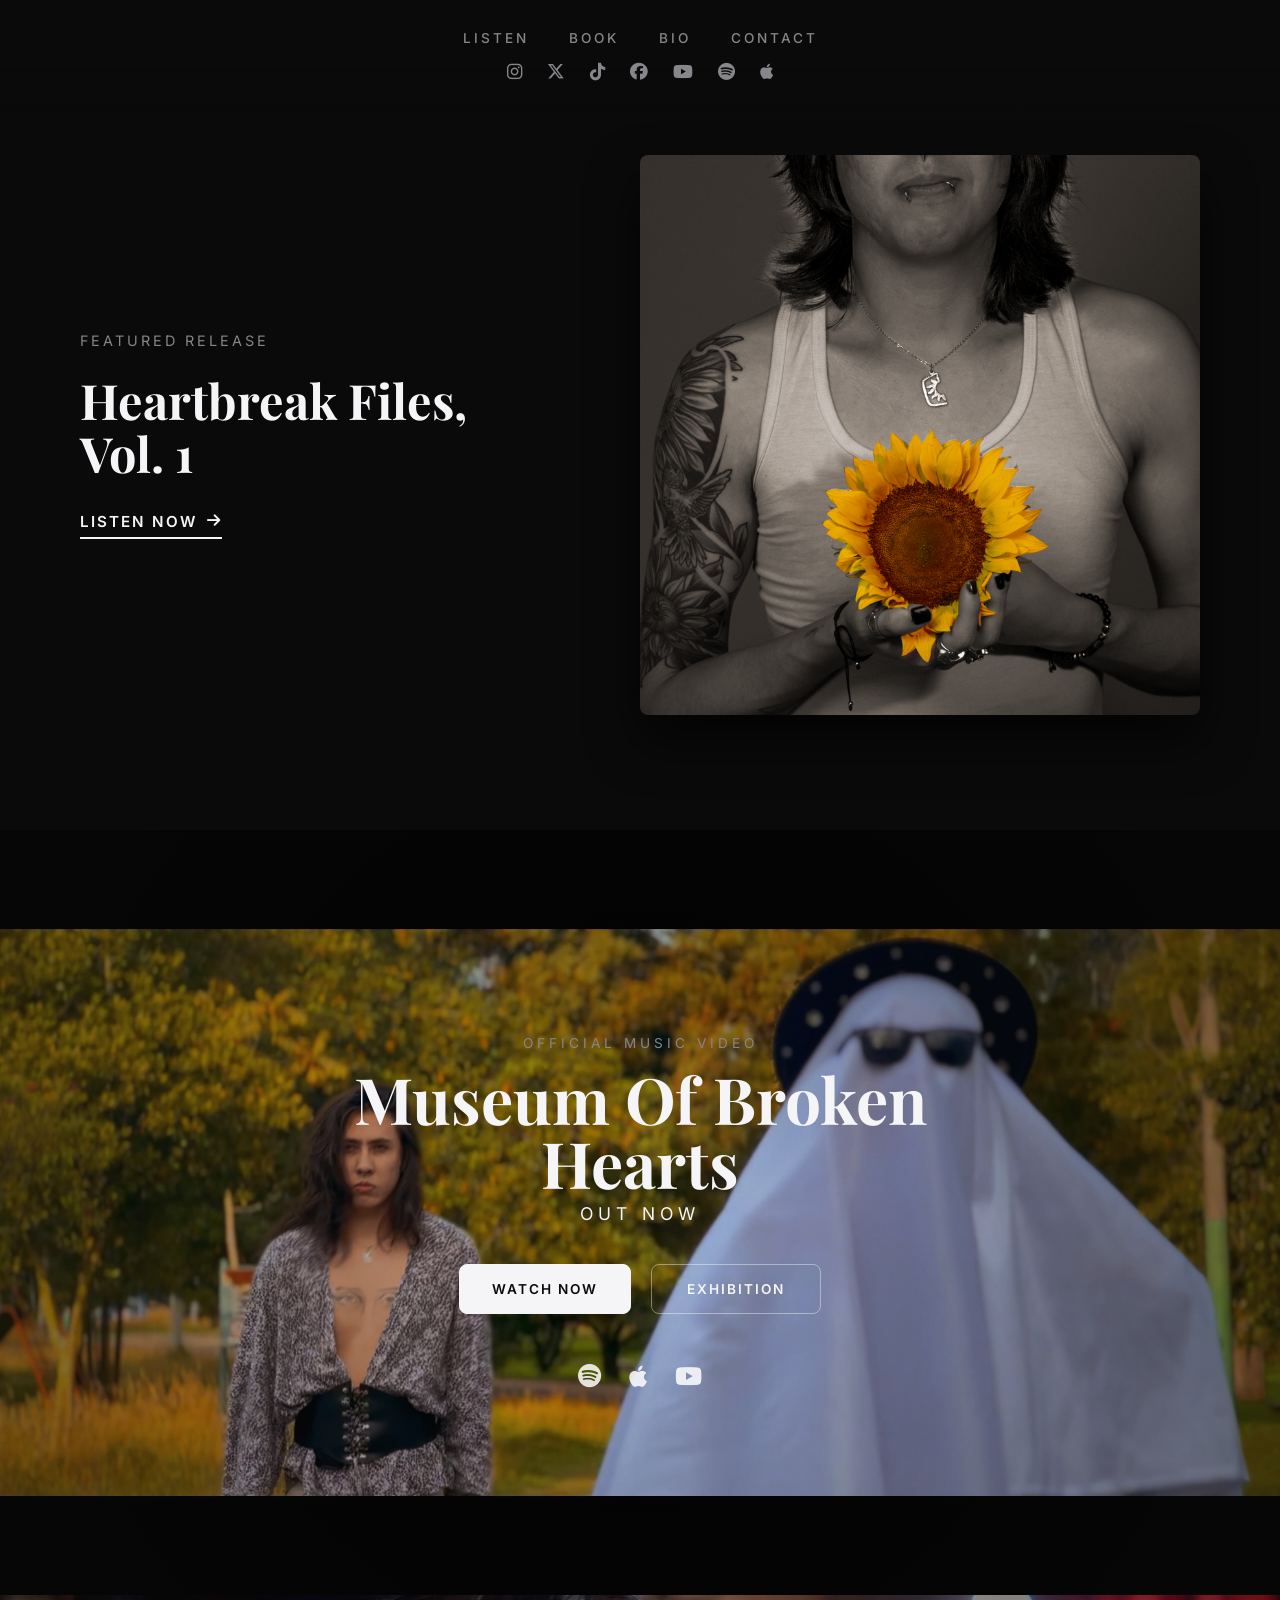
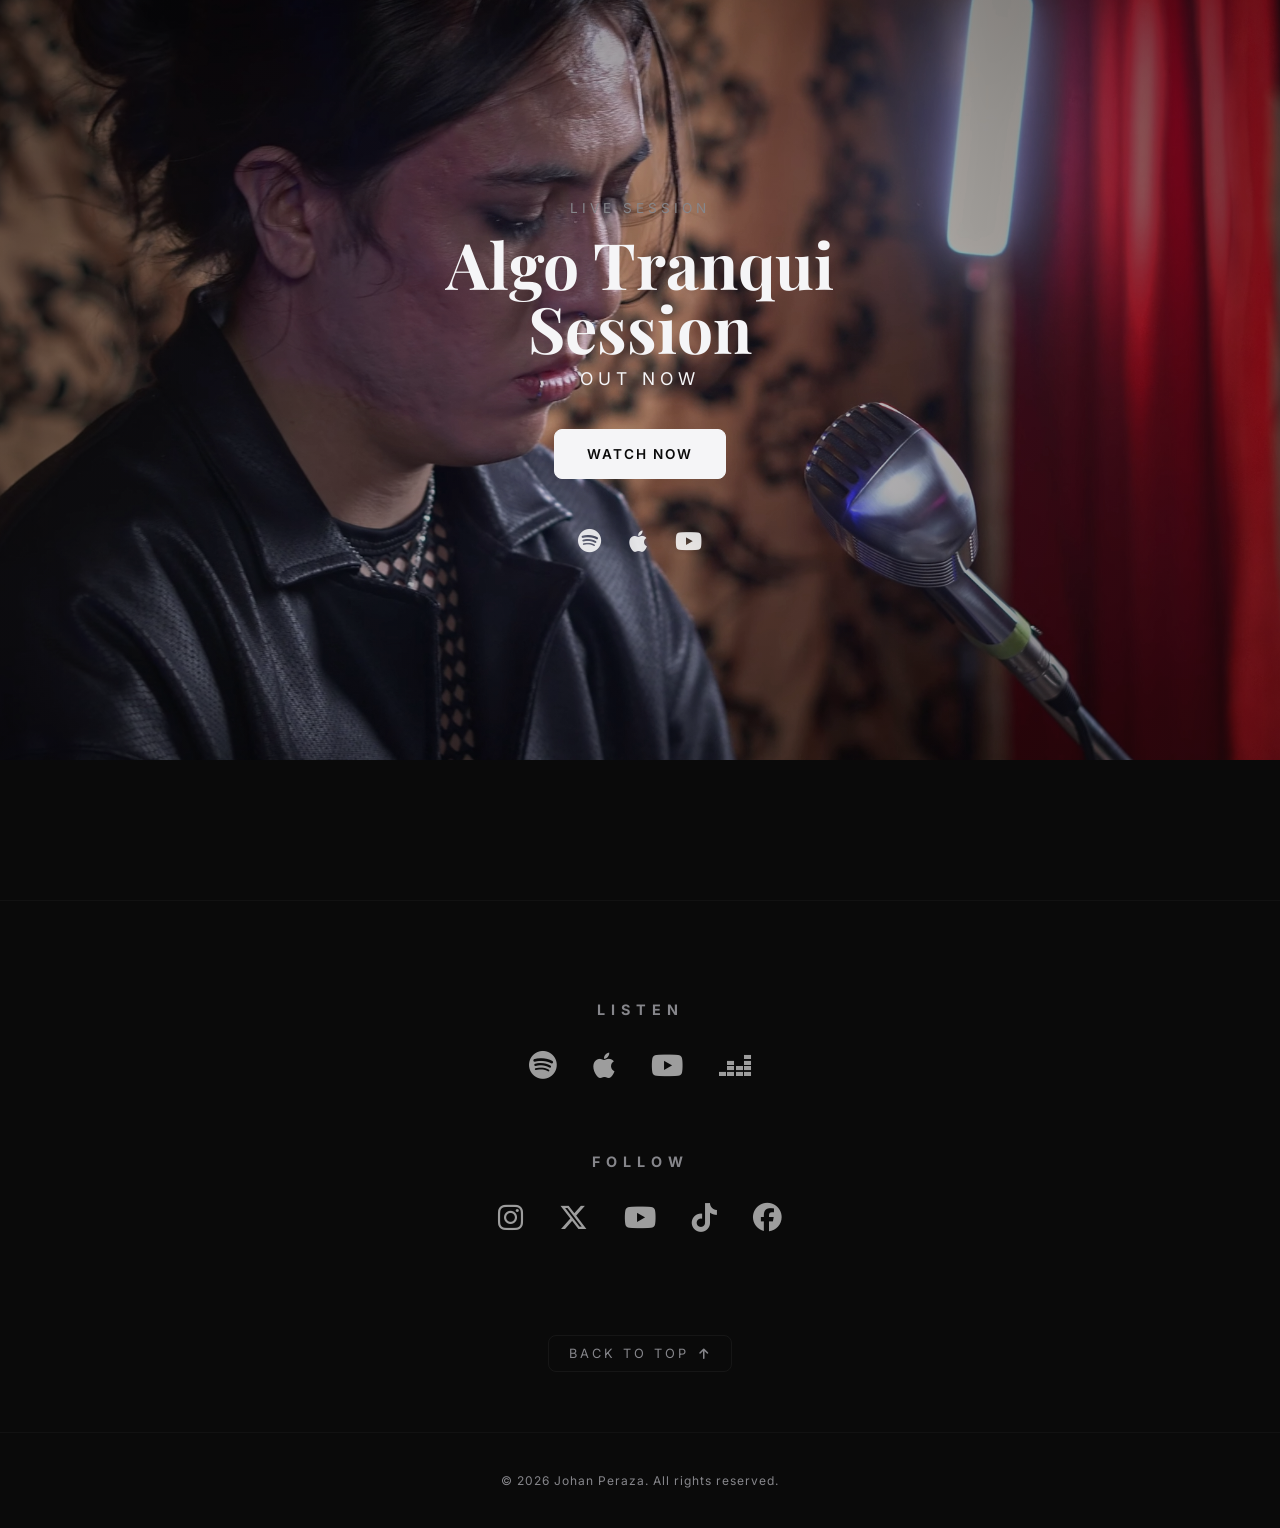
<file: index.html>
<!DOCTYPE html>
<html lang="en-GB">

<head>
    <meta charset="UTF-8">
    <meta name="viewport" content="width=device-width, initial-scale=1.0">
    <title>Johan Peraza | Official Platform</title>

    <meta name="description"
        content="Official website of music artist Johan Peraza. Exploration of alternative pop and rock sonic landscapes.">
    <meta name="author" content="Johan Peraza">

    <!-- Canonical URL -->
    <link rel="canonical" href="https://johanperaza.com/">

    <!-- Style Sheets -->
    <link rel="stylesheet" href="https://cdnjs.cloudflare.com/ajax/libs/font-awesome/6.5.1/css/all.min.css">
    <link rel="stylesheet" href="variables.css">
    <link rel="stylesheet" href="master-style.css">

    <!-- Favicon -->
    <link rel="icon" type="image/x-icon" href="assets/sunflower.png">

    <!-- Structured Data (JSON-LD) -->
    <script type="application/ld+json">
    {
        "@context": "https://schema.org",
        "@type": "MusicGroup",
        "name": "Johan Peraza",
        "genre": ["Alternative Pop", "Alternative Rock"],
        "description": "Music artist and singer-songwriter based in Bogotá, Colombia. Writing and producing independent alternative pop and rock music.",
        "url": "https://johanperaza.com",
        "sameAs": [
        "https://www.instagram.com/johanperazaofficial/",
        "https://www.youtube.com/@johanperazaofficial",
        "https://www.tiktok.com/@johanperazaofficial",
        "https://www.facebook.com/johanperazaofficial",
        "https://open.spotify.com/artist/5I8siYDyOpzkma70r566GP",
        "https://music.apple.com/co/artist/johan-peraza/1617756824",
        "https://x.com/JohanPeraza07"
    ],
        "track": [
        {
        "@type": "MusicRecording",
        "name": "Heartbreak Files, Vol. 1",
        "url": "https://johanperaza.com/ep/index.html",
        "inAlbum": {
            "@type": "MusicAlbum",
            "name": "Heartbreak Files, Vol. 1"
        }
        }
    ],
    "subjectOf": [
        {
        "@type": "VideoObject",
        "name": "Johan Peraza - Museum Of Broken Hearts (Official Music Video)",
        "description": "Official Music Video of Museum Of Broken Hearts by Johan Peraza.",
        "thumbnailUrl": "https://johanperaza.com/assets/images/frame_museum.jpg",
        "uploadDate": "2025-08-07",
        "embedUrl": "https://www.youtube.com/embed/zFwGD-oG84o"
        }
    ]
    }
    </script>

    <!-- Open Graph Metadata -->
    <meta property="og:title" content="Johan Peraza | Official Website">
    <meta property="og:description"
        content="Official platform of alternative pop/rock songwriter and producer Johan Peraza. Stream 'Heartbreak Files, Vol. 1' now.">
    <meta property="og:image"
        content="https://johanperaza.com/assets/images/photos/johan-peraza-photoshoot-music-artist-singer-01.jpg">
    <meta property="og:image:alt" content="Johan Peraza Official Platform Cover">
    <meta property="og:url" content="https://johanperaza.com">
    <meta property="og:type" content="website">

    <!-- Twitter Card Metadata -->
    <meta name="twitter:card" content="summary_large_image">
    <meta name="twitter:title" content="Johan Peraza | Official Website">
    <meta name="twitter:description"
        content="Official platform of alternative pop/rock songwriter Johan Peraza. Stream 'Heartbreak Files, Vol. 1' now.">
    <meta name="twitter:image"
        content="https://johanperaza.com/assets/images/photos/johan-peraza-photoshoot-music-artist-singer-26.jpg">
</head>

<body>

    <!-- Primary Navigation -->
    <nav class="site-navigation" aria-label="Main Navigation">
        <div class="nav-desktop-container">
            <div class="nav-row-sections">
                <a href="listen/" target="_blank" class="nav-link">Listen</a>
                <a href="book/" class="nav-link">Book</a>
                <a href="bio/" class="nav-link">Bio</a>
                <a href="contact/" class="nav-link">Contact</a>
            </div>

            <div class="nav-row-socials">
                <a href="https://www.instagram.com/johanperazaofficial/" target="_blank" rel="noopener"
                    class="social-link" aria-label="Instagram">
                    <i class="fa-brands fa-instagram"></i>
                </a>

                <a href="https://x.com/JohanPeraza07" target="_blank" rel="noopener" class="social-link" aria-label="X">
                    <i class="fa-brands fa-x-twitter"></i>
                </a>
                <a href="https://www.tiktok.com/@johanperazaofficial" target="_blank" rel="noopener" class="social-link"
                    aria-label="TikTok">
                    <i class="fa-brands fa-tiktok"></i>
                </a>
                <a href="https://www.facebook.com/johanperazaofficial" target="_blank" rel="noopener"
                    class="social-link" aria-label="Facebook">
                    <i class="fa-brands fa-facebook"></i>
                </a>
                <a href="https://www.youtube.com/@johanperazaofficial" target="_blank" rel="noopener"
                    class="social-link" aria-label="YouTube">
                    <i class="fa-brands fa-youtube"></i>
                </a>
                <a href="https://open.spotify.com/artist/5I8siYDyOpzkma70r566GP" target="_blank" rel="noopener"
                    class="social-link" aria-label="Spotify">
                    <i class="fa-brands fa-spotify"></i>
                </a>
                <a href="https://music.apple.com/co/artist/johan-peraza/1617756824" target="_blank" rel="noopener"
                    class="social-link" aria-label="Apple Music">
                    <i class="fa-brands fa-apple"></i>
                </a>
            </div>
        </div>
    </nav>

    <!-- Mobile Navigation Trigger -->
    <div class="nav-trigger-container">
        <button class="menu-toggle-btn" aria-expanded="false" aria-label="Toggle Menu" id="menu-button">
            <span class="hamburger-bar"></span>
            <span class="hamburger-bar"></span>
            <span class="hamburger-bar"></span>
        </button>
    </div>

    <!-- Mobile Navigation Panel -->
    <div class="nav-sidebar-panel" id="fullscreen-menu" aria-hidden="true">
        <div class="sidebar-content-wrapper">

            <ul class="sidebar-menu-links">
                <li><a href="listen/" target="_blank" class="sidebar-link">Listen</a></li>
                <li><a href="book/" class="sidebar-link">Book</a></li>
                <li><a href="bio/" class="sidebar-link">Bio</a></li>
                <li><a href="contact/" class="sidebar-link">Contact</a></li>
            </ul>

            <div class="sidebar-socials-row">
                <a href="https://www.instagram.com/johanperazaofficial/" target="_blank" rel="noopener"
                    class="sidebar-social-icon" aria-label="Instagram">
                    <i class="fa-brands fa-instagram"></i>
                </a>

                <a href="https://x.com/JohanPeraza07" target="_blank" rel="noopener" class="sidebar-social-icon"
                    aria-label="X">
                    <i class="fa-brands fa-x-twitter"></i>
                </a>
                <a href="https://www.tiktok.com/@johanperazaofficial" target="_blank" rel="noopener"
                    class="sidebar-social-icon" aria-label="TikTok">
                    <i class="fa-brands fa-tiktok"></i>
                </a>
                <a href="https://www.facebook.com/johanperazaofficial" target="_blank" rel="noopener"
                    class="sidebar-social-icon" aria-label="Facebook">
                    <i class="fa-brands fa-facebook"></i>
                </a>
                <a href="https://www.youtube.com/@johanperazaofficial" target="_blank" rel="noopener"
                    class="sidebar-social-icon" aria-label="YouTube">
                    <i class="fa-brands fa-youtube"></i>
                </a>
                <a href="https://open.spotify.com/artist/5I8siYDyOpzkma70r566GP" target="_blank" rel="noopener"
                    class="sidebar-social-icon" aria-label="Spotify">
                    <i class="fa-brands fa-spotify"></i>
                </a>
                <a href="https://music.apple.com/co/artist/johan-peraza/1617756824" target="_blank" rel="noopener"
                    class="sidebar-social-icon" aria-label="Apple Music">
                    <i class="fa-brands fa-apple"></i>
                </a>
            </div>

        </div>
    </div>

    <!-- Main Portal Content -->
    <main class="main-portal">

        <!-- Featured Release Hero Section -->
        <section class="hero-split">

            <div class="hero-split__left">
                <div class="hero-split__content">
                    <span class="hero-split__subtitle">Featured Release</span>
                    <a href="ep/index.html" class="hero-split__link-title">Heartbreak Files, Vol. 1</a>
                    <a href="ep/index.html" class="hero-split__link-action">Listen Now <i
                            class="fa-solid fa-arrow-right"></i></a>
                </div>
            </div>

            <div class="hero-split__right">
                <a href="ep/index.html" class="hero-split__cover-wrapper"
                    style="display: block; text-decoration: none;">
                    <img class="hero-split__cover-img" src="assets/images/cover_art_heartbreak_files.png"
                        alt="Featured Release Cover Heartbreak Files: Vol. 1">
                </a>
            </div>

        </section>

        <!-- Video Promo 01: Museum Of Broken Hearts -->
        <section class="video-promo">

            <a href="https://youtu.be/zFwGD-oG84o" target="_blank" rel="noopener" class="video-promo__bg-link"
                aria-label="Watch Museum Of Broken Hearts music video on YouTube">
                <div class="video-promo__bg-wrapper">
                    <img class="video-promo__bg-img" src="assets/images/frame_museum.jpg"
                        alt="Museum Of Broken Hearts Video Scene">
                    <div class="video-promo__overlay"></div>
                </div>
            </a>

            <div class="video-promo__content">
                <span class="video-promo__tag">Official Music Video</span>
                <h2 class="video-promo__title">Museum Of Broken Hearts</h2>
                <p class="video-promo__subtitle">Out Now</p>

                <div class="video-promo__actions">
                    <a href="https://youtu.be/zFwGD-oG84o" target="_blank" rel="noopener"
                        class="promo-btn promo-btn--primary">
                        <span>Watch Now</span>
                    </a>
                    <a href="listen/museum-of-broken-hearts.html" class="promo-btn promo-btn--secondary">
                        <span>Exhibition</span>
                    </a>
                </div>

                <div class="video-promo__platforms">
                    <a href="https://open.spotify.com/artist/5I8siYDyOpzkma70r566GP" target="_blank" rel="noopener"
                        class="platform-icon-link" aria-label="Spotify">
                        <i class="fa-brands fa-spotify"></i>
                    </a>
                    <a href="https://music.apple.com/co/artist/johan-peraza/1617756824" target="_blank" rel="noopener"
                        class="platform-icon-link" aria-label="Apple Music">
                        <i class="fa-brands fa-apple"></i>
                    </a>
                    <a href="https://www.youtube.com/@johanperazaofficial" target="_blank" rel="noopener"
                        class="platform-icon-link" aria-label="YouTube Music">
                        <i class="fa-brands fa-youtube"></i>
                    </a>

                </div>
            </div>

        </section>

        <!-- Video Promo 02: Algo Tranqui Session -->
        <section class="video-promo">

            <a href="https://youtu.be/XussOoOZJQY" target="_blank" rel="noopener" class="video-promo__bg-link"
                aria-label="Watch Algo Tranqui Session on YouTube">
                <div class="video-promo__bg-wrapper">
                    <img class="video-promo__bg-img" src="assets/images/frame_algotranqui.jpg"
                        alt="Algo Tranqui Session Video Scene">
                    <div class="video-promo__overlay"></div>
                </div>
            </a>

            <div class="video-promo__content">
                <span class="video-promo__tag">Live Session</span>
                <h2 class="video-promo__title">Algo Tranqui Session</h2>
                <p class="video-promo__subtitle">Out Now</p>

                <div class="video-promo__actions">
                    <a href="https://youtu.be/XussOoOZJQY" target="_blank" rel="noopener"
                        class="promo-btn promo-btn--primary">
                        <span>Watch Now</span>
                    </a>
                </div>

                <div class="video-promo__platforms">
                    <a href="https://open.spotify.com/artist/5I8siYDyOpzkma70r566GP" target="_blank" rel="noopener"
                        class="platform-icon-link" aria-label="Spotify">
                        <i class="fa-brands fa-spotify"></i>
                    </a>
                    <a href="https://music.apple.com/co/artist/johan-peraza/1617756824" target="_blank" rel="noopener"
                        class="platform-icon-link" aria-label="Apple Music">
                        <i class="fa-brands fa-apple"></i>
                    </a>
                    <a href="https://www.youtube.com/@johanperazaofficial" target="_blank" rel="noopener"
                        class="platform-icon-link" aria-label="YouTube Music">
                        <i class="fa-brands fa-youtube"></i>
                    </a>
                </div>
            </div>

        </section>

    </main>

    <!-- Closing Portal Section -->
    <section class="closing-portal">
        <div class="closing-container">

            <div class="closing-block">
                <h3 class="closing-title">Listen</h3>
                <div class="closing-icons-grid">
                    <a href="https://open.spotify.com/artist/5I8siYDyOpzkma70r566GP" target="_blank" rel="noopener"
                        class="closing-icon-link" aria-label="Spotify">
                        <i class="fa-brands fa-spotify"></i>
                    </a>
                    <a href="https://music.apple.com/co/artist/johan-peraza/1617756824" target="_blank" rel="noopener"
                        class="closing-icon-link" aria-label="Apple Music">
                        <i class="fa-brands fa-apple"></i>
                    </a>
                    <a href="https://www.youtube.com/@johanperazaofficial" target="_blank" rel="noopener"
                        class="closing-icon-link" aria-label="YouTube Music">
                        <i class="fa-brands fa-youtube"></i>
                    </a>

                    <a href="https://www.deezer.com/en/artist/165800547" target="_blank" rel="noopener"
                        class="closing-icon-link" aria-label="deezer">
                        <i class="fa-brands fa-deezer"></i>
                    </a>
                </div>
            </div>

            <div class="closing-block">
                <h3 class="closing-title">Follow</h3>
                <div class="closing-icons-grid">
                    <a href="https://www.instagram.com/johanperazaofficial/" target="_blank" rel="noopener"
                        class="closing-icon-link" aria-label="Instagram">
                        <i class="fa-brands fa-instagram"></i>
                    </a>

                    <a href="https://x.com/JohanPeraza07" target="_blank" rel="noopener" class="closing-icon-link"
                        aria-label="X">
                        <i class="fa-brands fa-x-twitter"></i>
                    </a>
                    <a href="https://www.youtube.com/@johanperazaofficial" target="_blank" rel="noopener"
                        class="closing-icon-link" aria-label="YouTube">
                        <i class="fa-brands fa-youtube"></i>
                    </a>
                    <a href="https://www.tiktok.com/@johanperazaofficial" target="_blank" rel="noopener"
                        class="closing-icon-link" aria-label="TikTok">
                        <i class="fa-brands fa-tiktok"></i>
                    </a>
                    <a href="https://www.facebook.com/johanperazaofficial" target="_blank" rel="noopener"
                        class="closing-icon-link" aria-label="Facebook">
                        <i class="fa-brands fa-facebook"></i>
                    </a>
                </div>
            </div>

            <div class="back-to-top-container">
                <button class="back-to-top-btn" id="backToTopBtn" aria-label="Scroll back to top">
                    Back to Top <i class="fa-solid fa-arrow-up"></i>
                </button>
            </div>

        </div>
    </section>

    <!-- Site Footer -->
    <footer class="site-footer">
        <p class="copyright-notice">© 2026 Johan Peraza. All rights reserved.</p>
    </footer>

    <!-- Global Navigation Script -->
    <script src="navigation.js"></script>

</body>

</html>
</file>
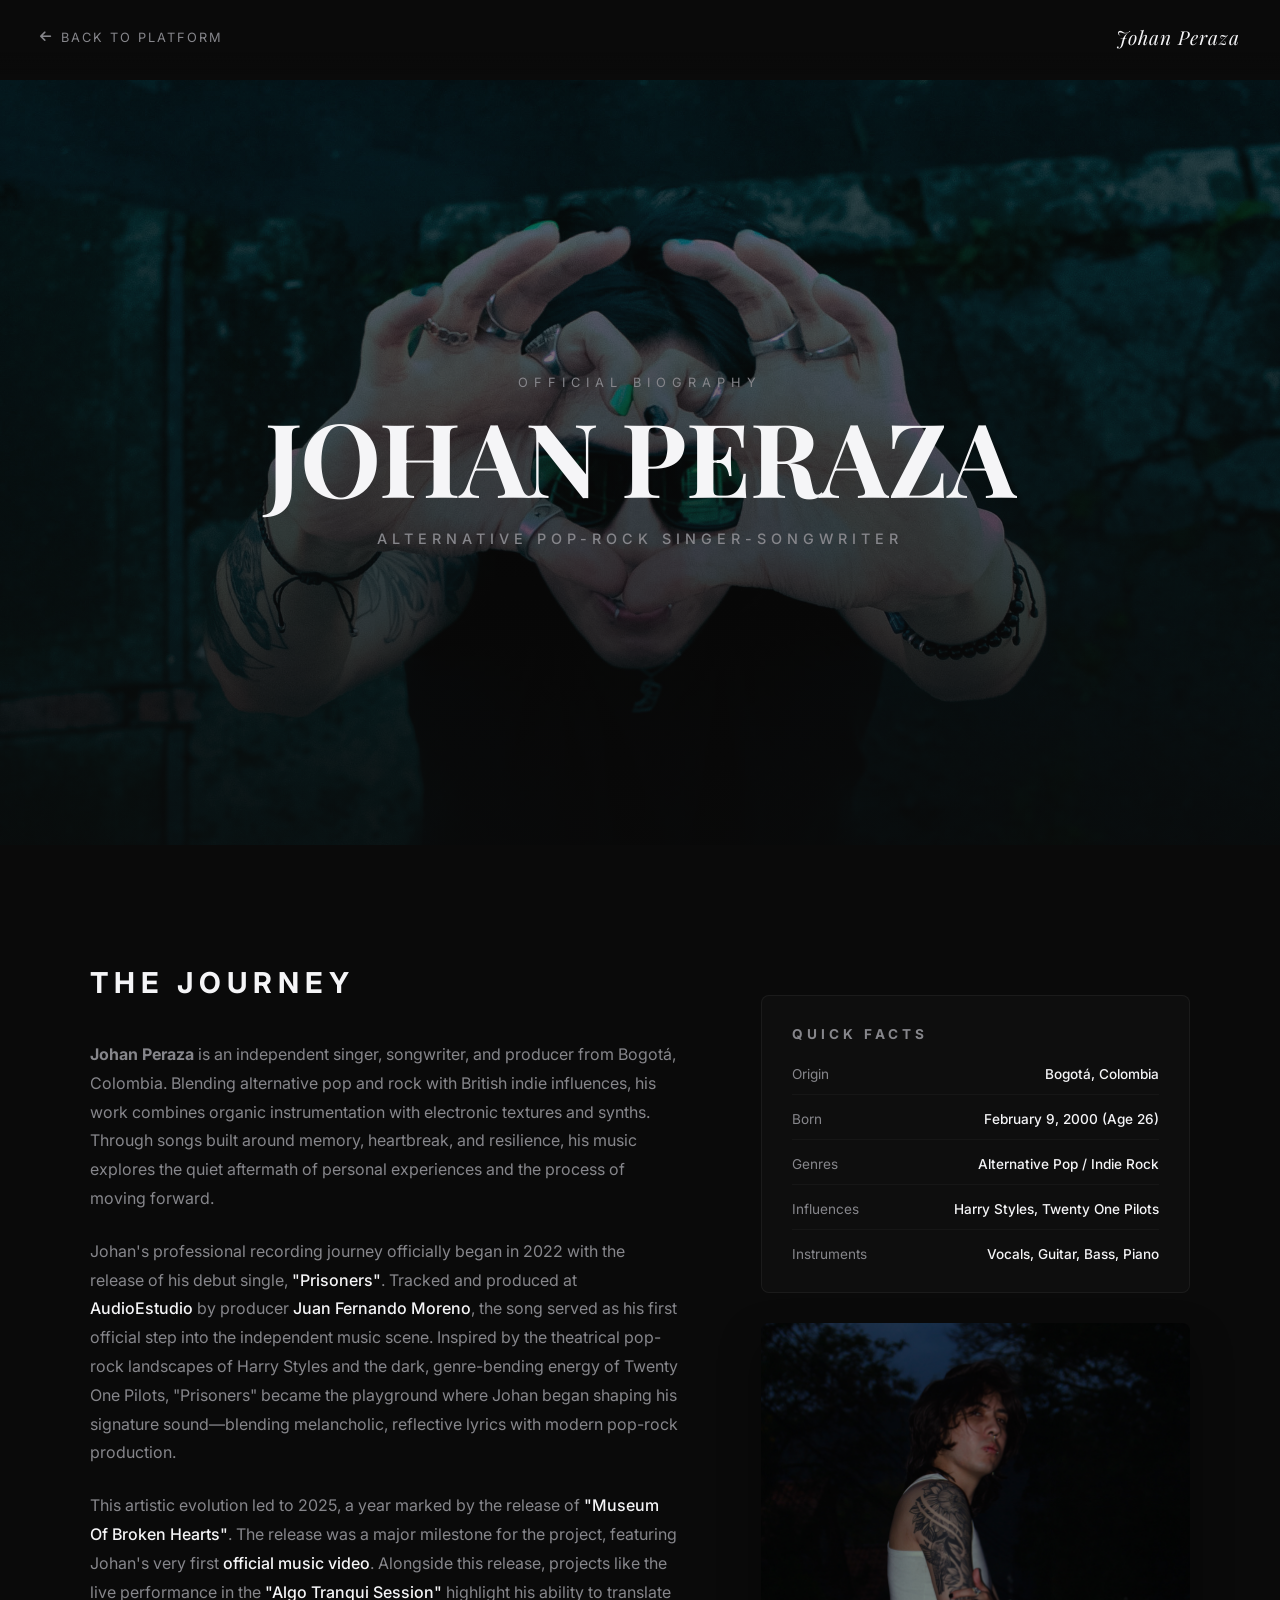
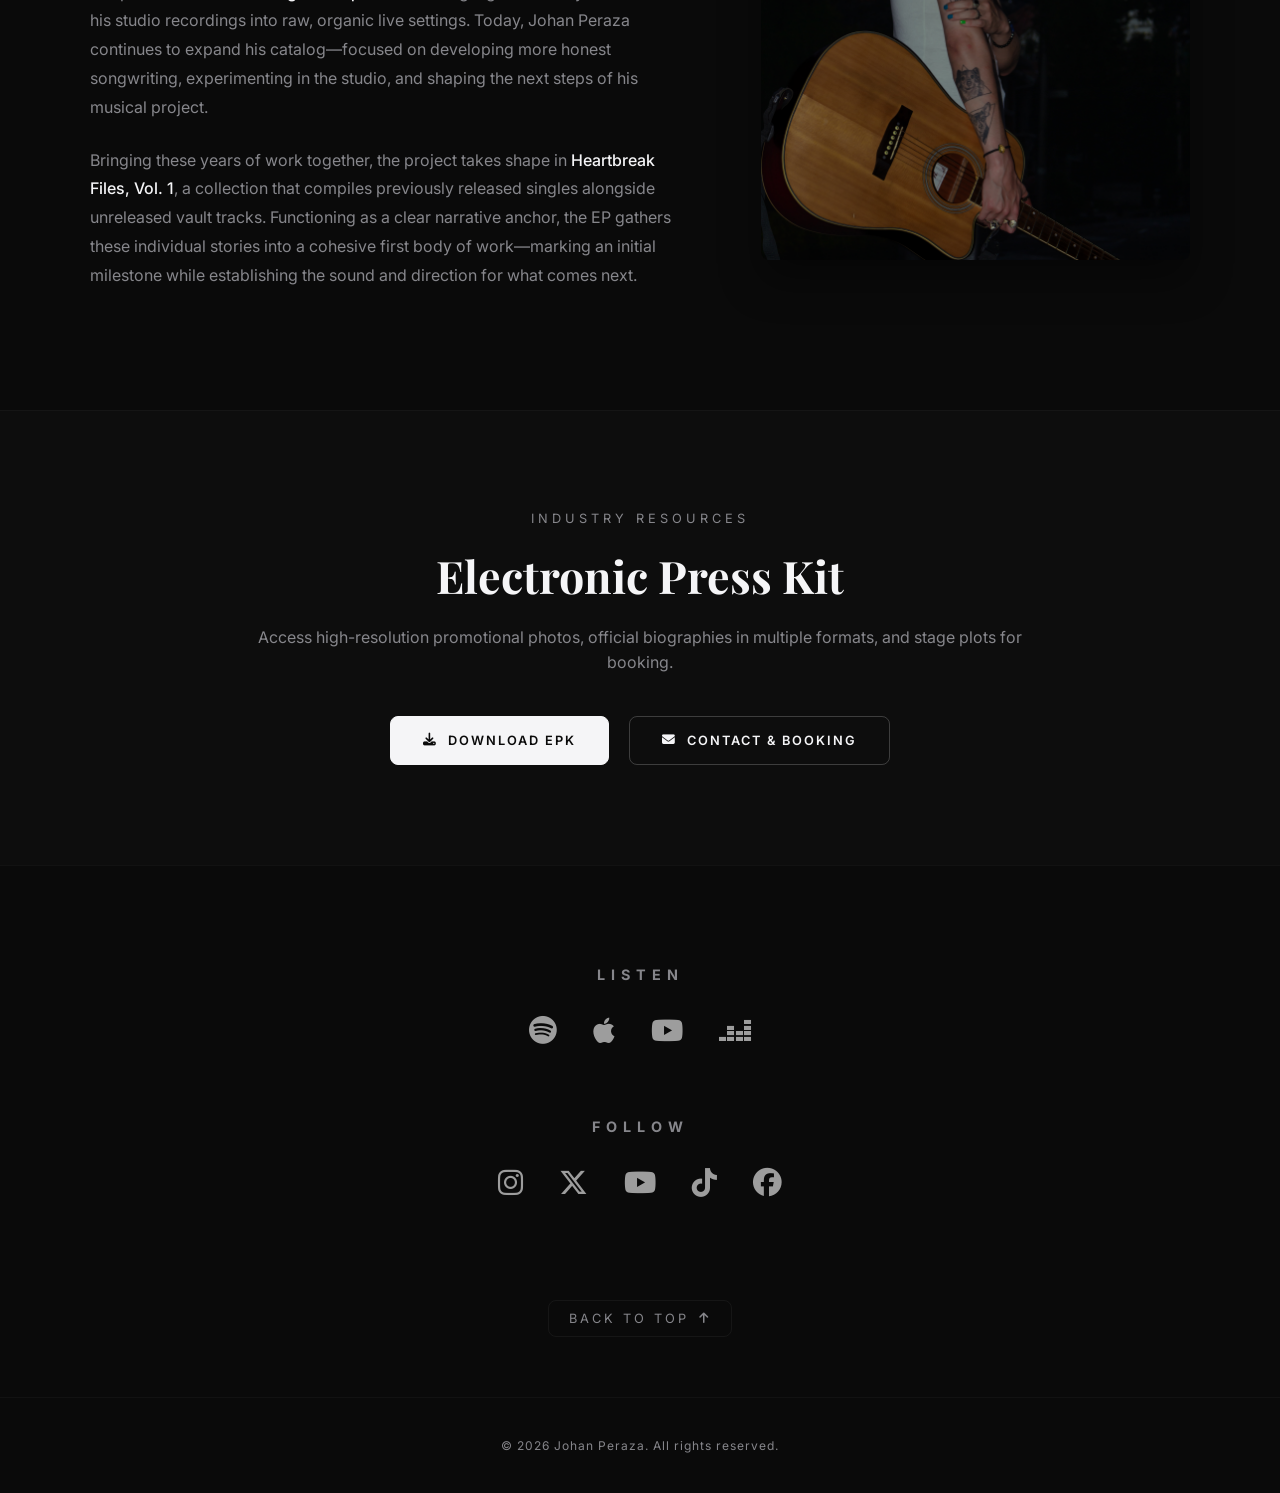
<file: bio/index.html>
<!DOCTYPE html>
<html lang="en-GB">

<head>
    <meta charset="UTF-8">
    <meta name="viewport" content="width=device-width, initial-scale=1.0">
    <title>Bio | Johan Peraza Official</title>

    <meta name="description"
        content="The official journey, artistic identity, and electronic press kit of alternative pop/rock artist Johan Peraza.">
    <meta name="author" content="Johan Peraza">

    <!-- Canonical URL -->
    <link rel="canonical" href="https://johanperaza.com/bio/">

    <!-- Stylesheets & Fonts -->
    <link rel="stylesheet" href="https://cdnjs.cloudflare.com/ajax/libs/font-awesome/6.5.1/css/all.min.css">
    <link rel="stylesheet" href="../variables.css">
    <link rel="stylesheet" href="../master-style.css">

    <!-- Favicon -->
    <link rel="icon" type="image/x-icon" href="../assets/sunflower.png">

    <!-- Structured Data (JSON-LD) -->
    <script type="application/ld+json">
    {
    "@context": "https://schema.org",
    "@type": "MusicGroup",
    "name": "Johan Peraza",
    "genre": ["Alternative Pop", "Alternative Rock"],
    "description": "Music artist and singer-songwriter based in Bogotá, Colombia. Writing and producing independent alternative pop and rock music.",
    "url": "https://johanperaza.com",
    "sameAs": [
        "https://www.instagram.com/johanperazaofficial/",
        "https://www.youtube.com/@johanperazaofficial",
        "https://www.tiktok.com/@johanperazaofficial",
        "https://www.facebook.com/johanperazaofficial",
        "https://open.spotify.com/artist/5I8siYDyOpzkma70r566GP",
        "https://music.apple.com/co/artist/johan-peraza/1617756824",
        "https://x.com/JohanPeraza07"
    ],
    "track": [
        {
        "@type": "MusicRecording",
        "name": "Heartbreak Files, Vol. 1",
        "url": "https://johanperaza.com/ep/index.html",
        "inAlbum": {
            "@type": "MusicAlbum",
            "name": "Heartbreak Files, Vol. 1"
        }
        }
    ],
    "subjectOf": [
        {
        "@type": "VideoObject",
        "name": "Johan Peraza - Museum Of Broken Hearts (Official Music Video)",
        "description": "Official Music Video of Museum Of Broken Hearts by Johan Peraza.",
        "thumbnailUrl": "https://johanperaza.com/assets/images/frame_museum.jpg",
        "uploadDate": "2025-08-07", 
        "embedUrl": "https://www.youtube.com/embed/zFwGD-oG84o"
        }
    ]
    }
    </script>

    <!-- Open Graph Metadata -->
    <meta property="og:title" content="Johan Peraza | Biography & Press Kit">
    <meta property="og:description"
        content="The official creative journey, music history, and electronic press kit of alternative pop/rock artist Johan Peraza.">
    <meta property="og:image"
        content="https://johanperaza.com/assets/images/photos/johan-peraza-photoshoot-music-artist-singer-26.jpg">
    <meta property="og:image:alt" content="Johan Peraza Official Portrait">
    <meta property="og:url" content="https://johanperaza.com/bio/">
    <meta property="og:type" content="profile">
    <meta property="og:profile:first_name" content="Johan">
    <meta property="og:profile:last_name" content="Peraza">
    <meta property="og:profile:username" content="johanperazaofficial">

    <!-- Twitter Card Metadata -->
    <meta name="twitter:card" content="summary_large_image">
    <meta name="twitter:title" content="Johan Peraza | Biography & Press Kit">
    <meta name="twitter:description"
        content="Explore the official history, music releases, and electronic press kit of Johan Peraza.">
    <meta name="twitter:image"
        content="https://johanperaza.com/assets/images/photos/johan-peraza-photoshoot-music-artist-singer-26.jpg">
</head>

<body class="bio-page-render">

    <!-- Subpage Navigation Bar -->
    <nav class="bio-nav" aria-label="Biography Navigation">
        <div class="bio-nav-container">
            <a href="#" class="bio-nav-back" id="bioBackBtn">
                <i class="fa-solid fa-arrow-left"></i> Back to Platform
            </a>
            <a href="../index.html" class="bio-nav-brand" style="text-decoration: none;">Johan Peraza</a>
        </div>
    </nav>

    <main class="bio-main-wrapper">

        <!-- Act 1: Hero Visual & Pitch -->
        <section class="bio-hero">
            <div class="bio-hero__bg">
                <img src="../assets/images/photos/johan-peraza-photoshoot-music-artist-singer-26.jpg"
                    alt="Johan Peraza Portrait">
                <div class="bio-hero__overlay"></div>
            </div>
            <div class="bio-hero__content" style="max-width: 900px;">
                <span class="bio-hero__tag" style="letter-spacing: 6px; margin-bottom: 15px;">Official Biography</span>

                <h1
                    style="font-family: var(--font-display); font-size: clamp(3.5rem, 8vw, 6.5rem); font-weight: 700; line-height: 1; text-transform: uppercase; letter-spacing: -1px; margin: 0; color: var(--text-primary);">
                    Johan Peraza
                </h1>

                <p
                    style="font-family: var(--font-body); font-size: clamp(0.75rem, 1.5vw, 0.9rem); color: var(--text-muted); letter-spacing: 5px; text-transform: uppercase; margin-top: 20px; font-weight: 500; line-height: 1.6;">
                    Alternative Pop-Rock Singer-Songwriter
                </p>
            </div>
        </section>

        <!-- Act 2: Storytelling & Technical Facts -->
        <section class="bio-journey">
            <div class="bio-journey__container">

                <!-- Left Column: Storytelling -->
                <div class="bio-journey__text-col">
                    <h2 class="bio-journey__title">The Journey</h2>

                    <p class="bio-journey__paragraph">
                        <strong>Johan Peraza</strong> is an independent singer, songwriter, and producer from Bogotá,
                        Colombia. Blending alternative pop and rock with British indie influences, his work combines
                        organic instrumentation with electronic textures and synths. Through songs built around memory,
                        heartbreak, and resilience, his music explores the quiet aftermath of personal experiences and
                        the process of moving forward.
                    </p>

                    <p class="bio-journey__paragraph">
                        Johan's professional recording journey officially began in 2022 with the release of his debut
                        single,
                        <a href="https://open.spotify.com/track/39tRkH5F4JIjM9RWSZOS8r?si=4a74144e008848ee"
                            target="_blank" rel="noopener"
                            style="color: var(--text-primary); font-weight: 500; text-decoration: none; border-bottom: 1px solid transparent; transition: var(--transition-clean);"
                            onmouseover="this.style.borderColor='var(--text-primary)'"
                            onmouseout="this.style.borderColor='transparent'">"Prisoners"</a>.
                        Tracked and produced at
                        <a href="https://www.instagram.com/audioestudiocol/" target="_blank" rel="noopener"
                            style="color: var(--text-primary); font-weight: 500; text-decoration: none; border-bottom: 1px solid transparent; transition: var(--transition-clean);"
                            onmouseover="this.style.borderColor='var(--text-primary)'"
                            onmouseout="this.style.borderColor='transparent'">AudioEstudio</a>
                        by producer
                        <a href="https://www.instagram.com/juanmoreno.productor" target="_blank" rel="noopener"
                            style="color: var(--text-primary); font-weight: 500; text-decoration: none; border-bottom: 1px solid transparent; transition: var(--transition-clean);"
                            onmouseover="this.style.borderColor='var(--text-primary)'"
                            onmouseout="this.style.borderColor='transparent'">Juan Fernando Moreno</a>,
                        the song served as his first official step into the independent music scene. Inspired by the
                        theatrical pop-rock landscapes of Harry Styles and the dark, genre-bending energy of Twenty One
                        Pilots, "Prisoners" became the playground where Johan began shaping his signature sound—blending
                        melancholic, reflective lyrics with modern pop-rock production.
                    </p>

                    <p class="bio-journey__paragraph">
                        This artistic evolution led to 2025, a year marked by the release of
                        <a href="https://youtu.be/zFwGD-oG84o" target="_blank" rel="noopener"
                            style="color: var(--text-primary); font-weight: 500; text-decoration: none; border-bottom: 1px solid transparent; transition: var(--transition-clean);"
                            onmouseover="this.style.borderColor='var(--text-primary)'"
                            onmouseout="this.style.borderColor='transparent'">"Museum Of Broken Hearts"</a>.
                        The release was a major milestone for the project, featuring Johan's very first
                        <a href="https://youtu.be/zFwGD-oG84o" target="_blank" rel="noopener"
                            style="color: var(--text-primary); font-weight: 500; text-decoration: none; border-bottom: 1px solid transparent; transition: var(--transition-clean);"
                            onmouseover="this.style.borderColor='var(--text-primary)'"
                            onmouseout="this.style.borderColor='transparent'">official music video</a>.
                        Alongside this release, projects like the live performance in the
                        <a href="https://youtu.be/XussOoOZJQY" target="_blank" rel="noopener"
                            style="color: var(--text-primary); font-weight: 500; text-decoration: none; border-bottom: 1px solid transparent; transition: var(--transition-clean);"
                            onmouseover="this.style.borderColor='var(--text-primary)'"
                            onmouseout="this.style.borderColor='transparent'">"Algo Tranqui Session"</a>
                        highlight his ability to translate his studio recordings into raw, organic live settings. Today,
                        Johan Peraza continues to expand his catalog—focused on developing more honest songwriting,
                        experimenting in the studio, and shaping the next steps of his musical project.
                    </p>

                    <p class="bio-journey__paragraph">

                        Bringing these years of work together, the project takes shape in
                        <a href="https://open.spotify.com/album/5uu2sRT1FI6rHsexuimDdQ?si=lG8AUQzmSxGCmHmbhLZMyg"
                            target="_blank" rel="noopener"
                            style="color: var(--text-primary); font-weight: 500; text-decoration: none; border-bottom: 1px solid transparent; transition: var(--transition-clean);"
                            onmouseover="this.style.borderColor='var(--text-primary)'"
                            onmouseout="this.style.borderColor='transparent'">Heartbreak Files, Vol. 1</a>,
                        a collection that compiles previously released singles alongside unreleased vault tracks.
                        Functioning as a clear narrative anchor, the EP gathers these individual stories into a
                        cohesive first body of work—marking an initial milestone while establishing the sound and
                        direction for what comes next.
                    </p>


                </div>

                <!-- Right Column: Quick Facts & Portrait -->
                <div class="bio-journey__fact-col">
                    <div class="bio-fact-card">
                        <h3 class="bio-fact-card__title">Quick Facts</h3>
                        <ul class="bio-fact-card__list">
                            <li>
                                <span class="fact-label">Origin</span>
                                <span class="fact-value">Bogotá, Colombia</span>
                            </li>
                            <li>
                                <span class="fact-label">Born</span>
                                <span class="fact-value" id="calculated-age" data-birth="2000-02-09">26 years old</span>
                            </li>
                            <li>
                                <span class="fact-label">Genres</span>
                                <span class="fact-value">Alternative Pop / Indie Rock</span>
                            </li>
                            <li>
                                <span class="fact-label">Influences</span>
                                <span class="fact-value">Harry Styles, Twenty One Pilots</span>
                            </li>
                            <li>
                                <span class="fact-label">Instruments</span>
                                <span class="fact-value">Vocals, Guitar, Bass, Piano</span>
                            </li>
                        </ul>
                    </div>

                    <div class="bio-journey__img-wrapper" style="position: relative; overflow: hidden;">
                        <a href="https://www.instagram.com/johanperazaofficial/" target="_blank" rel="noopener"
                            aria-label="Follow Johan Peraza on Instagram"
                            style="display: block; width: 100%; height: 100%;">
                            <img src="../assets/images/photos/johan-peraza-photoshoot-music-artist-singer-01.jpg"
                                alt="Johan Peraza Studio Session">

                            <div class="img-instagram-overlay">
                                <i class="fa-brands fa-instagram"></i>
                                <span>Follow on Instagram</span>
                            </div>
                        </a>
                    </div>
                </div>

            </div>
        </section>

        <!-- Act 3: Press Kit Resources -->
        <section class="bio-epk">
            <div class="bio-epk__container">
                <div class="bio-epk__content">
                    <span class="bio-epk__tag">Industry Resources</span>
                    <h2 class="bio-epk__title">Electronic Press Kit</h2>
                    <p class="bio-epk__subtitle">
                        Access high-resolution promotional photos, official biographies in multiple formats, and stage
                        plots for booking.
                    </p>

                    <div class="bio-epk__actions">
                        <a href="../assets/epk-johan-peraza.zip" download class="epk-btn epk-btn--primary">
                            <i class="fa-solid fa-download"></i> Download EPK
                        </a>
                        <a href="../contact/index.html" class="epk-btn epk-btn--secondary">
                            <i class="fa-solid fa-envelope"></i> Contact & Booking
                        </a>
                    </div>
                </div>
            </div>
        </section>

    </main>

    <!-- Closing Portal Section -->
    <section class="closing-portal">
        <div class="closing-container">

            <div class="closing-block">
                <h3 class="closing-title">Listen</h3>
                <div class="closing-icons-grid">
                    <a href="https://open.spotify.com/artist/5I8siYDyOpzkma70r566GP" target="_blank" rel="noopener"
                        class="closing-icon-link" aria-label="Spotify">
                        <i class="fa-brands fa-spotify"></i>
                    </a>
                    <a href="https://music.apple.com/co/artist/johan-peraza/1617756824" target="_blank" rel="noopener"
                        class="closing-icon-link" aria-label="Apple Music">
                        <i class="fa-brands fa-apple"></i>
                    </a>
                    <a href="https://www.youtube.com/@johanperazaofficial" target="_blank" rel="noopener"
                        class="closing-icon-link" aria-label="YouTube Music">
                        <i class="fa-brands fa-youtube"></i>
                    </a>
                    <a href="https://www.deezer.com/en/artist/165800547" target="_blank" rel="noopener"
                        class="closing-icon-link" aria-label="Deezer">
                        <i class="fa-brands fa-deezer"></i>
                    </a>
                </div>
            </div>

            <div class="closing-block">
                <h3 class="closing-title">Follow</h3>
                <div class="closing-icons-grid">
                    <a href="https://www.instagram.com/johanperazaofficial/" target="_blank" rel="noopener"
                        class="closing-icon-link" aria-label="Instagram">
                        <i class="fa-brands fa-instagram"></i>
                    </a>
                    <a href="https://x.com/JohanPeraza07" target="_blank" rel="noopener" class="closing-icon-link"
                        aria-label="X">
                        <i class="fa-brands fa-x-twitter"></i>
                    </a>
                    <a href="https://www.youtube.com/@johanperazaofficial" target="_blank" rel="noopener"
                        class="closing-icon-link" aria-label="YouTube">
                        <i class="fa-brands fa-youtube"></i>
                    </a>
                    <a href="https://www.tiktok.com/@johanperazaofficial" target="_blank" rel="noopener"
                        class="closing-icon-link" aria-label="TikTok">
                        <i class="fa-brands fa-tiktok"></i>
                    </a>
                    <a href="https://www.facebook.com/johanperazaofficial" target="_blank" rel="noopener"
                        class="closing-icon-link" aria-label="Facebook">
                        <i class="fa-brands fa-facebook"></i>
                    </a>
                </div>
            </div>

            <div class="back-to-top-container">
                <button class="back-to-top-btn" id="backToTopBtn" aria-label="Scroll back to top">
                    Back to Top <i class="fa-solid fa-arrow-up"></i>
                </button>
            </div>

        </div>
    </section>

    <!-- Site Footer -->
    <footer class="site-footer">
        <p class="copyright-notice">© 2026 Johan Peraza. All rights reserved.</p>
    </footer>

    <!-- Global Logic Script -->
    <script src="../navigation.js"></script>

    <!-- Contextual Back Button Handler -->
    <script>
        document.getElementById('bioBackBtn').addEventListener('click', (e) => {
            e.preventDefault();
            if (document.referrer && document.referrer.includes(window.location.hostname)) {
                window.history.back();
            } else {
                window.location.href = "../index.html";
            }
        });
    </script>
</body>

</html>
</file>
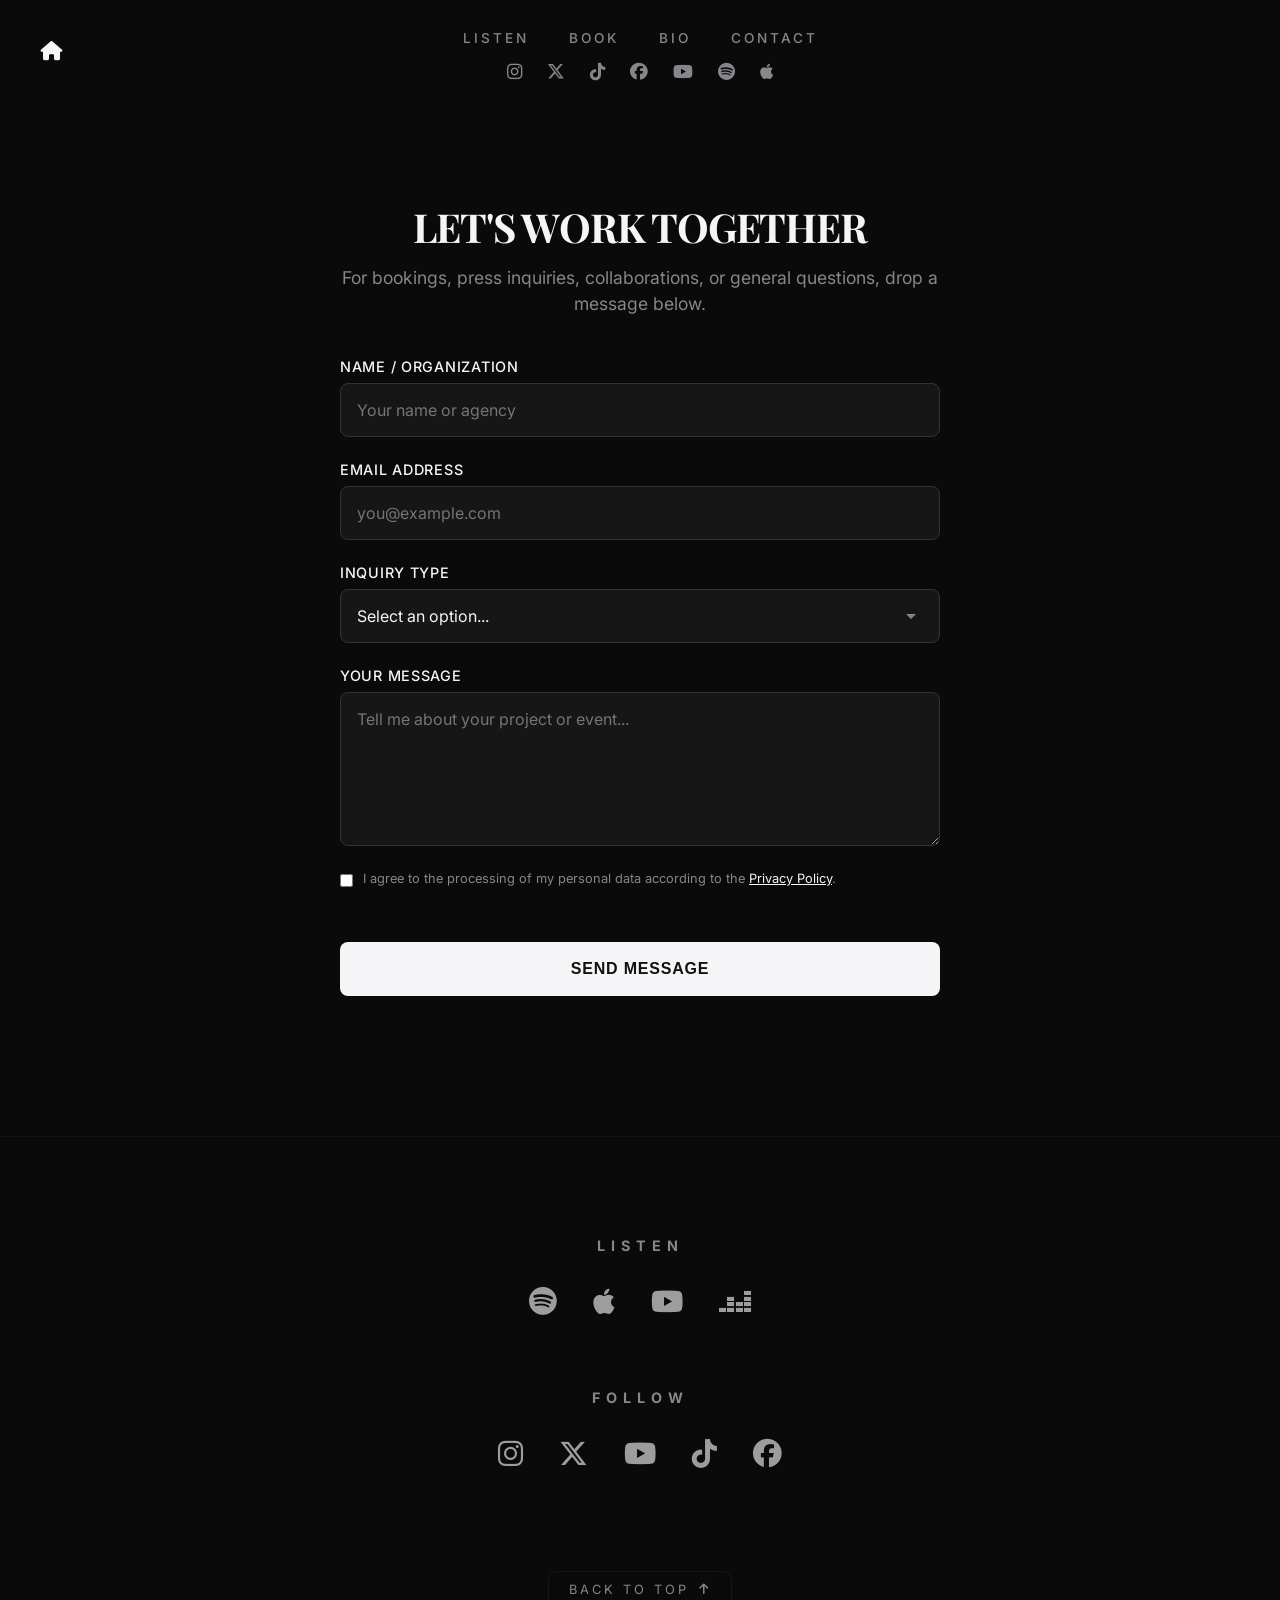
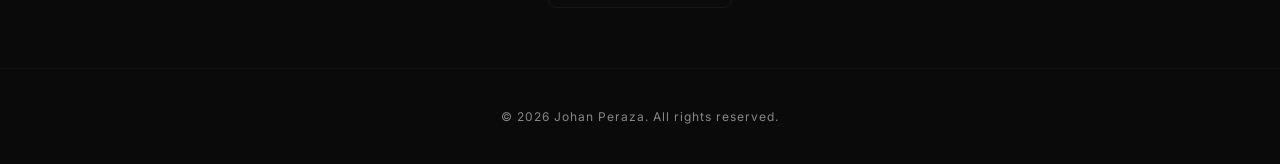
<file: contact/index.html>
<!DOCTYPE html>
<html lang="en-GB">

<head>
    <meta charset="UTF-8">
    <meta name="viewport" content="width=device-width, initial-scale=1.0">
    <title>Contact | Johan Peraza</title>

    <meta name="description"
        content="Get in touch with alternative pop-rock artist Johan Peraza for bookings, press, or collaborations.">
    <meta name="author" content="Johan Peraza">

    <!-- Canonical URL -->
    <link rel="canonical" href="https://johanperaza.com/contact/">

    <!-- Stylesheets & Fonts -->
    <link rel="stylesheet" href="https://cdnjs.cloudflare.com/ajax/libs/font-awesome/6.5.1/css/all.min.css">
    <link rel="stylesheet" href="../variables.css">
    <link rel="stylesheet" href="../master-style.css">

    <!-- Favicon -->
    <link rel="icon" type="image/x-icon" href="../assets/sunflower.png">

    <!-- Structured Data (JSON-LD) -->
    <script type="application/ld+json">
    {
    "@context": "https://schema.org",
    "@type": "ContactPage",
    "name": "Johan Peraza Contact Page",
    "description": "Official contact and booking channel for alternative pop-rock artist Johan Peraza.",
    "url": "https://johanperaza.com/contact/",
    "mainEntity": {
        "@type": "MusicGroup",
        "name": "Johan Peraza",
        "url": "https://johanperaza.com",
        "sameAs": [
        "https://www.instagram.com/johanperazaofficial/",
        "https://www.youtube.com/@johanperazaofficial",
        "https://www.tiktok.com/@johanperazaofficial",
        "https://www.facebook.com/johanperazaofficial",
        "https://open.spotify.com/artist/5I8siYDyOpzkma70r566GP",
        "https://music.apple.com/co/artist/johan-peraza/1617756824",
        "https://x.com/JohanPeraza07"
        ]
    }
    }
    </script>

    <!-- Open Graph Metadata -->
    <meta property="og:title" content="Contact | Johan Peraza">
    <meta property="og:description"
        content="Get in touch for bookings, press, or collaborations with alternative pop-rock artist Johan Peraza.">
    <meta property="og:image"
        content="https://johanperaza.com/assets/images/photos/johan-peraza-photoshoot-music-artist-singer-26.jpg">
    <meta property="og:image:alt" content="Johan Peraza Portrait">
    <meta property="og:url" content="https://johanperaza.com/contact/">
    <meta property="og:type" content="website">

    <!-- Twitter Card Metadata -->
    <meta name="twitter:card" content="summary_large_image">
    <meta name="twitter:title" content="Contact | Johan Peraza">
    <meta name="twitter:description" content="Get in touch for bookings, press, or collaborations.">
    <meta name="twitter:image"
        content="https://johanperaza.com/assets/images/photos/johan-peraza-photoshoot-music-artist-singer-26.jpg">
</head>

<body>

    <!-- Primary Navigation -->
    <nav class="site-navigation" aria-label="Main Navigation">
        <div class="nav-desktop-container">
            <div class="nav-row-sections">
                <a href="../listen/" target="_blank" class="nav-link">Listen</a>
                <a href="../book/" class="nav-link">Book</a>
                <a href="../bio/" class="nav-link">Bio</a>
                <a href="../contact/" class="nav-link active">Contact</a>
            </div>

            <div class="nav-row-socials">
                <a href="https://www.instagram.com/johanperazaofficial/" target="_blank" rel="noopener"
                    class="social-link" aria-label="Instagram">
                    <i class="fa-brands fa-instagram"></i>
                </a>
                <a href="https://x.com/JohanPeraza07" target="_blank" rel="noopener" class="social-link" aria-label="X">
                    <i class="fa-brands fa-x-twitter"></i>
                </a>
                <a href="https://www.tiktok.com/@johanperazaofficial" target="_blank" rel="noopener" class="social-link"
                    aria-label="TikTok">
                    <i class="fa-brands fa-tiktok"></i>
                </a>
                <a href="https://www.facebook.com/johanperazaofficial" target="_blank" rel="noopener"
                    class="social-link" aria-label="Facebook">
                    <i class="fa-brands fa-facebook"></i>
                </a>
                <a href="https://www.youtube.com/@johanperazaofficial" target="_blank" rel="noopener"
                    class="social-link" aria-label="YouTube">
                    <i class="fa-brands fa-youtube"></i>
                </a>
                <a href="https://open.spotify.com/artist/5I8siYDyOpzkma70r566GP" target="_blank" rel="noopener"
                    class="social-link" aria-label="Spotify">
                    <i class="fa-brands fa-spotify"></i>
                </a>
                <a href="https://music.apple.com/co/artist/johan-peraza/1617756824" target="_blank" rel="noopener"
                    class="social-link" aria-label="Apple Music">
                    <i class="fa-brands fa-apple"></i>
                </a>
            </div>
        </div>
    </nav>

    <!-- Fixed Home Button -->
    <div class="nav-home-fixed">
        <a href="../index.html" class="home-btn" aria-label="Go to Home">
            <i class="fa-solid fa-house"></i>
        </a>
    </div>

    <!-- Mobile Navigation Trigger -->
    <div class="nav-trigger-container">
        <button class="menu-toggle-btn" aria-expanded="false" aria-label="Toggle Menu" id="menu-button">
            <span class="hamburger-bar"></span>
            <span class="hamburger-bar"></span>
            <span class="hamburger-bar"></span>
        </button>
    </div>

    <!-- Mobile Navigation Panel -->
    <div class="nav-sidebar-panel" id="fullscreen-menu" aria-hidden="true">
        <div class="sidebar-content-wrapper">

            <ul class="sidebar-menu-links">
                <li><a href="../listen/" target="_blank" class="sidebar-link">Listen</a></li>
                <li><a href="../book/" class="sidebar-link">Book</a></li>
                <li><a href="../bio/" class="sidebar-link">Bio</a></li>
                <li><a href="../contact/" class="sidebar-link">Contact</a></li>
            </ul>

            <div class="sidebar-socials-row">
                <a href="https://www.instagram.com/johanperazaofficial/" target="_blank" rel="noopener"
                    class="sidebar-social-icon" aria-label="Instagram">
                    <i class="fa-brands fa-instagram"></i>
                </a>
                <a href="https://x.com/JohanPeraza07" target="_blank" rel="noopener" class="sidebar-social-icon"
                    aria-label="X">
                    <i class="fa-brands fa-x-twitter"></i>
                </a>
                <a href="https://www.tiktok.com/@johanperazaofficial" target="_blank" rel="noopener"
                    class="sidebar-social-icon" aria-label="TikTok">
                    <i class="fa-brands fa-tiktok"></i>
                </a>
                <a href="https://www.facebook.com/johanperazaofficial" target="_blank" rel="noopener"
                    class="sidebar-social-icon" aria-label="Facebook">
                    <i class="fa-brands fa-facebook"></i>
                </a>
                <a href="https://www.youtube.com/@johanperazaofficial" target="_blank" rel="noopener"
                    class="sidebar-social-icon" aria-label="YouTube">
                    <i class="fa-brands fa-youtube"></i>
                </a>
                <a href="https://open.spotify.com/artist/5I8siYDyOpzkma70r566GP" target="_blank" rel="noopener"
                    class="sidebar-social-icon" aria-label="Spotify">
                    <i class="fa-brands fa-spotify"></i>
                </a>
                <a href="https://music.apple.com/co/artist/johan-peraza/1617756824" target="_blank" rel="noopener"
                    class="sidebar-social-icon" aria-label="Apple Music">
                    <i class="fa-brands fa-apple"></i>
                </a>
            </div>

        </div>
    </div>

    <!-- Main Section -->
    <main class="main-portal">
        <section class="contact-main">
            <div class="contact-container">

                <div class="contact-header">
                    <h1>Let's Work Together</h1>
                    <p>For bookings, press inquiries, collaborations, or general questions, drop a message below.</p>
                </div>

                <!-- Web3Forms Contact Form -->
                <form action="https://api.web3forms.com/submit" method="POST" class="contact-form" id="contactForm">
                    <input type="hidden" name="access_key" value="4cdc80f2-dea3-4ba1-80d9-a6f8db52df23">
                    <input type="hidden" name="redirect" value="https://johanperaza.com/contact/thanks.html" meta
                        name="robots" content="noindex, nofollow">
                    <input type="hidden" name="from_name" value="Johan Peraza Website Contact Form">
                    <input type="checkbox" name="botcheck" class="hidden" style="display: none;">

                    <div class="form-group">
                        <label for="name">Name / Organization</label>
                        <input type="text" id="name" name="name" placeholder="Your name or agency" required>
                    </div>

                    <div class="form-group">
                        <label for="email">Email Address</label>
                        <input type="email" id="email" name="email" placeholder="you@example.com" required>
                    </div>

                    <div class="form-group">
                        <label for="subject">Inquiry Type</label>
                        <div class="select-wrapper">
                            <select id="subject" name="subject" required>
                                <option value="" disabled selected>Select an option...</option>
                                <option value="Booking / Live Show">Booking / Live Shows</option>
                                <option value="Press / Media">Press & Media</option>
                                <option value="Collaboration">Musical Collaboration</option>
                                <option value="General Inquiry">Just Saying Hi!</option>
                            </select>
                        </div>
                    </div>

                    <div class="form-group">
                        <label for="message">Your Message</label>
                        <textarea id="message" name="message" rows="6"
                            placeholder="Tell me about your project or event..." required></textarea>
                    </div>

                    <div class="form-group-legal"
                        style="margin-bottom: 20px; display: flex; align-items: flex-start; gap: 10px; text-align: left;">
                        <input type="checkbox" id="privacy-policy" name="privacy-policy" required
                            style="margin-top: 4px; cursor: pointer;">
                        <label for="privacy-policy"
                            style="font-family: var(--font-body); font-size: 0.8rem; color: var(--text-muted); line-height: 1.4; cursor: pointer;">
                            I agree to the processing of my personal data according to the
                            <a href="#" id="open-privacy"
                                style="color: var(--text-primary); text-decoration: underline;">Privacy Policy</a>.
                        </label>
                    </div>

                    <button type="submit" class="btn-submit">Send Message</button>

                </form>
            </div>
        </section>
    </main>

    <!-- Privacy Policy Modal -->
    <div id="privacy-modal" class="privacy-modal"
        style="display: none; position: fixed; top: 0; left: 0; width: 100%; height: 100%; background: rgba(10, 10, 10, 0.9); z-index: 999999; justify-content: center; align-items: center; padding: 20px;">
        <div class="privacy-modal-content"
            style="background: #121212; border: 1px solid #222; padding: 30px; max-width: 500px; border-radius: 8px; position: relative; text-align: left;">
            <button id="close-privacy" aria-label="Close Privacy Policy"
                style="position: absolute; top: 15px; right: 15px; background: none; border: none; color: var(--text-primary); font-size: 1.5rem; cursor: pointer;">&times;</button>
            <h3
                style="font-family: var(--font-display); color: var(--text-primary); margin-bottom: 15px; font-size: 1.2rem; text-transform: uppercase; letter-spacing: 1px;">
                Privacy Policy</h3>
            <p
                style="font-family: var(--font-body); font-size: 0.85rem; color: var(--text-muted); line-height: 1.6; margin-bottom: 15px;">
                At <strong>johanperaza.com</strong>, your privacy is fully respected. Any personal information (such as
                name and email address) submitted through this contact form is collected solely to respond to your
                inquiries regarding booking, press, or general collaboration.
            </p>
            <p
                style="font-family: var(--font-body); font-size: 0.85rem; color: var(--text-muted); line-height: 1.6; margin-bottom: 15px;">
                Your data is handled securely and will never be shared, sold, or distributed to third parties. Under
                global data protection standards, you have the right to request the deletion of your information at any
                time.
            </p>
            <p style="font-family: var(--font-body); font-size: 0.8rem; color: var(--text-muted); font-style: italic;">
                Last updated: 2026.
            </p>
        </div>
    </div>

    <!-- Closing Portal Section -->
    <section class="closing-portal">
        <div class="closing-container">

            <div class="closing-block">
                <h3 class="closing-title">Listen</h3>
                <div class="closing-icons-grid">
                    <a href="https://open.spotify.com/artist/5I8siYDyOpzkma70r566GP" target="_blank" rel="noopener"
                        class="closing-icon-link" aria-label="Spotify">
                        <i class="fa-brands fa-spotify"></i>
                    </a>
                    <a href="https://music.apple.com/co/artist/johan-peraza/1617756824" target="_blank" rel="noopener"
                        class="closing-icon-link" aria-label="Apple Music">
                        <i class="fa-brands fa-apple"></i>
                    </a>
                    <a href="https://www.youtube.com/@johanperazaofficial" target="_blank" rel="noopener"
                        class="closing-icon-link" aria-label="YouTube Music">
                        <i class="fa-brands fa-youtube"></i>
                    </a>
                    <a href="https://www.deezer.com/en/artist/165800547" target="_blank" rel="noopener"
                        class="closing-icon-link" aria-label="Deezer">
                        <i class="fa-brands fa-deezer"></i>
                    </a>
                </div>
            </div>

            <div class="closing-block">
                <h3 class="closing-title">Follow</h3>
                <div class="closing-icons-grid">
                    <a href="https://www.instagram.com/johanperazaofficial/" target="_blank" rel="noopener"
                        class="closing-icon-link" aria-label="Instagram">
                        <i class="fa-brands fa-instagram"></i>
                    </a>
                    <a href="https://x.com/JohanPeraza07" target="_blank" rel="noopener" class="closing-icon-link"
                        aria-label="X">
                        <i class="fa-brands fa-x-twitter"></i>
                    </a>
                    <a href="https://www.youtube.com/@johanperazaofficial" target="_blank" rel="noopener"
                        class="closing-icon-link" aria-label="YouTube">
                        <i class="fa-brands fa-youtube"></i>
                    </a>
                    <a href="https://www.tiktok.com/@johanperazaofficial" target="_blank" rel="noopener"
                        class="closing-icon-link" aria-label="TikTok">
                        <i class="fa-brands fa-tiktok"></i>
                    </a>
                    <a href="https://www.facebook.com/johanperazaofficial" target="_blank" rel="noopener"
                        class="closing-icon-link" aria-label="Facebook">
                        <i class="fa-brands fa-facebook"></i>
                    </a>
                </div>
            </div>

            <div class="back-to-top-container">
                <button class="back-to-top-btn" id="backToTopBtn" aria-label="Scroll back to top">
                    Back to Top <i class="fa-solid fa-arrow-up"></i>
                </button>
            </div>

        </div>
    </section>

    <!-- Global Footer -->
    <footer class="site-footer">
        <p class="copyright-notice">© 2026 Johan Peraza. All rights reserved.</p>
    </footer>

    <!-- Global Navigation Script -->
    <script src="../navigation.js"></script>
    <script>
        // Modal Control
        const modal = document.getElementById('privacy-modal');
        const openBtn = document.getElementById('open-privacy');
        const closeBtn = document.getElementById('close-privacy');

        openBtn.addEventListener('click', (e) => {
            e.preventDefault();
            modal.style.display = 'flex';
        });

        closeBtn.addEventListener('click', () => {
            modal.style.display = 'none';
        });

        modal.addEventListener('click', (e) => {
            if (e.target === modal) {
                modal.style.display = 'none';
            }
        });

        // Form Asynchronous Submission
        const form = document.getElementById('contactForm');

        form.addEventListener('submit', function (e) {
            e.preventDefault();

            const formData = new FormData(form);
            const button = form.querySelector('.btn-submit');
            const originalText = button.textContent;

            button.textContent = 'Sending...';
            button.disabled = true;

            fetch('https://api.web3forms.com/submit', {
                method: 'POST',
                body: formData
            })
                .then(response => {
                    if (response.ok) {
                        form.reset();
                        window.location.href = './thanks.html';
                    } else {
                        alert('Something went wrong. Please try again.');
                        button.textContent = originalText;
                        button.disabled = false;
                    }
                })
                .catch(() => {
                    alert('Network error. Please check your connection.');
                    button.textContent = originalText;
                    button.disabled = false;
                });
        });
    </script>

</body>

</html>
</file>
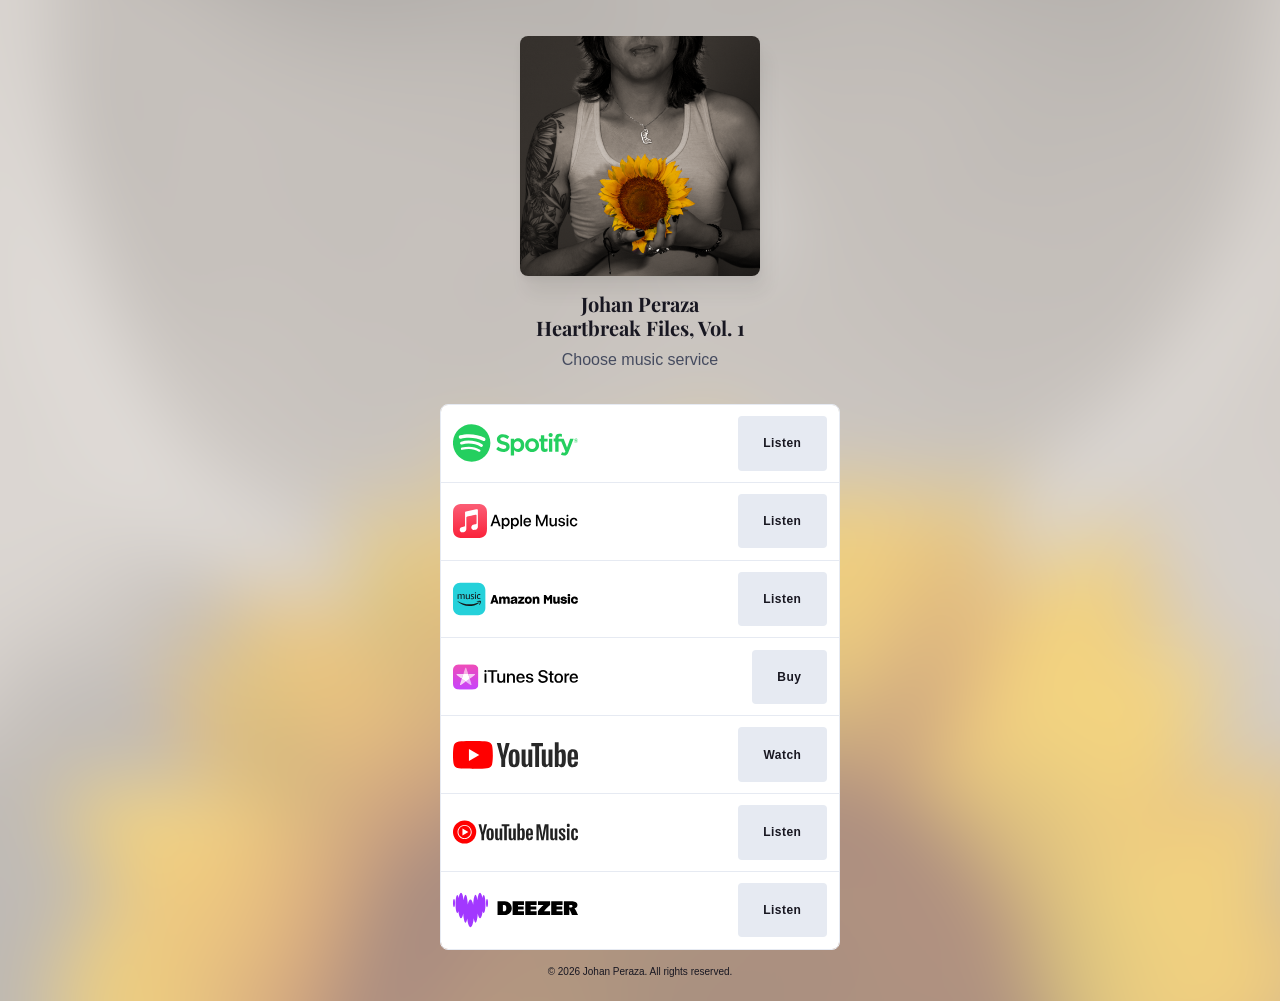
<file: listen/index.html>
<!DOCTYPE html>
<html lang="en-GB">

<head>
    <meta charset="UTF-8">
    <meta name="viewport" content="width=device-width, initial-scale=1.0">
    <title>Johan Peraza | Heartbreak Files, Vol. 1 (Smartlink)</title>

    <meta name="description"
        content="Choose your preferred streaming platform to listen to 'Heartbreak Files: Vol. 1' by Johan Peraza. Available on Spotify, Apple Music, YouTube, and more.">
    <meta name="author" content="Johan Peraza">

    <!-- Canonical URL -->
    <link rel="canonical" href="https://johanperaza.com/listen/">

    <!-- Style Sheets -->
    <link rel="stylesheet" href="https://cdnjs.cloudflare.com/ajax/libs/font-awesome/6.5.1/css/all.min.css">
    <link rel="preconnect" href="https://fonts.googleapis.com">
    <link rel="preconnect" href="https://fonts.gstatic.com" crossorigin>
    <link href="https://fonts.googleapis.com/css2?family=Inter:wght@400;500;700&display=swap" rel="stylesheet">

    <link rel="stylesheet" href="../variables.css">
    <link rel="stylesheet" href="../master-style.css">
    <link rel="icon" type="image/x-icon" href="../assets/wave-sound.png">

    <!-- Structured Data (JSON-LD) -->
    <script type="application/ld+json">
    {
    "@context": "https://schema.org",
    "@type": "MusicAlbum",
    "name": "Heartbreak Files, Vol. 1",
    "url": "https://johanperaza.com/listen/",
    "image": "https://johanperaza.com/assets/images/cover_art_heartbreak_files.png",
    "genre": ["Alternative Pop", "Alternative Rock"],
    "byArtist": {
        "@type": "MusicGroup",
        "name": "Johan Peraza",
        "url": "https://johanperaza.com"
    }
    }
    </script>

    <!-- Open Graph Metadata -->
    <meta property="og:title" content="Johan Peraza - Heartbreak Files, Vol. 1">
    <meta property="og:description"
        content="Stream 'Heartbreak Files, Vol. 1' on Spotify, Apple Music, YouTube, and all major streaming platforms.">
    <meta property="og:image" content="https://johanperaza.com/assets/images/cover_art_heartbreak_files.png">
    <meta property="og:image:alt" content="Heartbreak Files: Vol. 1 Artwork Cover">
    <meta property="og:url" content="https://johanperaza.com/listen/">
    <meta property="og:type" content="music.album">

    <!-- Twitter Card Metadata -->
    <meta name="twitter:card" content="summary_large_image">
    <meta name="twitter:title" content="Johan Peraza - Heartbreak Files, Vol. 1">
    <meta name="twitter:description"
        content="Stream the release 'Heartbreak Files, Vol. 1' now on your favorite platform.">
    <meta name="twitter:image" content="https://johanperaza.com/assets/images/cover_art_heartbreak_files.png">
</head>

<body class="smartlink-body-render">

    <div class="site-bg">
        <img src="../assets/images/cover_art_heartbreak_files.png" alt="Background Artwork" role="presentation">
    </div>

    <main class="layout">

        <div class="layout__cover">
            <div class="cover__artwork">
                <img src="../assets/images/cover_art_heartbreak_files.png" alt="Heartbreak Files, Vol. 1 Cover">
            </div>
        </div>

        <div class="layout__header">
            <header class="header">
                <div class="header__link">
                    <h1 class="header__title">Johan Peraza<br>Heartbreak Files, Vol. 1</h1>
                    <p class="header__description">Choose music service</p>
                </div>
            </header>
        </div>

        <div class="layout__content">
            <nav id="music-services" class="music-service-list" aria-label="Streaming Platform Options">

                <div class="music-service-list__item">
                    <div class="music-service-list__content">
                        <img class="music-service-list__img" height="40" src="../assets/images/logo_spotify_onlight.svg"
                            alt="Spotify Logo">
                        <a href="https://open.spotify.com/album/5uu2sRT1FI6rHsexuimDdQ?si=aVRWcdkuSHyDRyFzoXcdSQ"
                            target="_blank" rel="noopener" class="btn music-service-list__btn">
                            <span class="btn-label">Listen</span>
                        </a>
                    </div>
                </div>

                <div class="music-service-list__item">
                    <div class="music-service-list__content">
                        <img class="music-service-list__img" height="40"
                            src="../assets/images/logo_applemusic_onlight.svg" alt="Apple Music Logo">
                        <a href="https://music.apple.com/co/album/heartbreak-files-vol-1-ep/6805245233" target="_blank"
                            rel="noopener" class="btn music-service-list__btn">
                            <span class="btn-label">Listen</span>
                        </a>
                    </div>
                </div>

                <div class="music-service-list__item">
                    <div class="music-service-list__content">
                        <img class="music-service-list__img" height="40"
                            src="../assets/images/logo_amazonmusic_onlight.svg" alt="Amazon Music Logo">
                        <a href="https://music.amazon.com/albums/B0HGKB6QPF?marketplaceId=ATVPDKIKX0DER&musicTerritory=US&ref=dm_sh_HRaDeSmoup8OLChqSpO7cW3hs"
                            target="_blank" rel="noopener" class="btn music-service-list__btn">
                            <span class="btn-label">Listen</span>
                        </a>
                    </div>
                </div>

                <div class="music-service-list__item">
                    <div class="music-service-list__content">
                        <img class="music-service-list__img" height="40" src="../assets/images/logo_itunes_onlight.svg"
                            alt="iTunes Store Logo">
                        <a href="https://music.apple.com/co/album/heartbreak-files-vol-1-ep/6805245233" target="_blank"
                            rel="noopener" class="btn music-service-list__btn">
                            <span class="btn-label">Buy</span>
                        </a>
                    </div>
                </div>

                <div class="music-service-list__item">
                    <div class="music-service-list__content">
                        <img class="music-service-list__img" height="40" src="../assets/images/logo_youtube_onlight.svg"
                            alt="YouTube Logo">
                        <a href="https://youtube.com/playlist?list=PLFgCw08nDKfc&si=c8NGcd-Ww3UbyacV" target="_blank"
                            rel="noopener" class="btn music-service-list__btn">
                            <span class="btn-label">Watch</span>
                        </a>
                    </div>
                </div>

                <div class="music-service-list__item">
                    <div class="music-service-list__content">
                        <img class="music-service-list__img" height="40"
                            src="../assets/images/logo_youtubemusic_onlight.svg" alt="YouTube Music Logo">
                        <a href="https://music.youtube.com/playlist?list=OLAK5uy_l9gzrLeLThwWCDadZwVzRwUyxBtek4gmo&si=zgBNkQ5oAlT5peCI"
                            target="_blank" rel="noopener" class="btn music-service-list__btn">
                            <span class="btn-label">Listen</span>
                        </a>
                    </div>
                </div>

                <div class="music-service-list__item">
                    <div class="music-service-list__content">
                        <img class="music-service-list__img" height="40" src="../assets/images/logo_deezer_onlight.svg"
                            alt="Deezer Logo">
                        <a href="https://link.deezer.com/s/34kw6xv3ZNIe51qvk4ofl" target="_blank" rel="noopener"
                            class="btn music-service-list__btn">
                            <span class="btn-label">Listen</span>
                        </a>
                    </div>
                </div>

            </nav>
        </div>

        <footer>
            <div id="lnk-c-footer" class="is-ready">
                <div class="lnk-c-footnote is-active">
                    <p class="lnk-c-footnote__p">© 2026 Johan Peraza. All rights reserved.</p>
                </div>
            </div>
        </footer>

    </main>

</body>

</html>
</file>
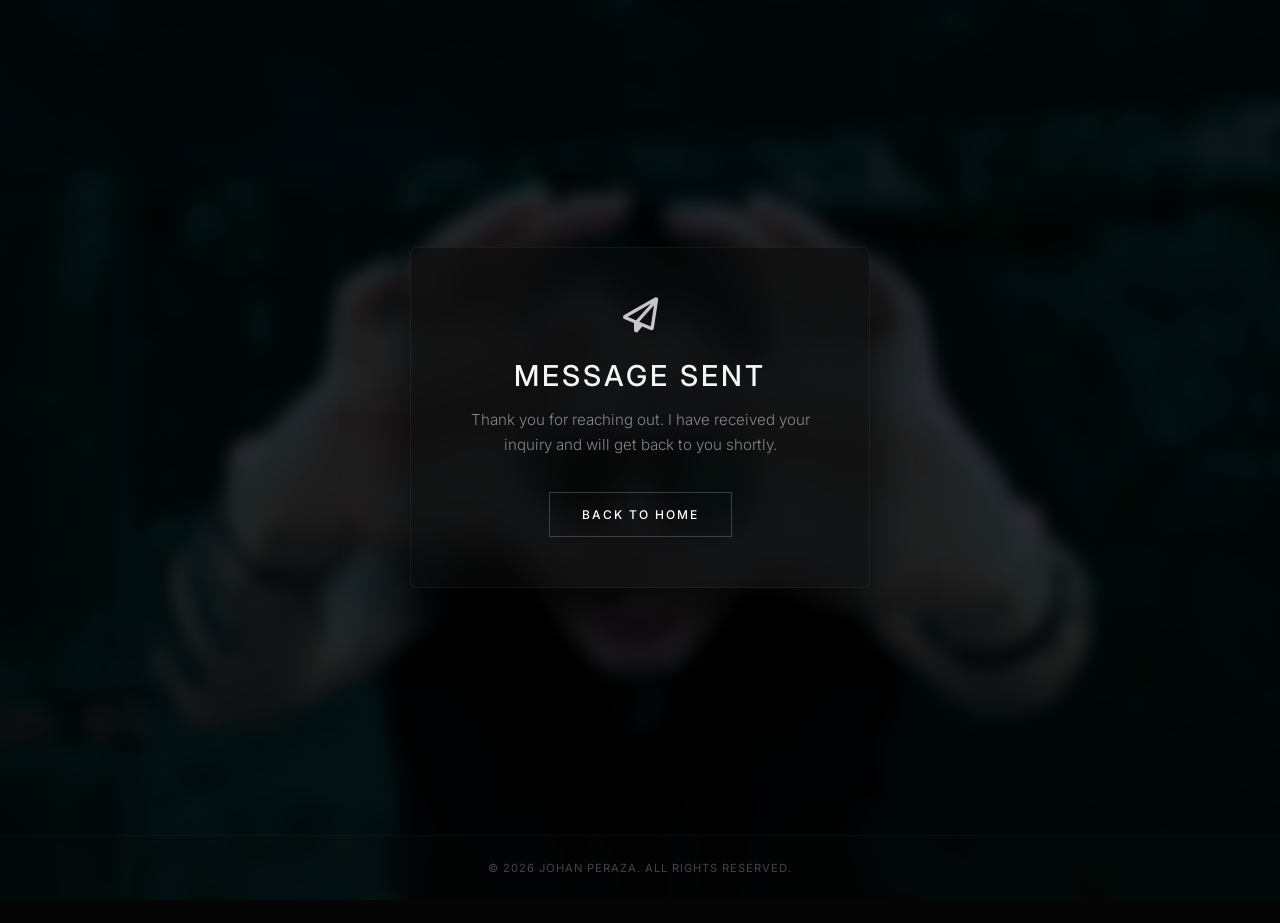
<file: contact/thanks.html>
<!DOCTYPE html>
<html lang="en-GB">

<head>
    <meta charset="UTF-8">
    <meta name="viewport" content="width=device-width, initial-scale=1.0">
    <title>Thank You | Johan Peraza Official</title>

    <!-- Noindex for confirmation pages -->
    <meta name="robots" content="noindex, nofollow">

    <!-- Stylesheets & Fonts -->
    <link rel="stylesheet" href="https://cdnjs.cloudflare.com/ajax/libs/font-awesome/6.5.1/css/all.min.css">
    <link rel="stylesheet" href="../variables.css">
    <link rel="stylesheet" href="../master-style.css">

    <!-- Favicon -->
    <link rel="icon" type="image/x-icon" href="../assets/sunflower.png">

    <style>
        .thanks-body {
            margin: 0;
            padding: 0;
            min-height: 100vh;
            display: flex;
            flex-direction: column;
            justify-content: space-between;
            position: relative;
            overflow: hidden;
            background-color: #050505;
            color: #ffffff !important;
            font-family: var(--font-body), 'Inter', sans-serif;
        }

        .thanks-bg-wrapper {
            position: absolute;
            top: 0;
            left: 0;
            width: 100%;
            height: 100%;
            z-index: 1;
            background-image: url('../assets/images/photos/johan-peraza-photoshoot-music-artist-singer-26.jpg');
            background-size: cover;
            background-position: center;
            background-repeat: no-repeat;
            background-attachment: fixed;
            filter: blur(8px) brightness(0.25);
            transform: scale(1.05);
        }

        .thanks-main-content {
            position: relative;
            z-index: 2;
            flex: 1;
            display: flex;
            align-items: center;
            justify-content: center;
            padding: 20px;
        }

        .thanks-card {
            max-width: 460px;
            padding: 50px 40px;
            border-radius: 6px;
            background: rgba(10, 10, 10, 0.6);
            border: 1px solid rgba(255, 255, 255, 0.05);
            backdrop-filter: blur(15px);
            -webkit-backdrop-filter: blur(15px);
            text-align: center;
            box-shadow: 0 30px 60px rgba(0, 0, 0, 0.8);
            animation: thanksFadeIn 1s cubic-bezier(0.16, 1, 0.3, 1) forwards;
        }

        @keyframes thanksFadeIn {
            from {
                opacity: 0;
                transform: translateY(15px);
            }

            to {
                opacity: 1;
                transform: translateY(0);
            }
        }

        .thanks-title {
            font-family: var(--font-body), sans-serif !important;
            font-weight: 500 !important;
            font-style: normal !important;
            font-size: 1.8rem;
            text-transform: uppercase;
            letter-spacing: 3px;
            margin-bottom: 15px;
            color: var(--text-primary);
        }

        .thanks-text {
            font-size: 0.95rem;
            color: var(--text-muted);
            line-height: 1.6;
            font-weight: 300;
            margin-bottom: 35px;
        }

        .thanks-btn {
            display: inline-block;
            background: transparent !important;
            color: #ffffff !important;
            border: 1px solid rgba(255, 255, 255, 0.2) !important;
            padding: 14px 32px !important;
            font-family: var(--font-body), sans-serif !important;
            font-size: 0.75rem !important;
            text-transform: uppercase !important;
            letter-spacing: 2px !important;
            font-weight: 500 !important;
            text-decoration: none !important;
            border-radius: 0px !important;
            transition: all 0.3s cubic-bezier(0.16, 1, 0.3, 1) !important;
            cursor: pointer;
        }

        .thanks-btn:hover {
            background: #ffffff !important;
            color: #0a0a0a !important;
            border-color: #ffffff !important;
            letter-spacing: 3px !important;
        }

        .thanks-footer {
            position: relative;
            z-index: 2;
            padding: 25px 0;
            text-align: center;
            border-top: 1px solid rgba(255, 255, 255, 0.03);
            background: rgba(10, 10, 10, 0.2);
        }
    </style>
</head>

<body class="thanks-body">

    <div class="thanks-bg-wrapper"></div>

    <main class="thanks-main-content">
        <div class="thanks-card">
            <div style="margin-bottom: 25px;">
                <i class="fa-regular fa-paper-plane"
                    style="font-size: 2.2rem; color: var(--text-primary); opacity: 0.8;"></i>
            </div>

            <h1 class="thanks-title">Message Sent</h1>

            <p class="thanks-text">
                Thank you for reaching out. I have received your inquiry and will get back to you shortly.
            </p>

            <a href="../index.html" class="thanks-btn">
                Back to Home
            </a>
        </div>
    </main>

    <footer class="thanks-footer">
        <p style="font-size: 0.7rem; color: var(--text-muted); opacity: 0.5; letter-spacing: 1px; margin: 0;">
            © 2026 JOHAN PERAZA. ALL RIGHTS RESERVED.
        </p>
    </footer>

</body>

</html>
</file>
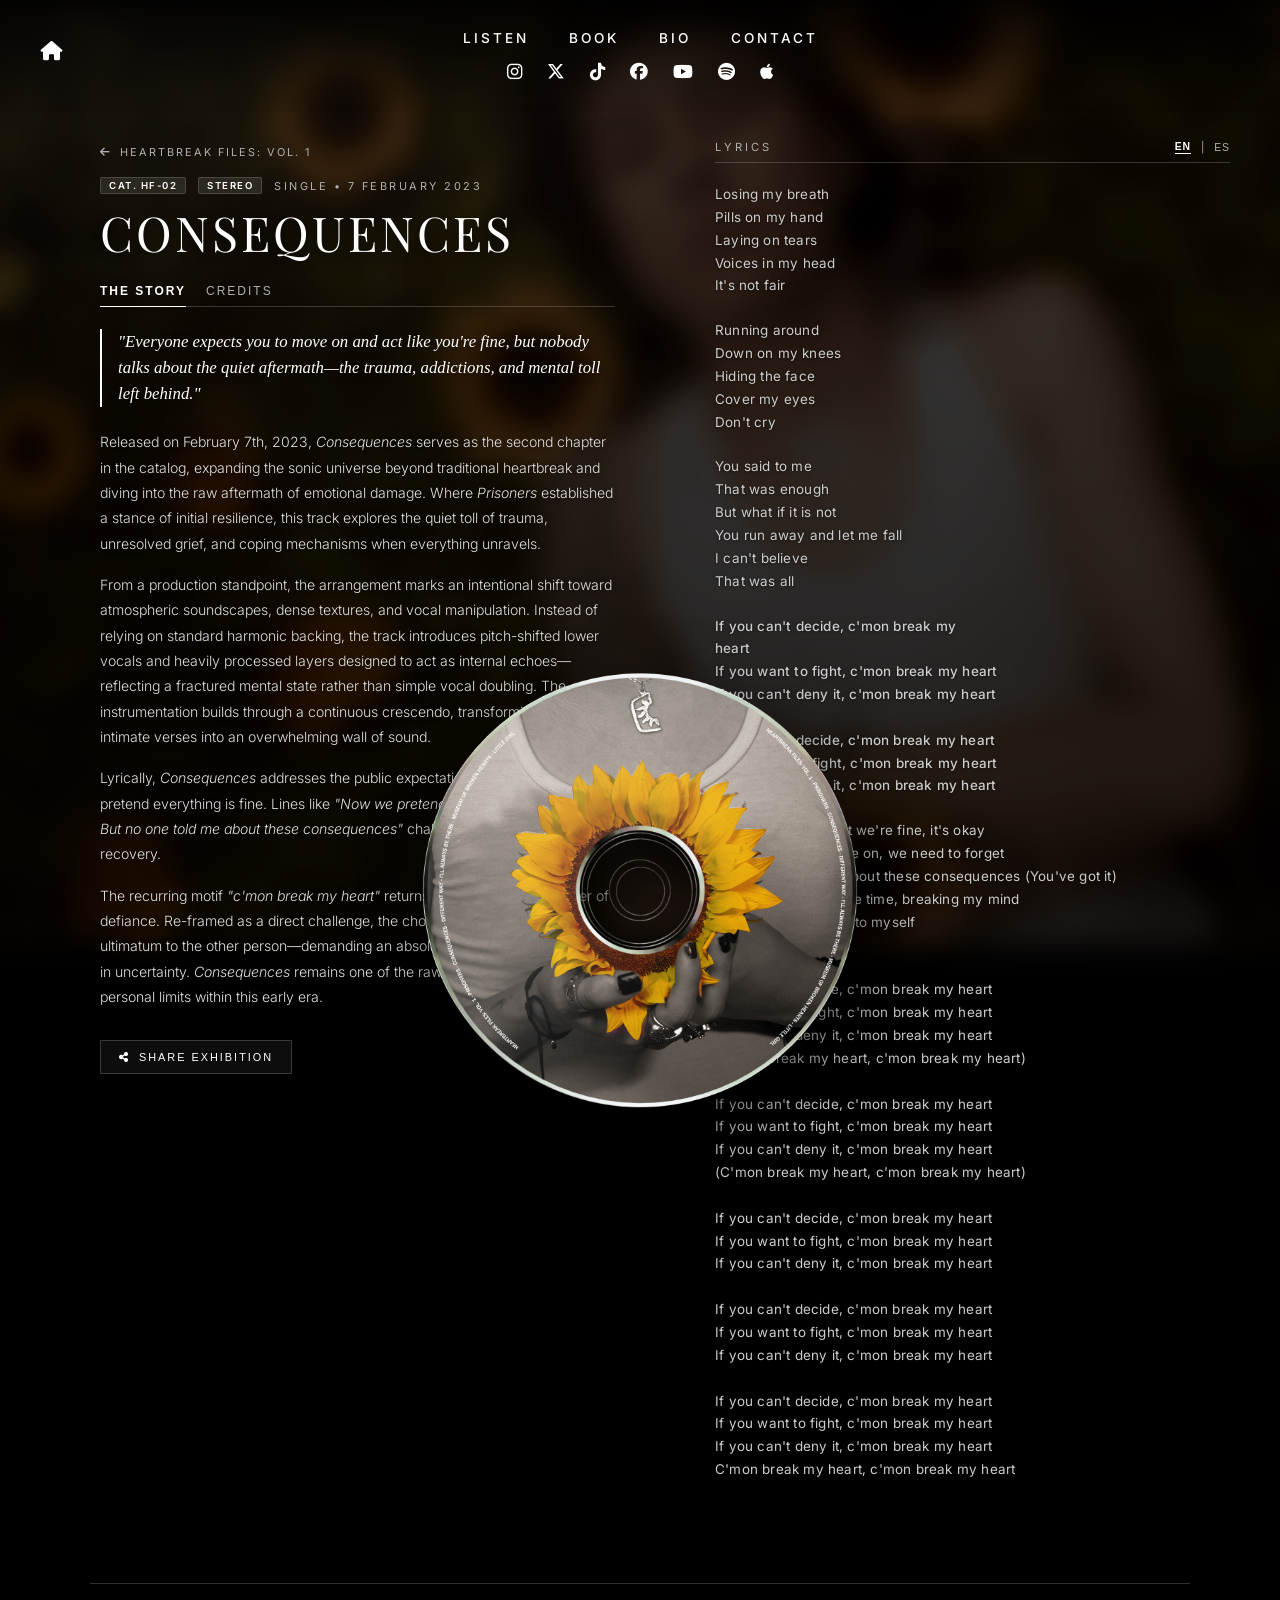
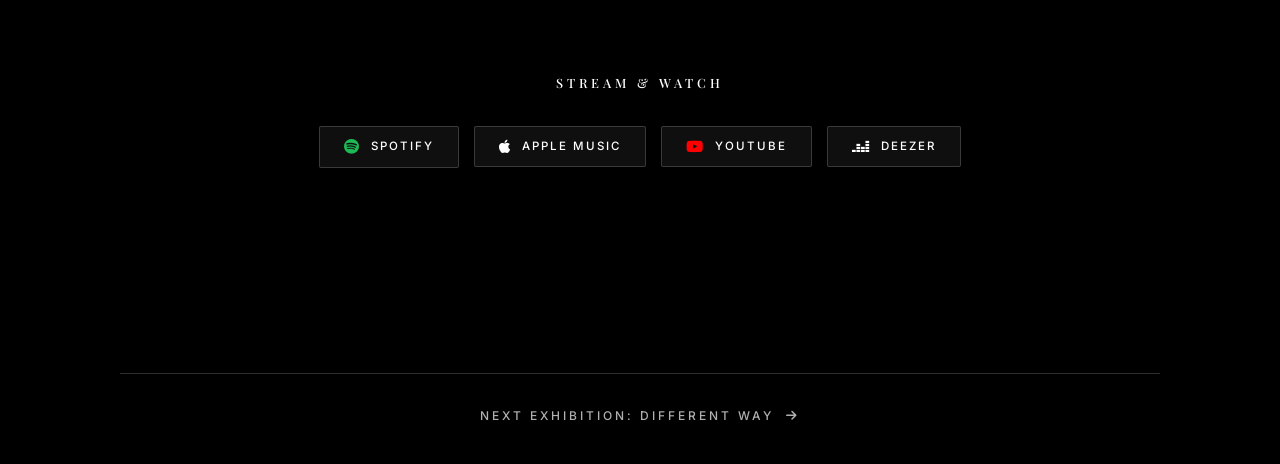
<file: ep/consequences.html>
<!DOCTYPE html>
<html lang="en-GB">

<head>
    <meta charset="UTF-8">
    <meta name="viewport" content="width=device-width, initial-scale=1.0">
    <title>Consequences | Exhibition | Johan Peraza</title>

    <meta name="description"
        content="Official exhibition page for 'Consequences' by Johan Peraza. Explore lyrics, production details, and audio streams.">
    <meta name="author" content="Johan Peraza">

    <!-- Canonical URL -->
    <link rel="canonical" href="https://johanperaza.com/ep/consequences.html">

    <!-- Stylesheets & Fonts -->
    <link rel="stylesheet" href="https://cdnjs.cloudflare.com/ajax/libs/font-awesome/6.5.1/css/all.min.css">
    <link rel="stylesheet" href="../variables.css">
    <link rel="stylesheet" href="../master-style.css">

    <!-- Favicon -->
    <link rel="icon" type="image/x-icon" href="../assets/sunflower.png">

    <!-- Schema.org Structured Data (JSON-LD) -->
    <script type="application/ld+json">
    {
      "@context": "https://schema.org",
      "@type": "MusicRecording",
      "name": "Consequences",
      "byArtist": {
        "@type": "MusicGroup",
        "name": "Johan Peraza",
        "url": "https://johanperaza.com"
      },
      "inAlbum": {
        "@type": "MusicAlbum",
        "name": "Heartbreak Files: Vol. 1",
        "url": "https://johanperaza.com/ep/"
      },
      "genre": "Alternative Pop/Rock",
      "datePublished": "2023-02-07",
      "duration": "PT3M25S",
      "recordingOf": {
        "@type": "MusicComposition",
        "name": "Consequences",
        "composer": {
          "@type": "Person",
          "name": "Johan Peraza"
        },
        "lyricist": {
          "@type": "Person",
          "name": "Johan Peraza"
        }
      },
      "url": "https://johanperaza.com/ep/consequences.html"
    }
    </script>

    <!-- Open Graph Metadata -->
    <meta property="og:type" content="music.song">
    <meta property="og:title" content="Consequences — Johan Peraza | Exhibition">
    <meta property="og:description"
        content="Explore the official exhibition, story, and lyrics for 'Consequences' by Johan Peraza.">
    <meta property="og:url" content="https://johanperaza.com/ep/consequences.html">
    <meta property="og:image" content="https://johanperaza.com/assets/images/cover_art_heartbreak_files.png">

    <!-- Twitter Card Metadata -->
    <meta name="twitter:card" content="summary_large_image">
    <meta name="twitter:title" content="Consequences — Johan Peraza | Exhibition">
    <meta name="twitter:description" content="Explore lyrics and story for 'Consequences' by Johan Peraza.">
    <meta name="twitter:image" content="https://johanperaza.com/assets/images/cover_art_heartbreak_files.png">

    <style>
        :root {
            --bg-editorial: #000000;
            --text-main: #FFFFFF;
            --text-muted: #B0B0B0;
            --border-subtle: rgba(255, 255, 255, 0.18);
        }

        body.track-exhibition-body {
            margin: 0;
            padding: 0;
            min-height: 100vh;
            background-color: var(--bg-editorial);
            color: var(--text-main);
            font-family: var(--font-body), 'Inter', sans-serif;
            overflow-x: hidden;
            position: relative;
        }

        body.track-exhibition-body::before {
            content: '';
            position: fixed;
            top: -5%;
            left: -5%;
            width: 110vw;
            height: 110vh;
            z-index: -1;
            background-image: linear-gradient(to bottom, rgba(0, 0, 0, 0.55), rgba(0, 0, 0, 0.75)), url('../ep/img/consequences.jpg');
            background-size: cover;
            background-position: center;
            background-repeat: no-repeat;
            opacity: 1;
            filter: blur(14px) brightness(0.6) contrast(1.05);
            pointer-events: none;
        }

        .floating-cassette-anchor {
            position: fixed;
            left: -220px;
            top: 50%;
            transform: translateY(-50%);
            z-index: 80;
            transition: all 0.5s cubic-bezier(0.165, 0.84, 0.44, 1);
        }

        .floating-cassette-anchor:hover {
            left: -80px;
        }

        .real-cassette-img {
            width: 520px;
            height: auto;
            display: block;
            filter: drop-shadow(15px 25px 35px rgba(0, 0, 0, 0.6));
            animation: cdRotate 14s linear infinite;
            transform-origin: center center;
        }

        .floating-cassette-anchor:hover .real-cassette-img {
            animation-play-state: paused;
        }

        @keyframes cdRotate {
            from {
                transform: rotate(0deg);
            }

            to {
                transform: rotate(360deg);
            }
        }

        nav.site-navigation {
            background: linear-gradient(to bottom, rgba(0, 0, 0, 0.85), rgba(0, 0, 0, 0)) !important;
            box-shadow: none !important;
            backdrop-filter: blur(4px);
        }

        nav.site-navigation .nav-link,
        nav.site-navigation .social-link {
            color: var(--text-main) !important;
        }

        nav.site-navigation .nav-link:hover,
        nav.site-navigation .social-link:hover {
            color: var(--text-muted) !important;
        }

        .nav-home-fixed .home-btn {
            color: var(--text-main) !important;
            background: transparent !important;
            border: none !important;
            box-shadow: none !important;
            padding: 0 !important;
        }

        .menu-toggle-btn .hamburger-bar {
            background-color: var(--text-main) !important;
        }

        .hero-view-wrapper {
            min-height: 100vh;
            display: flex;
            align-items: flex-start;
            justify-content: center;
            box-sizing: border-box;
            padding-top: 140px;
            padding-bottom: 80px;
        }

        .track-hero-grid {
            display: grid;
            grid-template-columns: 1fr 1fr;
            gap: 60px;
            max-width: 1300px;
            width: 100%;
            margin: 0 auto;
            padding: 0 50px 0 100px;
            position: relative;
            z-index: 2;
            align-items: start;
        }

        .left-editorial-col {
            padding-right: 20px;
        }

        .ep-breadcrumb-link {
            display: inline-flex;
            align-items: center;
            gap: 8px;
            font-size: 0.68rem;
            text-transform: uppercase;
            letter-spacing: 2px;
            color: var(--text-muted);
            text-decoration: none;
            margin-bottom: 18px;
            transition: color 0.3s ease, transform 0.3s ease;
        }

        .ep-breadcrumb-link:hover {
            color: var(--text-main);
            transform: translateX(-3px);
        }

        .catalog-meta-bar {
            display: flex;
            gap: 12px;
            align-items: center;
            flex-wrap: wrap;
            margin-bottom: 12px;
        }

        .release-date {
            font-size: 0.68rem;
            text-transform: uppercase;
            letter-spacing: 2.5px;
            color: var(--text-muted);
            display: inline-block;
        }

        .catalog-badge {
            font-size: 0.6rem;
            text-transform: uppercase;
            letter-spacing: 1.5px;
            color: var(--text-main);
            background: rgba(255, 255, 255, 0.1);
            border: 1px solid rgba(255, 255, 255, 0.15);
            padding: 2px 8px;
            border-radius: 2px;
            font-weight: 600;
        }

        .track-hero-title {
            font-size: 3rem;
            font-weight: 400;
            text-transform: uppercase;
            letter-spacing: 3px;
            line-height: 1.1;
            margin: 0 0 25px 0;
            color: var(--text-main);
            text-shadow: 0 2px 10px rgba(0, 0, 0, 0.4);
        }

        .story-credits-toggle {
            display: flex;
            gap: 20px;
            margin-bottom: 20px;
            border-bottom: 1px solid var(--border-subtle);
            padding-bottom: 8px;
        }

        .toggle-btn {
            background: none;
            border: none;
            color: var(--text-muted);
            font-size: 0.75rem;
            text-transform: uppercase;
            letter-spacing: 2px;
            padding: 0;
            transition: color 0.3s ease;
            position: relative;
            cursor: pointer;
        }

        .toggle-btn.active {
            color: var(--text-main);
            font-weight: 600;
        }

        .toggle-btn.active::after {
            content: '';
            position: absolute;
            bottom: -9px;
            left: 0;
            width: 100%;
            height: 1.5px;
            background: var(--text-main);
        }

        .tab-panel {
            display: none;
            animation: fadeIn 0.4s ease;
        }

        .tab-panel.active {
            display: block;
        }

        @keyframes fadeIn {
            from {
                opacity: 0;
                transform: translateY(3px);
            }

            to {
                opacity: 1;
                transform: translateY(0);
            }
        }

        .story-text {
            font-size: 0.88rem;
            line-height: 1.8;
            color: #E0E0E0;
            font-weight: 300;
            margin-bottom: 16px;
            text-shadow: 0 1px 4px rgba(0, 0, 0, 0.5);
        }

        .story-quote {
            font-family: Georgia, serif;
            font-style: italic;
            font-size: 1.05rem;
            line-height: 1.55;
            margin: 22px 0;
            color: #FFFFFF;
            border-left: 2px solid var(--text-main);
            padding-left: 16px;
            text-shadow: 0 2px 8px rgba(0, 0, 0, 0.6);
        }

        .credits-list p {
            font-size: 0.88rem;
            line-height: 1.75;
            color: #E0E0E0;
            margin-bottom: 12px;
        }

        .credits-list strong {
            color: #FFFFFF;
        }

        .share-exhibition-btn {
            display: inline-flex;
            align-items: center;
            gap: 8px;
            background: rgba(255, 255, 255, 0.05);
            border: 1px solid var(--border-subtle);
            color: var(--text-main);
            font-size: 0.68rem;
            text-transform: uppercase;
            letter-spacing: 2px;
            padding: 10px 18px;
            margin-top: 15px;
            cursor: pointer;
            transition: all 0.3s ease;
            backdrop-filter: blur(4px);
        }

        .share-exhibition-btn:hover {
            background: var(--text-main);
            color: #000000;
            border-color: var(--text-main);
        }

        .right-lyrics-col {
            padding-left: 20px;
        }

        .lyrics-top-bar {
            display: flex;
            justify-content: space-between;
            align-items: center;
            margin-bottom: 20px;
            border-bottom: 1px solid var(--border-subtle);
            padding-bottom: 8px;
        }

        .lyrics-title-clean {
            font-size: 0.7rem;
            text-transform: uppercase;
            letter-spacing: 3px;
            color: var(--text-muted);
            margin: 0;
        }

        .lang-switch-box {
            display: flex;
            gap: 10px;
        }

        .lang-btn {
            background: none;
            border: none;
            font-size: 0.65rem;
            text-transform: uppercase;
            letter-spacing: 1px;
            color: var(--text-muted);
            padding: 0;
            transition: color 0.3s ease;
            cursor: pointer;
        }

        .lang-btn.active {
            color: var(--text-main);
            font-weight: 700;
            border-bottom: 1px solid var(--text-main);
        }

        .clean-stanza {
            margin-bottom: 22px;
            position: relative;
        }

        .stanza-body {
            margin: 0;
            white-space: pre-line;
            font-size: 0.84rem;
            line-height: 1.7;
            color: #CCCCCC;
            font-weight: 400;
            letter-spacing: 0.2px;
            transition: color 0.3s ease;
            text-shadow: 0 1px 3px rgba(0, 0, 0, 0.5);
            overflow-wrap: break-word;
            word-wrap: break-word;
            word-break: break-word;
        }

        .clean-stanza:hover .stanza-body {
            color: #FFFFFF;
        }

        .copy-icon-trigger {
            position: absolute;
            top: 2px;
            right: 0;
            background: none;
            border: none;
            color: var(--text-muted);
            font-size: 0.65rem;
            opacity: 0;
            transition: opacity 0.3s ease, color 0.3s ease;
            cursor: pointer;
        }

        .clean-stanza:hover .copy-icon-trigger {
            opacity: 1;
        }

        .copy-icon-trigger:hover {
            color: var(--text-main);
        }

        .bottom-section {
            max-width: 1100px;
            margin: 0 auto;
            padding: 90px 30px 40px 30px;
            border-top: 1px solid var(--border-subtle);
        }

        .stream-title-clean {
            font-size: 0.8rem;
            text-transform: uppercase;
            letter-spacing: 4px;
            text-align: center;
            margin-bottom: 35px;
            color: var(--text-main);
            font-weight: 500;
        }

        .stream-buttons-container {
            display: flex;
            justify-content: center;
            align-items: center;
            gap: 15px;
            flex-wrap: wrap;
            margin-bottom: 50px;
        }

        .stream-platform-btn {
            display: inline-flex;
            align-items: center;
            gap: 10px;
            color: #FFFFFF;
            text-decoration: none;
            font-size: 0.72rem;
            text-transform: uppercase;
            letter-spacing: 2px;
            padding: 12px 24px;
            border: 1px solid rgba(255, 255, 255, 0.18);
            background: rgba(255, 255, 255, 0.06);
            backdrop-filter: blur(6px);
            border-radius: 2px;
            font-weight: 500;
            box-shadow: 0 4px 15px rgba(0, 0, 0, 0.2);
            transition: all 0.3s cubic-bezier(0.165, 0.84, 0.44, 1);
        }

        .stream-platform-btn i {
            font-size: 0.95rem;
        }

        .stream-platform-btn:hover {
            background: #FFFFFF;
            color: #000000;
            border-color: #FFFFFF;
            transform: translateY(-3px);
            box-shadow: 0 8px 25px rgba(255, 255, 255, 0.15);
        }

        .stream-platform-btn:hover i {
            color: #000000 !important;
        }

        .next-track-nav {
            text-align: center;
            padding-top: 30px;
            border-top: 1px solid var(--border-subtle);
        }

        .next-track-link {
            display: inline-flex;
            align-items: center;
            gap: 12px;
            color: var(--text-muted);
            text-decoration: none;
            font-size: 0.75rem;
            text-transform: uppercase;
            letter-spacing: 3px;
            transition: all 0.3s ease;
            font-weight: 500;
        }

        .next-track-link:hover {
            color: var(--text-main);
            transform: translateX(4px);
        }

        #toast-msg {
            visibility: hidden;
            min-width: 220px;
            background-color: #FFFFFF;
            color: #000000;
            font-weight: 600;
            text-align: center;
            padding: 10px 18px;
            position: fixed;
            z-index: 99999;
            left: 50%;
            bottom: 30px;
            transform: translateX(-50%);
            font-size: 0.7rem;
            text-transform: uppercase;
            letter-spacing: 2px;
            opacity: 0;
            transition: opacity 0.3s, bottom 0.3s;
            box-shadow: 0 10px 30px rgba(0, 0, 0, 0.5);
        }

        #toast-msg.show {
            visibility: visible;
            opacity: 1;
            bottom: 40px;
        }

        @media (max-width: 1400px) and (min-width: 769px) {
            .floating-cassette-anchor {
                top: auto;
                bottom: -220px;
                left: 50%;
                transform: translateX(-50%);
            }

            .floating-cassette-anchor:hover {
                left: 50%;
                bottom: -160px;
            }

            .real-cassette-img {
                width: 460px;
            }
        }

        @media (max-width: 950px) {
            .hero-view-wrapper {
                min-height: auto;
                padding-top: 110px;
                width: 100%;
                box-sizing: border-box;
                overflow-x: hidden;
            }

            .track-hero-grid {
                grid-template-columns: 1fr;
                padding: 10px 20px 40px 20px;
                gap: 40px;
                width: 100%;
                box-sizing: border-box;
            }

            .left-editorial-col,
            .right-lyrics-col {
                padding-left: 0;
                padding-right: 0;
                width: 100%;
                box-sizing: border-box;
            }

            .bottom-section {
                padding: 60px 20px 40px 20px;
                width: 100%;
                box-sizing: border-box;
                overflow: hidden;
            }
        }

        @media (max-width: 768px) {
            .floating-cassette-anchor {
                display: none;
            }

            .track-hero-title {
                font-size: 2.2rem;
            }
        }
    </style>
</head>

<body class="track-exhibition-body">

    <div class="floating-cassette-anchor">
        <a href="https://open.spotify.com/track/3wGJuG1pjFgfCELxanIfPJ?si=56bfa08fbd614eea" target="_blank"
            rel="noopener" title="Listen on Spotify">
            <img src="../assets/images/cd_loop.png" alt="Consequences Artwork" class="real-cassette-img">
        </a>
    </div>

    <!-- Main Navigation Bar -->
    <nav class="site-navigation" aria-label="Main Navigation">
        <div class="nav-desktop-container">
            <div class="nav-row-sections">
                <a href="../listen/index.html" target="_blank" class="nav-link active">Listen</a>
                <a href="../book/index.html" class="nav-link">Book</a>
                <a href="../bio/index.html" class="nav-link">Bio</a>
                <a href="../contact/index.html" class="nav-link">Contact</a>
            </div>

            <div class="nav-row-socials">
                <a href="https://www.instagram.com/johanperazaofficial/" target="_blank" rel="noopener"
                    class="social-link" aria-label="Instagram">
                    <i class="fa-brands fa-instagram"></i>
                </a>
                <a href="https://x.com/JohanPeraza07" target="_blank" rel="noopener" class="social-link" aria-label="X">
                    <i class="fa-brands fa-x-twitter"></i>
                </a>
                <a href="https://www.tiktok.com/@johanperazaofficial" target="_blank" rel="noopener" class="social-link"
                    aria-label="TikTok">
                    <i class="fa-brands fa-tiktok"></i>
                </a>
                <a href="https://www.facebook.com/johanperazaofficial" target="_blank" rel="noopener"
                    class="social-link" aria-label="Facebook">
                    <i class="fa-brands fa-facebook"></i>
                </a>
                <a href="https://www.youtube.com/@johanperazaofficial" target="_blank" rel="noopener"
                    class="social-link" aria-label="YouTube">
                    <i class="fa-brands fa-youtube"></i>
                </a>
                <a href="https://open.spotify.com/artist/5I8siYDyOpzkma70r566GP" target="_blank" rel="noopener"
                    class="social-link" aria-label="Spotify">
                    <i class="fa-brands fa-spotify"></i>
                </a>
                <a href="https://music.apple.com/co/artist/johan-peraza/1617756824" target="_blank" rel="noopener"
                    class="social-link" aria-label="Apple Music">
                    <i class="fa-brands fa-apple"></i>
                </a>
            </div>
        </div>
    </nav>

    <!-- Fixed Home Button -->
    <div class="nav-home-fixed">
        <a href="../index.html" class="home-btn" aria-label="Go to Home">
            <i class="fa-solid fa-house"></i>
        </a>
    </div>

    <!-- Mobile Navigation Controls -->
    <div class="nav-trigger-container">
        <button class="menu-toggle-btn" aria-expanded="false" aria-label="Toggle Menu" id="menu-button">
            <span class="hamburger-bar"></span>
            <span class="hamburger-bar"></span>
            <span class="hamburger-bar"></span>
        </button>
    </div>

    <div class="nav-sidebar-panel" id="fullscreen-menu" aria-hidden="true">
        <div class="sidebar-content-wrapper">
            <ul class="sidebar-menu-links">
                <li><a href="../listen/index.html" target="_blank" class="sidebar-link">Listen</a></li>
                <li><a href="../book/index.html" class="sidebar-link">Book</a></li>
                <li><a href="../bio/index.html" class="sidebar-link">Bio</a></li>
                <li><a href="../contact/index.html" class="sidebar-link">Contact</a></li>
            </ul>

            <div class="sidebar-socials-row">
                <a href="https://www.instagram.com/johanperazaofficial/" target="_blank" rel="noopener"
                    class="sidebar-social-icon" aria-label="Instagram">
                    <i class="fa-brands fa-instagram"></i>
                </a>
                <a href="https://x.com/JohanPeraza07" target="_blank" rel="noopener" class="sidebar-social-icon"
                    aria-label="X">
                    <i class="fa-brands fa-x-twitter"></i>
                </a>
                <a href="https://www.tiktok.com/@johanperazaofficial" target="_blank" rel="noopener"
                    class="sidebar-social-icon" aria-label="TikTok">
                    <i class="fa-brands fa-tiktok"></i>
                </a>
                <a href="https://www.facebook.com/johanperazaofficial" target="_blank" rel="noopener"
                    class="sidebar-social-icon" aria-label="Facebook">
                    <i class="fa-brands fa-facebook"></i>
                </a>
                <a href="https://www.youtube.com/@johanperazaofficial" target="_blank" rel="noopener"
                    class="sidebar-social-icon" aria-label="YouTube">
                    <i class="fa-brands fa-youtube"></i>
                </a>
                <a href="https://open.spotify.com/artist/5I8siYDyOpzkma70r566GP" target="_blank" rel="noopener"
                    class="sidebar-social-icon" aria-label="Spotify">
                    <i class="fa-brands fa-spotify"></i>
                </a>
                <a href="https://music.apple.com/co/artist/johan-peraza/1617756824" target="_blank" rel="noopener"
                    class="sidebar-social-icon" aria-label="Apple Music">
                    <i class="fa-brands fa-apple"></i>
                </a>
            </div>
        </div>
    </div>

    <!-- Main Content Grid -->
    <div class="hero-view-wrapper">
        <main class="track-hero-grid">

            <div class="left-editorial-col">
                <a href="../ep/index.html" class="ep-breadcrumb-link">
                    <i class="fa-solid fa-arrow-left"></i> Heartbreak Files: Vol. 1
                </a>

                <div class="catalog-meta-bar">
                    <span class="catalog-badge">CAT. HF-02</span>
                    <span class="catalog-badge">STEREO</span>
                    <span class="release-date">Single • 7 February 2023</span>
                </div>

                <h1 class="track-hero-title">Consequences</h1>

                <div class="story-credits-toggle">
                    <button class="toggle-btn active" onclick="switchEditorialTab('story')">The Story</button>
                    <button class="toggle-btn" onclick="switchEditorialTab('credits')">Credits</button>
                </div>

                <div id="panel-story" class="tab-panel active">
                    <div class="story-quote">
                        "Everyone expects you to move on and act like you're fine, but nobody talks about the quiet
                        aftermath—the trauma, addictions, and mental toll left behind."
                    </div>
                    <p class="story-text">
                        Released on February 7th, 2023, <em>Consequences</em> serves as the second chapter in the
                        catalog, expanding the sonic universe beyond traditional heartbreak and diving into the raw
                        aftermath of emotional damage. Where <em>Prisoners</em> established a stance of initial
                        resilience, this track explores the quiet toll of trauma, unresolved grief, and coping
                        mechanisms when everything unravels.
                    </p>
                    <p class="story-text">
                        From a production standpoint, the arrangement marks an intentional shift toward atmospheric
                        soundscapes, dense textures, and vocal manipulation. Instead of relying on standard harmonic
                        backing, the track introduces pitch-shifted lower vocals and heavily processed layers designed
                        to act as internal echoes—reflecting a fractured mental state rather than simple vocal doubling.
                        The instrumentation builds through a continuous crescendo, transforming tight, intimate verses
                        into an overwhelming wall of sound.
                    </p>
                    <p class="story-text">
                        Lyrically, <em>Consequences</em> addresses the public expectation to move on and pretend
                        everything is fine. Lines like <em>"Now we pretend that we're fine, it's okay... But no one told
                            me about these consequences"</em> challenge the facade of recovery.
                    </p>
                    <p class="story-text">
                        The recurring motif <em>"c'mon break my heart"</em> returns here with an added layer of
                        defiance. Re-framed as a direct challenge, the chorus functions as a final ultimatum to the
                        other person—demanding an absolute end rather than lingering in uncertainty.
                        <em>Consequences</em> remains one of the rawest explorations of personal limits within this
                        early era.
                    </p>
                </div>

                <div id="panel-credits" class="tab-panel">
                    <div class="credits-list">
                        <p><strong>Written & Composed by:</strong> Johan Peraza</p>
                        <p><strong>Lead & Backing Vocals:</strong> Johan Peraza</p>
                        <p><strong>Production & Sound Design:</strong> AudioEstudio / Johan Peraza</p>
                        <p><strong>Release Date:</strong> February 7, 2023</p>
                    </div>
                </div>

                <button class="share-exhibition-btn" onclick="shareCurrentExhibition()">
                    <i class="fa-solid fa-share-nodes"></i> Share Exhibition
                </button>
            </div>

            <div class="right-lyrics-col">
                <div class="lyrics-top-bar">
                    <span class="lyrics-title-clean">Lyrics</span>
                    <div class="lang-switch-box">
                        <button class="lang-btn active" id="btn-en" onclick="switchLyricsLang('en')">EN</button>
                        <span style="font-size: 0.65rem; color: var(--text-muted);">|</span>
                        <button class="lang-btn" id="btn-es" onclick="switchLyricsLang('es')">ES</button>
                    </div>
                </div>

                <div class="clean-stanza">
                    <p class="stanza-body" id="stanza-1">Losing my breath
                        Pills on my hand
                        Laying on tears
                        Voices in my head
                        It's not fair</p>
                    <button class="copy-icon-trigger" onclick="copyCleanQuote(this)" title="Copy Verse"><i
                            class="fa-regular fa-copy"></i></button>
                </div>

                <div class="clean-stanza">
                    <p class="stanza-body" id="stanza-2">Running around
                        Down on my knees
                        Hiding the face
                        Cover my eyes
                        Don't cry</p>
                    <button class="copy-icon-trigger" onclick="copyCleanQuote(this)" title="Copy Verse"><i
                            class="fa-regular fa-copy"></i></button>
                </div>

                <div class="clean-stanza">
                    <p class="stanza-body" id="stanza-3">You said to me
                        That was enough
                        But what if it is not
                        You run away and let me fall
                        I can't believe
                        That was all</p>
                    <button class="copy-icon-trigger" onclick="copyCleanQuote(this)" title="Copy Pre-Chorus"><i
                            class="fa-regular fa-copy"></i></button>
                </div>

                <div class="clean-stanza">
                    <p class="stanza-body" id="stanza-4" style="font-weight: 500;">If you can't decide, c'mon break my
                        heart
                        If you want to fight, c'mon break my heart
                        If you can't deny it, c'mon break my heart

                        If you can't decide, c'mon break my heart
                        If you want to fight, c'mon break my heart
                        If you can't deny it, c'mon break my heart</p>
                    <button class="copy-icon-trigger" onclick="copyCleanQuote(this)" title="Copy Chorus"><i
                            class="fa-regular fa-copy"></i></button>
                </div>

                <div class="clean-stanza">
                    <p class="stanza-body" id="stanza-5">Now we pretend that we're fine, it's okay
                        And we need to move on, we need to forget
                        But no one told me about these consequences (You've got it)
                        Now I'm just killing the time, breaking my mind
                        Finding a place to lie to myself
                        It is time, It is time</p>
                    <button class="copy-icon-trigger" onclick="copyCleanQuote(this)" title="Copy Bridge"><i
                            class="fa-regular fa-copy"></i></button>
                </div>

                <div class="clean-stanza">
                    <p class="stanza-body" id="stanza-6">If you can't decide, c'mon break my heart
                        If you want to fight, c'mon break my heart
                        If you can't deny it, c'mon break my heart
                        (C'mon break my heart, c'mon break my heart)

                        If you can't decide, c'mon break my heart
                        If you want to fight, c'mon break my heart
                        If you can't deny it, c'mon break my heart
                        (C'mon break my heart, c'mon break my heart)

                        If you can't decide, c'mon break my heart
                        If you want to fight, c'mon break my heart
                        If you can't deny it, c'mon break my heart

                        If you can't decide, c'mon break my heart
                        If you want to fight, c'mon break my heart
                        If you can't deny it, c'mon break my heart

                        If you can't decide, c'mon break my heart
                        If you want to fight, c'mon break my heart
                        If you can't deny it, c'mon break my heart
                        C'mon break my heart, c'mon break my heart</p>
                    <button class="copy-icon-trigger" onclick="copyCleanQuote(this)" title="Copy Outro Chorus"><i
                            class="fa-regular fa-copy"></i></button>
                </div>
            </div>

        </main>
    </div>

    <!-- Media Distribution Section -->
    <section class="bottom-section">
        <h2 class="stream-title-clean">Stream & Watch</h2>

        <div class="stream-buttons-container">
            <a href="https://open.spotify.com/track/3wGJuG1pjFgfCELxanIfPJ?si=a1e38a85c3d74669" target="_blank"
                rel="noopener" class="stream-platform-btn">
                <i class="fa-brands fa-spotify" style="color: #1DB954;"></i> Spotify
            </a>
            <a href="https://music.apple.com/co/song/consequences/6805245235" target="_blank" rel="noopener"
                class="stream-platform-btn">
                <i class="fa-brands fa-apple"></i> Apple Music
            </a>
            <a href="https://youtu.be/IZ5n8mDJpnY?si=ziCd75kZ5hvK7jEn" target="_blank" rel="noopener"
                class="stream-platform-btn">
                <i class="fa-brands fa-youtube" style="color: #FF0000;"></i> YouTube
            </a>
            <a href="https://link.deezer.com/s/34kw6xv3ZNIe51qvk4ofl" target="_blank" rel="noopener"
                class="stream-platform-btn">
                <i class="fa-brands fa-deezer"></i> Deezer
            </a>
        </div>

        <iframe data-testid="embed-iframe" style="border-radius:12px"
            src="https://open.spotify.com/embed/track/3wGJuG1pjFgfCELxanIfPJ?utm_source=generator&theme=0&si=b211b806d84c4298"
            width="100%" height="152" frameBorder="0" allowfullscreen=""
            allow="autoplay; clipboard-write; encrypted-media; fullscreen; picture-in-picture" loading="lazy"></iframe>

        <div class="next-track-nav">
            <a href="different-way.html" class="next-track-link">
                Next Exhibition: Different Way <i class="fa-solid fa-arrow-right"></i>
            </a>
        </div>
    </section>

    <!-- UI Feedback Toast -->
    <div id="toast-msg">Link Copied!</div>

    <script src="../navigation.js"></script>
    <script>
        const lyricsData = {
            en: {
                s1: `Losing my breath\nPills on my hand\nLaying on tears\nVoices in my head\nIt's not fair`,
                s2: `Running around\nDown on my knees\nHiding the face\nCover my eyes\nDon't cry`,
                s3: `You said to me\nThat was enough\nBut what if it is not\nYou run away and let me fall\nI can't believe\nThat was all`,
                s4: `If you can't decide, c'mon break my heart\nIf you want to fight, c'mon break my heart\nIf you can't deny it, c'mon break my heart\n\nIf you can't decide, c'mon break my heart\nIf you want to fight, c'mon break my heart\nIf you can't deny it, c'mon break my heart`,
                s5: `Now we pretend that we're fine, it's okay\nAnd we need to move on, we need to forget\nBut no one told me about these consequences (You've got it)\nNow I'm just killing the time, breaking my mind\nFinding a place to lie to myself\nIt is time, It is time`,
                s6: `If you can't decide, c'mon break my heart\nIf you want to fight, c'mon break my heart\nIf you can't deny it, c'mon break my heart\n(C'mon break my heart, c'mon break my heart)\n\nIf you can't decide, c'mon break my heart\nIf you want to fight, c'mon break my heart\nIf you can't deny it, c'mon break my heart\n(C'mon break my heart, c'mon break my heart)\n\nIf you can't decide, c'mon break my heart\nIf you want to fight, c'mon break my heart\nIf you can't deny it, c'mon break my heart\n\nIf you can't decide, c'mon break my heart\nIf you want to fight, c'mon break my heart\nIf you can't deny it, c'mon break my heart\n\nIf you can't decide, c'mon break my heart\nIf you want to fight, c'mon break my heart\nIf you can't deny it, c'mon break my heart\nC'mon break my heart, c'mon break my heart`
            },
            es: {
                s1: `Perdiendo el aliento\nPastillas en mi mano\nTumbado sobre lágrimas\nVoces en mi cabeza\nNo es justo`,
                s2: `Dando vueltas sin rumbo\nDe rodillas\nEscondiendo el rostro\nCubriéndome los ojos\nNo llores`,
                s3: `Me dijiste\nQue ya era suficiente\nPero ¿y si no lo es?\nHuiste y me dejaste caer\nNo puedo creer\nQue eso fuera todo`,
                s4: `Si no puedes decidirte, vamos, rómpeme el corazón\nSi quieres pelear, vamos, rómpeme el corazón\nSi no puedes negarlo, vamos, rómpeme el corazón\n\nSi no puedes decidirte, vamos, rómpeme el corazón\nSi quieres pelear, vamos, rómpeme el corazón\nSi no puedes negarlo, vamos, rómpeme el corazón`,
                s5: `Ahora pretendemos que estamos bien, que todo está bien\nY que tenemos que seguir adelante, que tenemos que olvidar\nPero nadie me habló de estas consecuencias\nAhora solo mato el tiempo, destrozándome la mente\nBuscando un lugar para mentirme a mí mismo\nEs el momento, es el momento`,
                s6: `Si no puedes decidirte, vamos, rómpeme el corazón\nSi quieres pelear, vamos, rómpeme el corazón\nSi no puedes negarlo, vamos, rómpeme el corazón\n(Vamos, rómpeme el corazón, vamos, rómpeme el corazón)\n\nSi no puedes decidirte, vamos, rómpeme el corazón\nSi quieres pelear, vamos, rómpeme el corazón\nSi no puedes negarlo, vamos, rómpeme el corazón\n(Vamos, rómpeme el corazón, vamos, rómpeme el corazón)\n\nSi no puedes decidirte, vamos, rómpeme el corazón\nSi quieres pelear, vamos, rómpeme el corazón\nSi no puedes negarlo, vamos, rómpeme el corazón\n\nSi no puedes decidirte, vamos, rómpeme el corazón\nSi quieres pelear, vamos, rómpeme el corazón\nSi no puedes negarlo, vamos, rómpeme el corazón\n\nSi no puedes decidirte, vamos, rómpeme el corazón\nSi quieres pelear, vamos, rómpeme el corazón\nSi no puedes negarlo, vamos, rómpeme el corazón\nVamos, rómpeme el corazón, vamos, rómpeme el corazón`
            }
        };

        function switchLyricsLang(lang) {
            document.getElementById('btn-en').classList.remove('active');
            document.getElementById('btn-es').classList.remove('active');

            document.getElementById('btn-' + lang).classList.add('active');

            document.getElementById('stanza-1').innerText = lyricsData[lang].s1;
            document.getElementById('stanza-2').innerText = lyricsData[lang].s2;
            document.getElementById('stanza-3').innerText = lyricsData[lang].s3;
            document.getElementById('stanza-4').innerText = lyricsData[lang].s4;
            document.getElementById('stanza-5').innerText = lyricsData[lang].s5;
            document.getElementById('stanza-6').innerText = lyricsData[lang].s6;
        }

        function switchEditorialTab(tabName) {
            const panels = document.querySelectorAll('.tab-panel');
            const btns = document.querySelectorAll('.toggle-btn');

            panels.forEach(p => p.classList.remove('active'));
            btns.forEach(b => b.classList.remove('active'));

            document.getElementById('panel-' + tabName).classList.add('active');
            event.currentTarget.classList.add('active');
        }

        function copyCleanQuote(btn) {
            const stanza = btn.parentElement;
            const text = stanza.querySelector('.stanza-body').innerText;
            const formatted = `"${text.trim()}"\n\n— Johan Peraza (Consequences)\nhttps://johanperaza.com/ep/consequences.html`;

            navigator.clipboard.writeText(formatted).then(() => {
                showToast("Quote Copied!");
            });
        }

        function shareCurrentExhibition() {
            if (navigator.share) {
                navigator.share({
                    title: 'Consequences - Johan Peraza',
                    text: 'Explore the official exhibition for Consequences by Johan Peraza.',
                    url: window.location.href,
                }).catch(() => { });
            } else {
                navigator.clipboard.writeText(window.location.href).then(() => {
                    showToast("Exhibition Link Copied!");
                });
            }
        }

        function showToast(msg) {
            const toast = document.getElementById("toast-msg");
            toast.innerText = msg || "Copied!";
            toast.className = "show";
            setTimeout(() => { toast.className = toast.className.replace("show", ""); }, 3000);
        }
    </script>

</body>

</html>
</file>
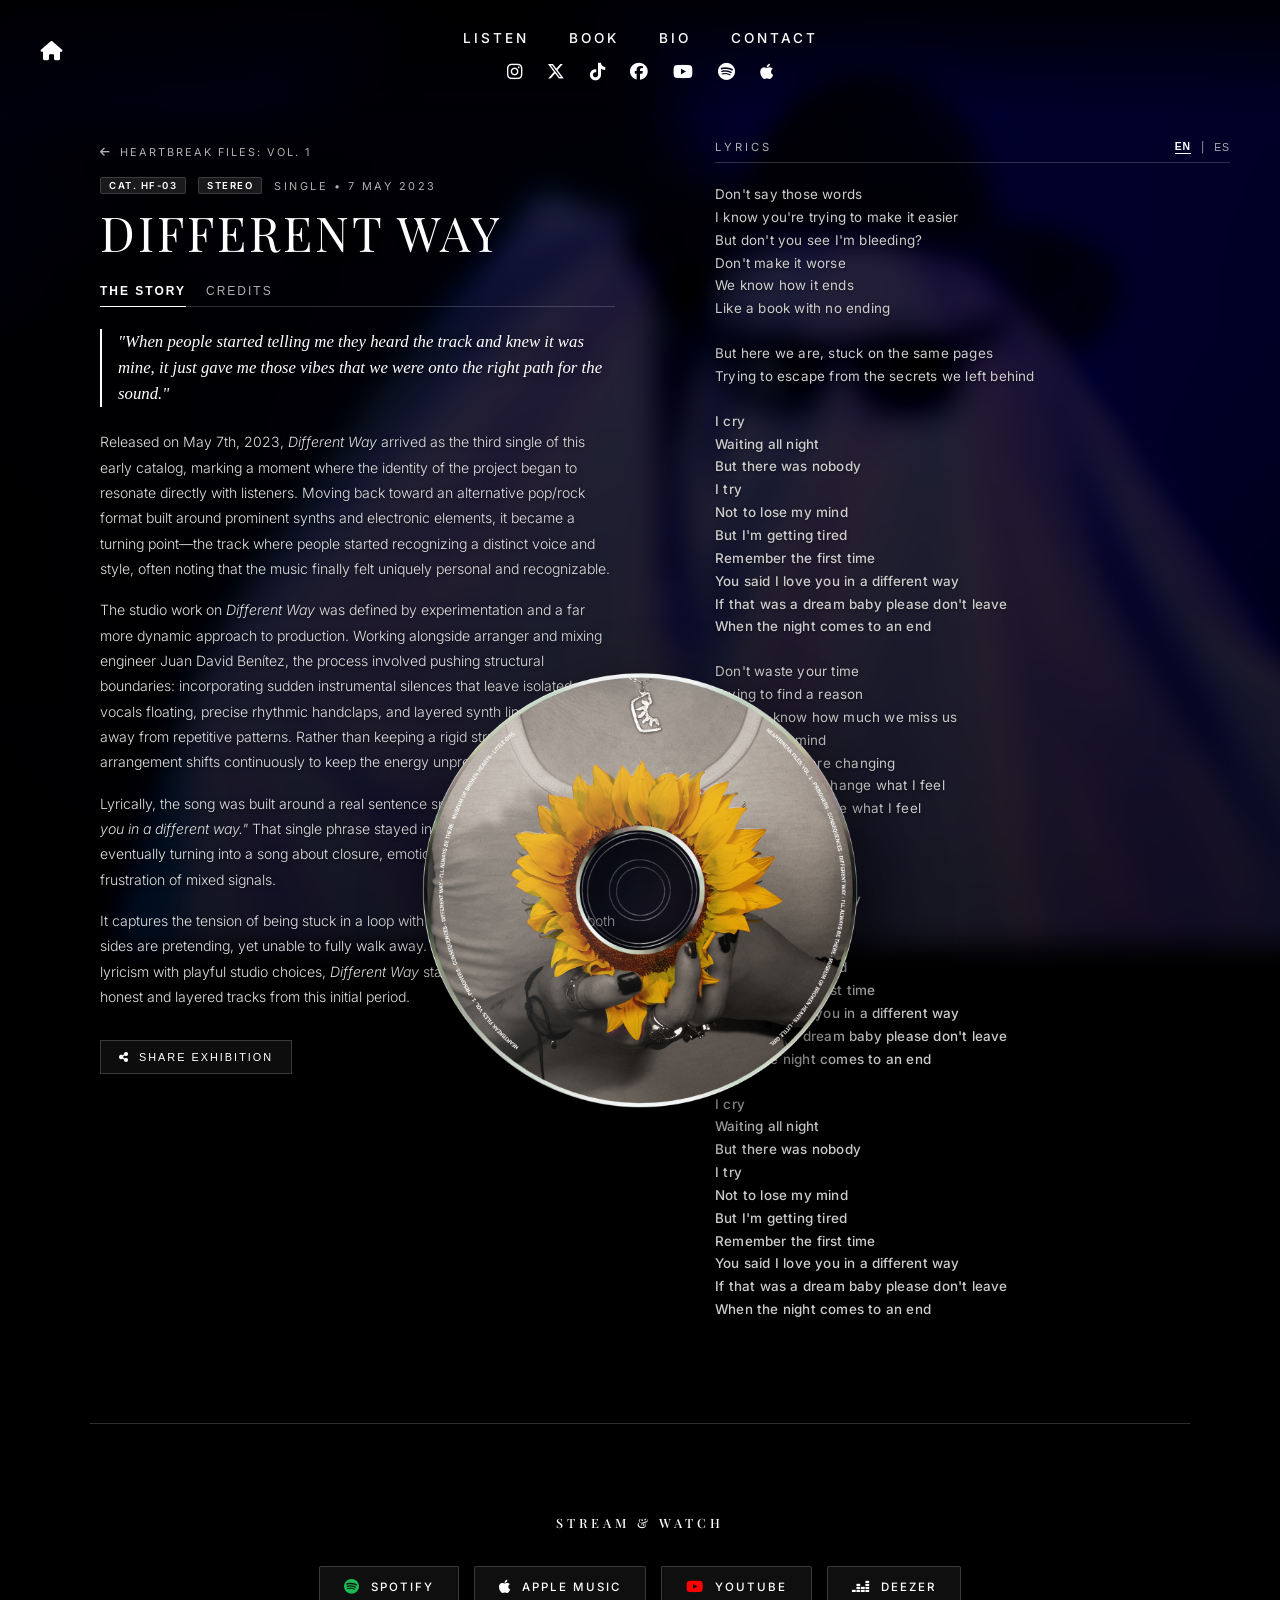
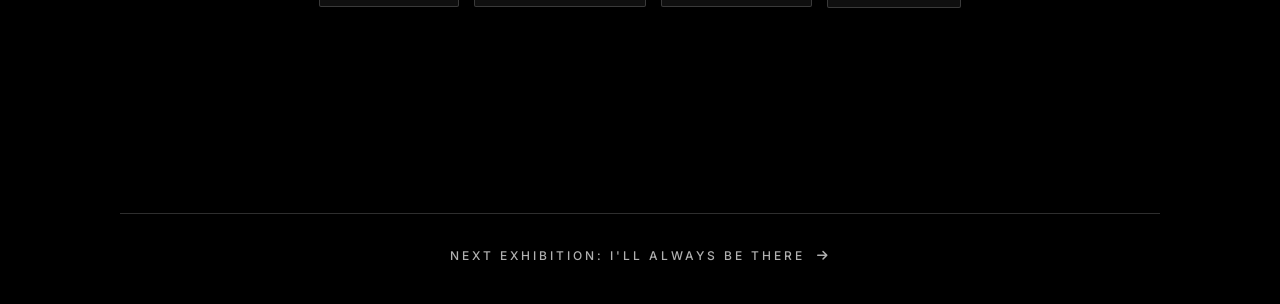
<file: ep/different-way.html>
<!DOCTYPE html>
<html lang="en-GB">

<head>
    <meta charset="UTF-8">
    <meta name="viewport" content="width=device-width, initial-scale=1.0">
    <title>Different Way | Exhibition | Johan Peraza</title>

    <meta name="description"
        content="Official exhibition page for 'Different Way' by Johan Peraza. Explore lyrics, studio production history, and official media.">
    <meta name="author" content="Johan Peraza">

    <!-- Canonical URL -->
    <link rel="canonical" href="https://johanperaza.com/ep/different-way.html">

    <!-- Stylesheets & Fonts -->
    <link rel="stylesheet" href="https://cdnjs.cloudflare.com/ajax/libs/font-awesome/6.5.1/css/all.min.css">
    <link rel="stylesheet" href="../variables.css">
    <link rel="stylesheet" href="../master-style.css">

    <!-- Favicon -->
    <link rel="icon" type="image/x-icon" href="../assets/sunflower.png">

    <!-- Schema.org Structured Data (JSON-LD) -->
    <script type="application/ld+json">
    {
      "@context": "https://schema.org",
      "@type": "MusicRecording",
      "name": "Different Way",
      "byArtist": {
        "@type": "MusicGroup",
        "name": "Johan Peraza",
        "url": "https://johanperaza.com"
      },
      "inAlbum": {
        "@type": "MusicAlbum",
        "name": "Heartbreak Files: Vol. 1",
        "url": "https://johanperaza.com/ep/"
      },
      "genre": "Alternative Pop/Rock",
      "datePublished": "2023-05-07",
      "duration": "PT3M20S",
      "recordingOf": {
        "@type": "MusicComposition",
        "name": "Different Way",
        "composer": {
          "@type": "Person",
          "name": "Johan Peraza"
        },
        "lyricist": {
          "@type": "Person",
          "name": "Johan Peraza"
        }
      },
      "url": "https://johanperaza.com/ep/different-way.html"
    }
    </script>

    <!-- Open Graph Metadata -->
    <meta property="og:type" content="music.song">
    <meta property="og:title" content="Different Way — Johan Peraza | Exhibition">
    <meta property="og:description"
        content="Explore the official exhibition, story, and lyrics for 'Different Way' by Johan Peraza.">
    <meta property="og:url" content="https://johanperaza.com/ep/different-way.html">
    <meta property="og:image" content="https://johanperaza.com/assets/images/cover_art_heartbreak_files.png">

    <!-- Twitter Card Metadata -->
    <meta name="twitter:card" content="summary_large_image">
    <meta name="twitter:title" content="Different Way — Johan Peraza | Exhibition">
    <meta name="twitter:description" content="Explore lyrics and story for 'Different Way' by Johan Peraza.">
    <meta name="twitter:image" content="https://johanperaza.com/assets/images/cover_art_heartbreak_files.png">

    <style>
        :root {
            --bg-editorial: #000000;
            --text-main: #FFFFFF;
            --text-muted: #B0B0B0;
            --border-subtle: rgba(255, 255, 255, 0.18);
        }

        body.track-exhibition-body {
            margin: 0;
            padding: 0;
            min-height: 100vh;
            background-color: var(--bg-editorial);
            color: var(--text-main);
            font-family: var(--font-body), 'Inter', sans-serif;
            overflow-x: hidden;
            position: relative;
        }

        body.track-exhibition-body::before {
            content: '';
            position: fixed;
            top: -5%;
            left: -5%;
            width: 110vw;
            height: 110vh;
            z-index: -1;
            background-image: linear-gradient(to bottom, rgba(0, 0, 0, 0.55), rgba(0, 0, 0, 0.75)), url('../ep/img/different.jpg');
            background-size: cover;
            background-position: center;
            background-repeat: no-repeat;
            opacity: 1;
            filter: blur(14px) brightness(0.6) contrast(1.05);
            pointer-events: none;
        }

        .floating-cassette-anchor {
            position: fixed;
            left: -220px;
            top: 50%;
            transform: translateY(-50%);
            z-index: 80;
            transition: all 0.5s cubic-bezier(0.165, 0.84, 0.44, 1);
        }

        .floating-cassette-anchor:hover {
            left: -80px;
        }

        .real-cassette-img {
            width: 520px;
            height: auto;
            display: block;
            filter: drop-shadow(15px 25px 35px rgba(0, 0, 0, 0.6));
            animation: cdRotate 14s linear infinite;
            transform-origin: center center;
        }

        .floating-cassette-anchor:hover .real-cassette-img {
            animation-play-state: paused;
        }

        @keyframes cdRotate {
            from {
                transform: rotate(0deg);
            }

            to {
                transform: rotate(360deg);
            }
        }

        nav.site-navigation {
            background: linear-gradient(to bottom, rgba(0, 0, 0, 0.85), rgba(0, 0, 0, 0)) !important;
            box-shadow: none !important;
            backdrop-filter: blur(4px);
        }

        nav.site-navigation .nav-link,
        nav.site-navigation .social-link {
            color: var(--text-main) !important;
        }

        nav.site-navigation .nav-link:hover,
        nav.site-navigation .social-link:hover {
            color: var(--text-muted) !important;
        }

        .nav-home-fixed .home-btn {
            color: var(--text-main) !important;
            background: transparent !important;
            border: none !important;
            box-shadow: none !important;
            padding: 0 !important;
        }

        .menu-toggle-btn .hamburger-bar {
            background-color: var(--text-main) !important;
        }

        .hero-view-wrapper {
            min-height: 100vh;
            display: flex;
            align-items: flex-start;
            justify-content: center;
            box-sizing: border-box;
            padding-top: 140px;
            padding-bottom: 80px;
        }

        .track-hero-grid {
            display: grid;
            grid-template-columns: 1fr 1fr;
            gap: 60px;
            max-width: 1300px;
            width: 100%;
            margin: 0 auto;
            padding: 0 50px 0 100px;
            position: relative;
            z-index: 2;
            align-items: start;
        }

        .left-editorial-col {
            padding-right: 20px;
        }

        .ep-breadcrumb-link {
            display: inline-flex;
            align-items: center;
            gap: 8px;
            font-size: 0.68rem;
            text-transform: uppercase;
            letter-spacing: 2px;
            color: var(--text-muted);
            text-decoration: none;
            margin-bottom: 18px;
            transition: color 0.3s ease, transform 0.3s ease;
        }

        .ep-breadcrumb-link:hover {
            color: var(--text-main);
            transform: translateX(-3px);
        }

        .catalog-meta-bar {
            display: flex;
            gap: 12px;
            align-items: center;
            flex-wrap: wrap;
            margin-bottom: 12px;
        }

        .release-date {
            font-size: 0.68rem;
            text-transform: uppercase;
            letter-spacing: 2.5px;
            color: var(--text-muted);
            display: inline-block;
        }

        .catalog-badge {
            font-size: 0.6rem;
            text-transform: uppercase;
            letter-spacing: 1.5px;
            color: var(--text-main);
            background: rgba(255, 255, 255, 0.1);
            border: 1px solid rgba(255, 255, 255, 0.15);
            padding: 2px 8px;
            border-radius: 2px;
            font-weight: 600;
        }

        .track-hero-title {
            font-size: 3rem;
            font-weight: 400;
            text-transform: uppercase;
            letter-spacing: 3px;
            line-height: 1.1;
            margin: 0 0 25px 0;
            color: var(--text-main);
            text-shadow: 0 2px 10px rgba(0, 0, 0, 0.4);
        }

        .story-credits-toggle {
            display: flex;
            gap: 20px;
            margin-bottom: 20px;
            border-bottom: 1px solid var(--border-subtle);
            padding-bottom: 8px;
        }

        .toggle-btn {
            background: none;
            border: none;
            color: var(--text-muted);
            font-size: 0.75rem;
            text-transform: uppercase;
            letter-spacing: 2px;
            padding: 0;
            transition: color 0.3s ease;
            position: relative;
            cursor: pointer;
        }

        .toggle-btn.active {
            color: var(--text-main);
            font-weight: 600;
        }

        .toggle-btn.active::after {
            content: '';
            position: absolute;
            bottom: -9px;
            left: 0;
            width: 100%;
            height: 1.5px;
            background: var(--text-main);
        }

        .tab-panel {
            display: none;
            animation: fadeIn 0.4s ease;
        }

        .tab-panel.active {
            display: block;
        }

        @keyframes fadeIn {
            from {
                opacity: 0;
                transform: translateY(3px);
            }

            to {
                opacity: 1;
                transform: translateY(0);
            }
        }

        .story-text {
            font-size: 0.88rem;
            line-height: 1.8;
            color: #E0E0E0;
            font-weight: 300;
            margin-bottom: 16px;
            text-shadow: 0 1px 4px rgba(0, 0, 0, 0.5);
        }

        .story-quote {
            font-family: Georgia, serif;
            font-style: italic;
            font-size: 1.05rem;
            line-height: 1.55;
            margin: 22px 0;
            color: #FFFFFF;
            border-left: 2px solid var(--text-main);
            padding-left: 16px;
            text-shadow: 0 2px 8px rgba(0, 0, 0, 0.6);
        }

        .credits-list p {
            font-size: 0.88rem;
            line-height: 1.75;
            color: #E0E0E0;
            margin-bottom: 12px;
        }

        .credits-list strong {
            color: #FFFFFF;
        }

        .share-exhibition-btn {
            display: inline-flex;
            align-items: center;
            gap: 8px;
            background: rgba(255, 255, 255, 0.05);
            border: 1px solid var(--border-subtle);
            color: var(--text-main);
            font-size: 0.68rem;
            text-transform: uppercase;
            letter-spacing: 2px;
            padding: 10px 18px;
            margin-top: 15px;
            cursor: pointer;
            transition: all 0.3s ease;
            backdrop-filter: blur(4px);
        }

        .share-exhibition-btn:hover {
            background: var(--text-main);
            color: #000000;
            border-color: var(--text-main);
        }

        .right-lyrics-col {
            padding-left: 20px;
        }

        .lyrics-top-bar {
            display: flex;
            justify-content: space-between;
            align-items: center;
            margin-bottom: 20px;
            border-bottom: 1px solid var(--border-subtle);
            padding-bottom: 8px;
        }

        .lyrics-title-clean {
            font-size: 0.7rem;
            text-transform: uppercase;
            letter-spacing: 3px;
            color: var(--text-muted);
            margin: 0;
        }

        .lang-switch-box {
            display: flex;
            gap: 10px;
        }

        .lang-btn {
            background: none;
            border: none;
            font-size: 0.65rem;
            text-transform: uppercase;
            letter-spacing: 1px;
            color: var(--text-muted);
            padding: 0;
            transition: color 0.3s ease;
            cursor: pointer;
        }

        .lang-btn.active {
            color: var(--text-main);
            font-weight: 700;
            border-bottom: 1px solid var(--text-main);
        }

        .clean-stanza {
            margin-bottom: 22px;
            position: relative;
        }

        .stanza-body {
            margin: 0;
            white-space: pre-line;
            font-size: 0.84rem;
            line-height: 1.7;
            color: #CCCCCC;
            font-weight: 400;
            letter-spacing: 0.2px;
            transition: color 0.3s ease;
            text-shadow: 0 1px 3px rgba(0, 0, 0, 0.5);
            overflow-wrap: break-word;
            word-wrap: break-word;
            word-break: break-word;
        }

        .clean-stanza:hover .stanza-body {
            color: #FFFFFF;
        }

        .copy-icon-trigger {
            position: absolute;
            top: 2px;
            right: 0;
            background: none;
            border: none;
            color: var(--text-muted);
            font-size: 0.65rem;
            opacity: 0;
            transition: opacity 0.3s ease, color 0.3s ease;
            cursor: pointer;
        }

        .clean-stanza:hover .copy-icon-trigger {
            opacity: 1;
        }

        .copy-icon-trigger:hover {
            color: var(--text-main);
        }

        .bottom-section {
            max-width: 1100px;
            margin: 0 auto;
            padding: 90px 30px 40px 30px;
            border-top: 1px solid var(--border-subtle);
        }

        .stream-title-clean {
            font-size: 0.8rem;
            text-transform: uppercase;
            letter-spacing: 4px;
            text-align: center;
            margin-bottom: 35px;
            color: var(--text-main);
            font-weight: 500;
        }

        .stream-buttons-container {
            display: flex;
            justify-content: center;
            align-items: center;
            gap: 15px;
            flex-wrap: wrap;
            margin-bottom: 50px;
        }

        .stream-platform-btn {
            display: inline-flex;
            align-items: center;
            gap: 10px;
            color: #FFFFFF;
            text-decoration: none;
            font-size: 0.72rem;
            text-transform: uppercase;
            letter-spacing: 2px;
            padding: 12px 24px;
            border: 1px solid rgba(255, 255, 255, 0.18);
            background: rgba(255, 255, 255, 0.06);
            backdrop-filter: blur(6px);
            border-radius: 2px;
            font-weight: 500;
            box-shadow: 0 4px 15px rgba(0, 0, 0, 0.2);
            transition: all 0.3s cubic-bezier(0.165, 0.84, 0.44, 1);
        }

        .stream-platform-btn i {
            font-size: 0.95rem;
        }

        .stream-platform-btn:hover {
            background: #FFFFFF;
            color: #000000;
            border-color: #FFFFFF;
            transform: translateY(-3px);
            box-shadow: 0 8px 25px rgba(255, 255, 255, 0.15);
        }

        .stream-platform-btn:hover i {
            color: #000000 !important;
        }

        .next-track-nav {
            text-align: center;
            padding-top: 30px;
            border-top: 1px solid var(--border-subtle);
        }

        .next-track-link {
            display: inline-flex;
            align-items: center;
            gap: 12px;
            color: var(--text-muted);
            text-decoration: none;
            font-size: 0.75rem;
            text-transform: uppercase;
            letter-spacing: 3px;
            transition: all 0.3s ease;
            font-weight: 500;
        }

        .next-track-link:hover {
            color: var(--text-main);
            transform: translateX(4px);
        }

        #toast-msg {
            visibility: hidden;
            min-width: 220px;
            background-color: #FFFFFF;
            color: #000000;
            font-weight: 600;
            text-align: center;
            padding: 10px 18px;
            position: fixed;
            z-index: 99999;
            left: 50%;
            bottom: 30px;
            transform: translateX(-50%);
            font-size: 0.7rem;
            text-transform: uppercase;
            letter-spacing: 2px;
            opacity: 0;
            transition: opacity 0.3s, bottom 0.3s;
            box-shadow: 0 10px 30px rgba(0, 0, 0, 0.5);
        }

        #toast-msg.show {
            visibility: visible;
            opacity: 1;
            bottom: 40px;
        }

        @media (max-width: 1400px) and (min-width: 769px) {
            .floating-cassette-anchor {
                top: auto;
                bottom: -220px;
                left: 50%;
                transform: translateX(-50%);
            }

            .floating-cassette-anchor:hover {
                left: 50%;
                bottom: -160px;
            }

            .real-cassette-img {
                width: 460px;
            }
        }

        @media (max-width: 950px) {
            .hero-view-wrapper {
                min-height: auto;
                padding-top: 110px;
                width: 100%;
                box-sizing: border-box;
                overflow-x: hidden;
            }

            .track-hero-grid {
                grid-template-columns: 1fr;
                padding: 10px 20px 40px 20px;
                gap: 40px;
                width: 100%;
                box-sizing: border-box;
            }

            .left-editorial-col,
            .right-lyrics-col {
                padding-left: 0;
                padding-right: 0;
                width: 100%;
                box-sizing: border-box;
            }

            .bottom-section {
                padding: 60px 20px 40px 20px;
                width: 100%;
                box-sizing: border-box;
                overflow: hidden;
            }
        }

        @media (max-width: 768px) {
            .floating-cassette-anchor {
                display: none;
            }

            .track-hero-title {
                font-size: 2.2rem;
            }
        }
    </style>
</head>

<body class="track-exhibition-body">

    <div class="floating-cassette-anchor">
        <a href="https://open.spotify.com/track/5PMHZo7lxIXdMGxMSdJLQ4?si=67609cad0d374417" target="_blank"
            rel="noopener" title="Listen on Spotify">
            <img src="../assets/images/cd_loop.png" alt="Different Way Artwork" class="real-cassette-img">
        </a>
    </div>

    <!-- Main Navigation Bar -->
    <nav class="site-navigation" aria-label="Main Navigation">
        <div class="nav-desktop-container">
            <div class="nav-row-sections">
                <a href="../listen/index.html" target="_blank" class="nav-link active">Listen</a>
                <a href="../book/index.html" class="nav-link">Book</a>
                <a href="../bio/index.html" class="nav-link">Bio</a>
                <a href="../contact/index.html" class="nav-link">Contact</a>
            </div>

            <div class="nav-row-socials">
                <a href="https://www.instagram.com/johanperazaofficial/" target="_blank" rel="noopener"
                    class="social-link" aria-label="Instagram">
                    <i class="fa-brands fa-instagram"></i>
                </a>
                <a href="https://x.com/JohanPeraza07" target="_blank" rel="noopener" class="social-link" aria-label="X">
                    <i class="fa-brands fa-x-twitter"></i>
                </a>
                <a href="https://www.tiktok.com/@johanperazaofficial" target="_blank" rel="noopener" class="social-link"
                    aria-label="TikTok">
                    <i class="fa-brands fa-tiktok"></i>
                </a>
                <a href="https://www.facebook.com/johanperazaofficial" target="_blank" rel="noopener"
                    class="social-link" aria-label="Facebook">
                    <i class="fa-brands fa-facebook"></i>
                </a>
                <a href="https://www.youtube.com/@johanperazaofficial" target="_blank" rel="noopener"
                    class="social-link" aria-label="YouTube">
                    <i class="fa-brands fa-youtube"></i>
                </a>
                <a href="https://open.spotify.com/artist/5I8siYDyOpzkma70r566GP" target="_blank" rel="noopener"
                    class="social-link" aria-label="Spotify">
                    <i class="fa-brands fa-spotify"></i>
                </a>
                <a href="https://music.apple.com/co/artist/johan-peraza/1617756824" target="_blank" rel="noopener"
                    class="social-link" aria-label="Apple Music">
                    <i class="fa-brands fa-apple"></i>
                </a>
            </div>
        </div>
    </nav>

    <!-- Fixed Home Button -->
    <div class="nav-home-fixed">
        <a href="../index.html" class="home-btn" aria-label="Go to Home">
            <i class="fa-solid fa-house"></i>
        </a>
    </div>

    <!-- Mobile Navigation Controls -->
    <div class="nav-trigger-container">
        <button class="menu-toggle-btn" aria-expanded="false" aria-label="Toggle Menu" id="menu-button">
            <span class="hamburger-bar"></span>
            <span class="hamburger-bar"></span>
            <span class="hamburger-bar"></span>
        </button>
    </div>

    <div class="nav-sidebar-panel" id="fullscreen-menu" aria-hidden="true">
        <div class="sidebar-content-wrapper">
            <ul class="sidebar-menu-links">
                <li><a href="../listen/index.html" target="_blank" class="sidebar-link">Listen</a></li>
                <li><a href="../book/index.html" class="sidebar-link">Book</a></li>
                <li><a href="../bio/index.html" class="sidebar-link">Bio</a></li>
                <li><a href="../contact/index.html" class="sidebar-link">Contact</a></li>
            </ul>

            <div class="sidebar-socials-row">
                <a href="https://www.instagram.com/johanperazaofficial/" target="_blank" rel="noopener"
                    class="sidebar-social-icon" aria-label="Instagram">
                    <i class="fa-brands fa-instagram"></i>
                </a>
                <a href="https://x.com/JohanPeraza07" target="_blank" rel="noopener" class="sidebar-social-icon"
                    aria-label="X">
                    <i class="fa-brands fa-x-twitter"></i>
                </a>
                <a href="https://www.tiktok.com/@johanperazaofficial" target="_blank" rel="noopener"
                    class="sidebar-social-icon" aria-label="TikTok">
                    <i class="fa-brands fa-tiktok"></i>
                </a>
                <a href="https://www.facebook.com/johanperazaofficial" target="_blank" rel="noopener"
                    class="sidebar-social-icon" aria-label="Facebook">
                    <i class="fa-brands fa-facebook"></i>
                </a>
                <a href="https://www.youtube.com/@johanperazaofficial" target="_blank" rel="noopener"
                    class="sidebar-social-icon" aria-label="YouTube">
                    <i class="fa-brands fa-youtube"></i>
                </a>
                <a href="https://open.spotify.com/artist/5I8siYDyOpzkma70r566GP" target="_blank" rel="noopener"
                    class="sidebar-social-icon" aria-label="Spotify">
                    <i class="fa-brands fa-spotify"></i>
                </a>
                <a href="https://music.apple.com/co/artist/johan-peraza/1617756824" target="_blank" rel="noopener"
                    class="sidebar-social-icon" aria-label="Apple Music">
                    <i class="fa-brands fa-apple"></i>
                </a>
            </div>
        </div>
    </div>

    <!-- Main Content Grid -->
    <div class="hero-view-wrapper">
        <main class="track-hero-grid">

            <div class="left-editorial-col">
                <a href="../ep/index.html" class="ep-breadcrumb-link">
                    <i class="fa-solid fa-arrow-left"></i> Heartbreak Files: Vol. 1
                </a>

                <div class="catalog-meta-bar">
                    <span class="catalog-badge">CAT. HF-03</span>
                    <span class="catalog-badge">STEREO</span>
                    <span class="release-date">Single • 7 May 2023</span>
                </div>

                <h1 class="track-hero-title">Different Way</h1>

                <div class="story-credits-toggle">
                    <button class="toggle-btn active" onclick="switchEditorialTab('story')">The Story</button>
                    <button class="toggle-btn" onclick="switchEditorialTab('credits')">Credits</button>
                </div>

                <div id="panel-story" class="tab-panel active">
                    <div class="story-quote">
                        "When people started telling me they heard the track and knew it was mine, it just gave me those
                        vibes that we were onto the right path for the sound."
                    </div>
                    <p class="story-text">
                        Released on May 7th, 2023, <em>Different Way</em> arrived as the third single of this early
                        catalog, marking a moment where the identity of the project began to resonate directly with
                        listeners. Moving back toward an alternative pop/rock format built around prominent synths and
                        electronic elements, it became a turning point—the track where people started recognizing a
                        distinct voice and style, often noting that the music finally felt uniquely personal and
                        recognizable.
                    </p>
                    <p class="story-text">
                        The studio work on <em>Different Way</em> was defined by experimentation and a far more dynamic
                        approach to production. Working alongside arranger and mixing engineer Juan David Benítez, the
                        process involved pushing structural boundaries: incorporating sudden instrumental silences that
                        leave isolated vocals floating, precise rhythmic handclaps, and layered synth lines that break
                        away from repetitive patterns. Rather than keeping a rigid structure, the arrangement shifts
                        continuously to keep the energy unpredictable.
                    </p>
                    <p class="story-text">
                        Lyrically, the song was built around a real sentence spoken years prior: <em>"I love
                            you in a different way."</em> That single phrase stayed in mind for a long time before
                        eventually turning into a song about closure, emotional exhaustion, and the frustration of mixed
                        signals.
                    </p>
                    <p class="story-text">
                        It captures the tension of being stuck in a loop with someone—realizing that both sides are
                        pretending, yet unable to fully walk away. By pairing raw, unfiltered lyricism with playful
                        studio choices, <em>Different Way</em> stands out as one of the most honest and layered tracks
                        from this initial period.
                    </p>
                </div>

                <div id="panel-credits" class="tab-panel">
                    <div class="credits-list">
                        <p><strong>Written & Composed by:</strong> Johan Peraza</p>
                        <p><strong>Lead Vocals & Production:</strong> Johan Peraza</p>
                        <p><strong>Vocal Arrangements & Mixing:</strong> Juan David Benítez</p>
                        <p><strong>Production & Arrangement:</strong> AudioEstudio / Johan Peraza</p>
                        <p><strong>Release Date:</strong> May 7, 2023</p>
                    </div>
                </div>

                <button class="share-exhibition-btn" onclick="shareCurrentExhibition()">
                    <i class="fa-solid fa-share-nodes"></i> Share Exhibition
                </button>
            </div>

            <div class="right-lyrics-col">
                <div class="lyrics-top-bar">
                    <span class="lyrics-title-clean">Lyrics</span>
                    <div class="lang-switch-box">
                        <button class="lang-btn active" id="btn-en" onclick="switchLyricsLang('en')">EN</button>
                        <span style="font-size: 0.65rem; color: var(--text-muted);">|</span>
                        <button class="lang-btn" id="btn-es" onclick="switchLyricsLang('es')">ES</button>
                    </div>
                </div>

                <div class="clean-stanza">
                    <p class="stanza-body" id="stanza-1">Don't say those words
                        I know you're trying to make it easier
                        But don't you see I'm bleeding?
                        Don't make it worse
                        We know how it ends
                        Like a book with no ending</p>
                    <button class="copy-icon-trigger" onclick="copyCleanQuote(this)" title="Copy Verse"><i
                            class="fa-regular fa-copy"></i></button>
                </div>

                <div class="clean-stanza">
                    <p class="stanza-body" id="stanza-2">But here we are, stuck on the same pages
                        Trying to escape from the secrets we left behind</p>
                    <button class="copy-icon-trigger" onclick="copyCleanQuote(this)" title="Copy Pre-Chorus"><i
                            class="fa-regular fa-copy"></i></button>
                </div>

                <div class="clean-stanza">
                    <p class="stanza-body" id="stanza-3" style="font-weight: 500;">I cry
                        Waiting all night
                        But there was nobody
                        I try
                        Not to lose my mind
                        But I'm getting tired
                        Remember the first time
                        You said I love you in a different way
                        If that was a dream baby please don't leave
                        When the night comes to an end</p>
                    <button class="copy-icon-trigger" onclick="copyCleanQuote(this)" title="Copy Chorus"><i
                            class="fa-regular fa-copy"></i></button>
                </div>

                <div class="clean-stanza">
                    <p class="stanza-body" id="stanza-4">Don't waste your time
                        Trying to find a reason
                        We both know how much we miss us
                        Keep this in mind
                        A lot of things are changing
                        But nothing can change what I feel
                        Nothing can change what I feel</p>
                    <button class="copy-icon-trigger" onclick="copyCleanQuote(this)" title="Copy Verse"><i
                            class="fa-regular fa-copy"></i></button>
                </div>

                <div class="clean-stanza">
                    <p class="stanza-body" id="stanza-5" style="font-weight: 500;">I cry
                        Waiting all night
                        But there was nobody
                        I try
                        Not to lose my mind
                        But I'm getting tired
                        Remember the first time
                        You said I love you in a different way
                        If that was a dream baby please don't leave
                        When the night comes to an end</p>
                    <button class="copy-icon-trigger" onclick="copyCleanQuote(this)" title="Copy Chorus"><i
                            class="fa-regular fa-copy"></i></button>
                </div>

                <div class="clean-stanza">
                    <p class="stanza-body" id="stanza-6" style="font-weight: 500;">I cry
                        Waiting all night
                        But there was nobody
                        I try
                        Not to lose my mind
                        But I'm getting tired
                        Remember the first time
                        You said I love you in a different way
                        If that was a dream baby please don't leave
                        When the night comes to an end</p>
                    <button class="copy-icon-trigger" onclick="copyCleanQuote(this)" title="Copy Final Chorus"><i
                            class="fa-regular fa-copy"></i></button>
                </div>
            </div>

        </main>
    </div>

    <!-- Media Distribution Section -->
    <section class="bottom-section">
        <h2 class="stream-title-clean">Stream & Watch</h2>

        <div class="stream-buttons-container">
            <a href="https://open.spotify.com/track/5PMHZo7lxIXdMGxMSdJLQ4?si=67609cad0d374417" target="_blank"
                rel="noopener" class="stream-platform-btn">
                <i class="fa-brands fa-spotify" style="color: #1DB954;"></i> Spotify
            </a>
            <a href="https://music.apple.com/co/song/different-way/6805245236" target="_blank" rel="noopener"
                class="stream-platform-btn">
                <i class="fa-brands fa-apple"></i> Apple Music
            </a>
            <a href="https://youtu.be/qwMilIZfGBw?si=hSkQubWHhusRsT3Z" target="_blank" rel="noopener"
                class="stream-platform-btn">
                <i class="fa-brands fa-youtube" style="color: #FF0000;"></i> YouTube
            </a>
            <a href="https://link.deezer.com/s/34kw6xv3ZNIe51qvk4ofl" target="_blank" rel="noopener"
                class="stream-platform-btn">
                <i class="fa-brands fa-deezer"></i> Deezer
            </a>
        </div>

        <iframe data-testid="embed-iframe" style="border-radius:12px"
            src="https://open.spotify.com/embed/track/5PMHZo7lxIXdMGxMSdJLQ4?utm_source=generator&theme=0&si=c3b620ae8cdd4184"
            width="100%" height="152" frameBorder="0" allowfullscreen=""
            allow="autoplay; clipboard-write; encrypted-media; fullscreen; picture-in-picture" loading="lazy"></iframe>

        <div class="next-track-nav">
            <a href="ill-always-be-there.html" class="next-track-link">
                Next Exhibition: I'll Always be There <i class="fa-solid fa-arrow-right"></i>
            </a>
        </div>
    </section>

    <!-- UI Feedback Toast -->
    <div id="toast-msg">Link Copied!</div>

    <script src="../navigation.js"></script>
    <script>
        const lyricsData = {
            en: {
                s1: `Don't say those words\nI know you're trying to make it easier\nBut don't you see I'm bleeding?\nDon't make it worse\nWe know how it ends\nLike a book with no ending`,
                s2: `But here we are, stuck on the same pages\nTrying to escape from the secrets we left behind`,
                s3: `I cry\nWaiting all night\nBut there was nobody\nI try\nNot to lose my mind\nBut I'm getting tired\nRemember the first time\nYou said I love you in a different way\nIf that was a dream baby please don't leave\nWhen the night comes to an end`,
                s4: `Don't waste your time\nTrying to find a reason\nWe both know how much we miss us\nKeep this in mind\nA lot of things are changing\nBut nothing can change what I feel\nNothing can change what I feel`,
                s5: `I cry\nWaiting all night\nBut there was nobody\nI try\nNot to lose my mind\nBut I'm getting tired\nRemember the first time\nYou said I love you in a different way\nIf that was a dream baby please don't leave\nWhen the night comes to an end`,
                s6: `I cry\nWaiting all night\nBut there was nobody\nI try\nNot to lose my mind\nBut I'm getting tired\nRemember the first time\nYou said I love you in a different way\nIf that was a dream baby please don't leave\nWhen the night comes to an end`
            },
            es: {
                s1: `No digas esas palabras\nSé que intentas hacerlo más fácil\n¿Pero no ves que estoy sangrando?\nNo lo empeores\nSabemos cómo termina\nComo un libro sin final`,
                s2: `Pero aquí estamos, atrapados en las mismas páginas\nIntentando escapar de los secretos que dejamos atrás`,
                s3: `Lloro\nEsperando toda la noche\nPero no había nadie\nIntento\nNo perder la cabeza\nPero me estoy cansando\nRecuerda la primera vez\nQue dijiste "te amo" de una manera diferente\nSi eso fue un sueño, bebé, por favor no te vayas\nCuando la noche llegue a su fin`,
                s4: `No pierdas tu tiempo\nIntentando encontrar una razón\nAmbos sabemos cuánto nos extrañamos\nTen esto en cuenta\nMuchas cosas están cambiando\nPero nada puede cambiar lo que siento\nNada puede cambiar lo que siento`,
                s5: `Lloro\nEsperando toda la noche\nPero no había nadie\nIntento\nNo perder la cabeza\nPero me estoy cansando\nRecuerda la primera vez\nQue dijiste "te amo" de una manera diferente\nSi eso fue un sueño, bebé, por favor no te vayas\nCuando la noche llegue a su fin`,
                s6: `Lloro\nEsperando toda la noche\nPero no había nadie\nIntento\nNo perder la cabeza\nPero me estoy cansando\nRecuerda la primera vez\nQue dijiste "te amo" de una manera diferente\nSi eso fue un sueño, bebé, por favor no te vayas\nCuando la noche llegue a su fin`
            }
        };

        function switchLyricsLang(lang) {
            document.getElementById('btn-en').classList.remove('active');
            document.getElementById('btn-es').classList.remove('active');

            document.getElementById('btn-' + lang).classList.add('active');

            document.getElementById('stanza-1').innerText = lyricsData[lang].s1;
            document.getElementById('stanza-2').innerText = lyricsData[lang].s2;
            document.getElementById('stanza-3').innerText = lyricsData[lang].s3;
            document.getElementById('stanza-4').innerText = lyricsData[lang].s4;
            document.getElementById('stanza-5').innerText = lyricsData[lang].s5;
            document.getElementById('stanza-6').innerText = lyricsData[lang].s6;
        }

        function switchEditorialTab(tabName) {
            const panels = document.querySelectorAll('.tab-panel');
            const btns = document.querySelectorAll('.toggle-btn');

            panels.forEach(p => p.classList.remove('active'));
            btns.forEach(b => b.classList.remove('active'));

            document.getElementById('panel-' + tabName).classList.add('active');
            event.currentTarget.classList.add('active');
        }

        function copyCleanQuote(btn) {
            const stanza = btn.parentElement;
            const text = stanza.querySelector('.stanza-body').innerText;
            const formatted = `"${text.trim()}"\n\n— Johan Peraza (Different Way)\nhttps://johanperaza.com/ep/different-way.html`;

            navigator.clipboard.writeText(formatted).then(() => {
                showToast("Quote Copied!");
            });
        }

        function shareCurrentExhibition() {
            if (navigator.share) {
                navigator.share({
                    title: 'Different Way - Johan Peraza',
                    text: 'Explore the official exhibition for Different Way by Johan Peraza.',
                    url: window.location.href,
                }).catch(() => { });
            } else {
                navigator.clipboard.writeText(window.location.href).then(() => {
                    showToast("Exhibition Link Copied!");
                });
            }
        }

        function showToast(msg) {
            const toast = document.getElementById("toast-msg");
            toast.innerText = msg || "Copied!";
            toast.className = "show";
            setTimeout(() => { toast.className = toast.className.replace("show", ""); }, 3000);
        }
    </script>

</body>

</html>
</file>
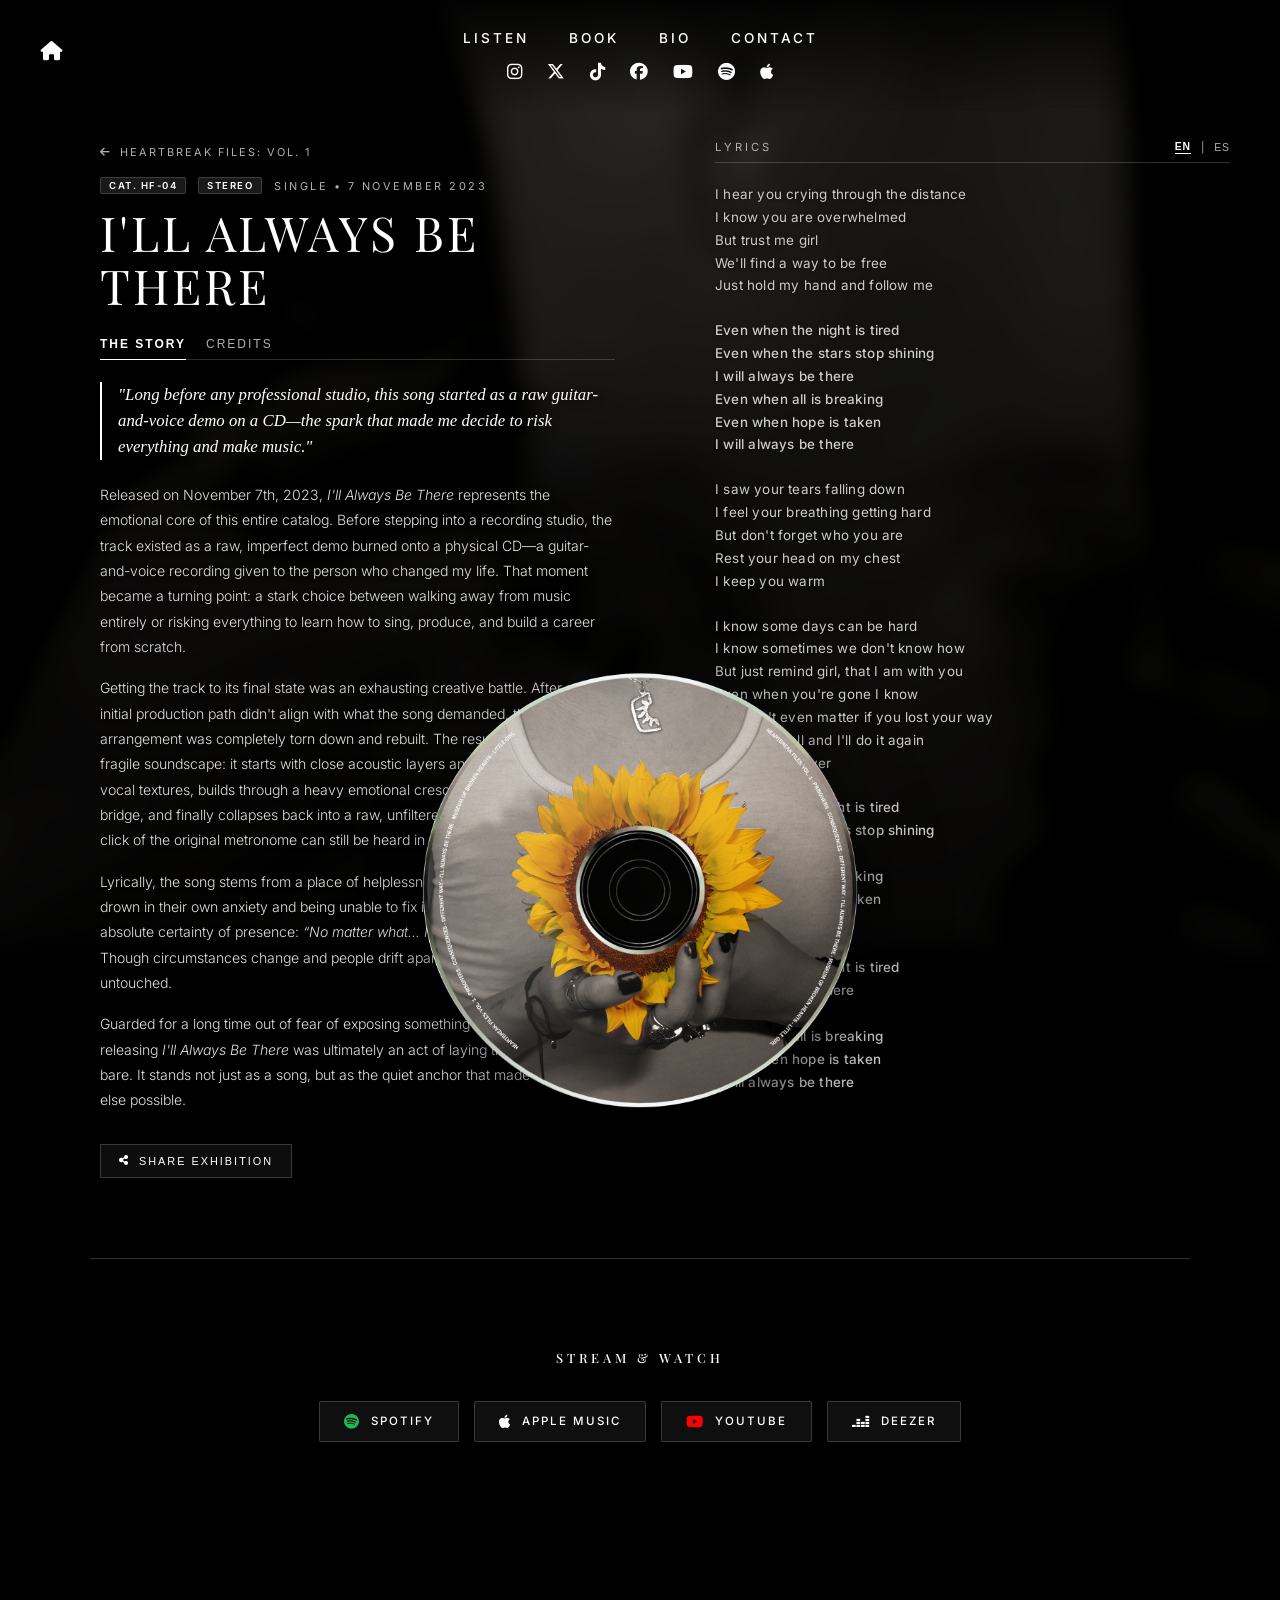
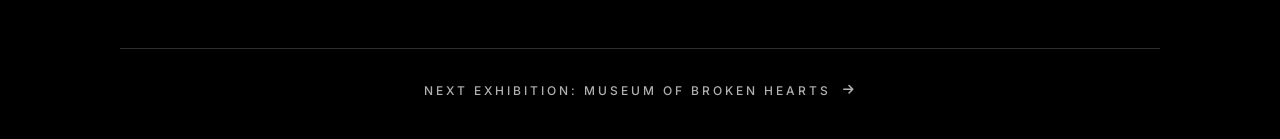
<file: ep/ill-always-be-there.html>
<!DOCTYPE html>
<html lang="en-GB">

<head>
    <meta charset="UTF-8">
    <meta name="viewport" content="width=device-width, initial-scale=1.0">
    <title>I'll Always Be There | Exhibition | Johan Peraza</title>

    <meta name="description"
        content="Official exhibition page for 'I'll Always Be There' by Johan Peraza. Explore lyrics, emotional composition story, and official audio streams.">
    <meta name="author" content="Johan Peraza">

    <!-- Canonical URL -->
    <link rel="canonical" href="https://johanperaza.com/ep/ill-always-be-there.html">

    <!-- Stylesheets & Fonts -->
    <link rel="stylesheet" href="https://cdnjs.cloudflare.com/ajax/libs/font-awesome/6.5.1/css/all.min.css">
    <link rel="stylesheet" href="../variables.css">
    <link rel="stylesheet" href="../master-style.css">

    <!-- Favicon -->
    <link rel="icon" type="image/x-icon" href="../assets/sunflower.png">

    <!-- Schema.org Structured Data (JSON-LD) -->
    <script type="application/ld+json">
    {
      "@context": "https://schema.org",
      "@type": "MusicRecording",
      "name": "I'll Always Be There",
      "byArtist": {
        "@type": "MusicGroup",
        "name": "Johan Peraza",
        "url": "https://johanperaza.com"
      },
      "inAlbum": {
        "@type": "MusicAlbum",
        "name": "Heartbreak Files: Vol. 1",
        "url": "https://johanperaza.com/ep/"
      },
      "genre": "Alternative Pop/Rock",
      "datePublished": "2023-11-07",
      "duration": "PT3M45S",
      "recordingOf": {
        "@type": "MusicComposition",
        "name": "I'll Always Be There",
        "composer": {
          "@type": "Person",
          "name": "Johan Peraza"
        },
        "lyricist": {
          "@type": "Person",
          "name": "Johan Peraza"
        }
      },
      "url": "https://johanperaza.com/ep/ill-always-be-there.html"
    }
    </script>

    <!-- Open Graph Metadata -->
    <meta property="og:type" content="music.song">
    <meta property="og:title" content="I'll Always Be There — Johan Peraza | Exhibition">
    <meta property="og:description"
        content="Explore the official exhibition, story, and lyrics for 'I'll Always Be There' by Johan Peraza.">
    <meta property="og:url" content="https://johanperaza.com/ep/ill-always-be-there.html">
    <meta property="og:image" content="https://johanperaza.com/assets/images/cover_art_heartbreak_files.png">

    <!-- Twitter Card Metadata -->
    <meta name="twitter:card" content="summary_large_image">
    <meta name="twitter:title" content="I'll Always Be There — Johan Peraza | Exhibition">
    <meta name="twitter:description" content="Explore lyrics and story for 'I'll Always Be There' by Johan Peraza.">
    <meta name="twitter:image" content="https://johanperaza.com/assets/images/cover_art_heartbreak_files.png">

    <style>
        :root {
            --bg-editorial: #000000;
            --text-main: #FFFFFF;
            --text-muted: #B0B0B0;
            --border-subtle: rgba(255, 255, 255, 0.18);
        }

        body.track-exhibition-body {
            margin: 0;
            padding: 0;
            min-height: 100vh;
            background-color: var(--bg-editorial);
            color: var(--text-main);
            font-family: var(--font-body), 'Inter', sans-serif;
            overflow-x: hidden;
            position: relative;
        }

        body.track-exhibition-body::before {
            content: '';
            position: fixed;
            top: -5%;
            left: -5%;
            width: 110vw;
            height: 110vh;
            z-index: -1;
            background-image: linear-gradient(to bottom, rgba(0, 0, 0, 0.55), rgba(0, 0, 0, 0.75)), url('../ep/img/always.jpg');
            background-size: cover;
            background-position: center;
            background-repeat: no-repeat;
            opacity: 1;
            filter: blur(14px) brightness(0.6) contrast(1.05);
            pointer-events: none;
        }

        .floating-cassette-anchor {
            position: fixed;
            left: -220px;
            top: 50%;
            transform: translateY(-50%);
            z-index: 80;
            transition: all 0.5s cubic-bezier(0.165, 0.84, 0.44, 1);
        }

        .floating-cassette-anchor:hover {
            left: -80px;
        }

        .real-cassette-img {
            width: 520px;
            height: auto;
            display: block;
            filter: drop-shadow(15px 25px 35px rgba(0, 0, 0, 0.6));
            animation: cdRotate 14s linear infinite;
            transform-origin: center center;
        }

        .floating-cassette-anchor:hover .real-cassette-img {
            animation-play-state: paused;
        }

        @keyframes cdRotate {
            from {
                transform: rotate(0deg);
            }

            to {
                transform: rotate(360deg);
            }
        }

        nav.site-navigation {
            background: linear-gradient(to bottom, rgba(0, 0, 0, 0.85), rgba(0, 0, 0, 0)) !important;
            box-shadow: none !important;
            backdrop-filter: blur(4px);
        }

        nav.site-navigation .nav-link,
        nav.site-navigation .social-link {
            color: var(--text-main) !important;
        }

        nav.site-navigation .nav-link:hover,
        nav.site-navigation .social-link:hover {
            color: var(--text-muted) !important;
        }

        .nav-home-fixed .home-btn {
            color: var(--text-main) !important;
            background: transparent !important;
            border: none !important;
            box-shadow: none !important;
            padding: 0 !important;
        }

        .menu-toggle-btn .hamburger-bar {
            background-color: var(--text-main) !important;
        }

        .hero-view-wrapper {
            min-height: 100vh;
            display: flex;
            align-items: flex-start;
            justify-content: center;
            box-sizing: border-box;
            padding-top: 140px;
            padding-bottom: 80px;
        }

        .track-hero-grid {
            display: grid;
            grid-template-columns: 1fr 1fr;
            gap: 60px;
            max-width: 1300px;
            width: 100%;
            margin: 0 auto;
            padding: 0 50px 0 100px;
            position: relative;
            z-index: 2;
            align-items: start;
        }

        .left-editorial-col {
            padding-right: 20px;
        }

        .ep-breadcrumb-link {
            display: inline-flex;
            align-items: center;
            gap: 8px;
            font-size: 0.68rem;
            text-transform: uppercase;
            letter-spacing: 2px;
            color: var(--text-muted);
            text-decoration: none;
            margin-bottom: 18px;
            transition: color 0.3s ease, transform 0.3s ease;
        }

        .ep-breadcrumb-link:hover {
            color: var(--text-main);
            transform: translateX(-3px);
        }

        .catalog-meta-bar {
            display: flex;
            gap: 12px;
            align-items: center;
            flex-wrap: wrap;
            margin-bottom: 12px;
        }

        .release-date {
            font-size: 0.68rem;
            text-transform: uppercase;
            letter-spacing: 2.5px;
            color: var(--text-muted);
            display: inline-block;
        }

        .catalog-badge {
            font-size: 0.6rem;
            text-transform: uppercase;
            letter-spacing: 1.5px;
            color: var(--text-main);
            background: rgba(255, 255, 255, 0.1);
            border: 1px solid rgba(255, 255, 255, 0.15);
            padding: 2px 8px;
            border-radius: 2px;
            font-weight: 600;
        }

        .track-hero-title {
            font-size: 3rem;
            font-weight: 400;
            text-transform: uppercase;
            letter-spacing: 3px;
            line-height: 1.1;
            margin: 0 0 25px 0;
            color: var(--text-main);
            text-shadow: 0 2px 10px rgba(0, 0, 0, 0.4);
        }

        .story-credits-toggle {
            display: flex;
            gap: 20px;
            margin-bottom: 20px;
            border-bottom: 1px solid var(--border-subtle);
            padding-bottom: 8px;
        }

        .toggle-btn {
            background: none;
            border: none;
            color: var(--text-muted);
            font-size: 0.75rem;
            text-transform: uppercase;
            letter-spacing: 2px;
            padding: 0;
            transition: color 0.3s ease;
            position: relative;
            cursor: pointer;
        }

        .toggle-btn.active {
            color: var(--text-main);
            font-weight: 600;
        }

        .toggle-btn.active::after {
            content: '';
            position: absolute;
            bottom: -9px;
            left: 0;
            width: 100%;
            height: 1.5px;
            background: var(--text-main);
        }

        .tab-panel {
            display: none;
            animation: fadeIn 0.4s ease;
        }

        .tab-panel.active {
            display: block;
        }

        @keyframes fadeIn {
            from {
                opacity: 0;
                transform: translateY(3px);
            }

            to {
                opacity: 1;
                transform: translateY(0);
            }
        }

        .story-text {
            font-size: 0.88rem;
            line-height: 1.8;
            color: #E0E0E0;
            font-weight: 300;
            margin-bottom: 16px;
            text-shadow: 0 1px 4px rgba(0, 0, 0, 0.5);
        }

        .story-quote {
            font-family: Georgia, serif;
            font-style: italic;
            font-size: 1.05rem;
            line-height: 1.55;
            margin: 22px 0;
            color: #FFFFFF;
            border-left: 2px solid var(--text-main);
            padding-left: 16px;
            text-shadow: 0 2px 8px rgba(0, 0, 0, 0.6);
        }

        .credits-list p {
            font-size: 0.88rem;
            line-height: 1.75;
            color: #E0E0E0;
            margin-bottom: 12px;
        }

        .credits-list strong {
            color: #FFFFFF;
        }

        .share-exhibition-btn {
            display: inline-flex;
            align-items: center;
            gap: 8px;
            background: rgba(255, 255, 255, 0.05);
            border: 1px solid var(--border-subtle);
            color: var(--text-main);
            font-size: 0.68rem;
            text-transform: uppercase;
            letter-spacing: 2px;
            padding: 10px 18px;
            margin-top: 15px;
            cursor: pointer;
            transition: all 0.3s ease;
            backdrop-filter: blur(4px);
        }

        .share-exhibition-btn:hover {
            background: var(--text-main);
            color: #000000;
            border-color: var(--text-main);
        }

        .right-lyrics-col {
            padding-left: 20px;
        }

        .lyrics-top-bar {
            display: flex;
            justify-content: space-between;
            align-items: center;
            margin-bottom: 20px;
            border-bottom: 1px solid var(--border-subtle);
            padding-bottom: 8px;
        }

        .lyrics-title-clean {
            font-size: 0.7rem;
            text-transform: uppercase;
            letter-spacing: 3px;
            color: var(--text-muted);
            margin: 0;
        }

        .lang-switch-box {
            display: flex;
            gap: 10px;
        }

        .lang-btn {
            background: none;
            border: none;
            font-size: 0.65rem;
            text-transform: uppercase;
            letter-spacing: 1px;
            color: var(--text-muted);
            padding: 0;
            transition: color 0.3s ease;
            cursor: pointer;
        }

        .lang-btn.active {
            color: var(--text-main);
            font-weight: 700;
            border-bottom: 1px solid var(--text-main);
        }

        .clean-stanza {
            margin-bottom: 22px;
            position: relative;
        }

        .stanza-body {
            margin: 0;
            white-space: pre-line;
            font-size: 0.84rem;
            line-height: 1.7;
            color: #CCCCCC;
            font-weight: 400;
            letter-spacing: 0.2px;
            transition: color 0.3s ease;
            text-shadow: 0 1px 3px rgba(0, 0, 0, 0.5);
            overflow-wrap: break-word;
            word-wrap: break-word;
            word-break: break-word;
        }

        .clean-stanza:hover .stanza-body {
            color: #FFFFFF;
        }

        .copy-icon-trigger {
            position: absolute;
            top: 2px;
            right: 0;
            background: none;
            border: none;
            color: var(--text-muted);
            font-size: 0.65rem;
            opacity: 0;
            transition: opacity 0.3s ease, color 0.3s ease;
            cursor: pointer;
        }

        .clean-stanza:hover .copy-icon-trigger {
            opacity: 1;
        }

        .copy-icon-trigger:hover {
            color: var(--text-main);
        }

        .bottom-section {
            max-width: 1100px;
            margin: 0 auto;
            padding: 90px 30px 40px 30px;
            border-top: 1px solid var(--border-subtle);
        }

        .stream-title-clean {
            font-size: 0.8rem;
            text-transform: uppercase;
            letter-spacing: 4px;
            text-align: center;
            margin-bottom: 35px;
            color: var(--text-main);
            font-weight: 500;
        }

        .stream-buttons-container {
            display: flex;
            justify-content: center;
            align-items: center;
            gap: 15px;
            flex-wrap: wrap;
            margin-bottom: 50px;
        }

        .stream-platform-btn {
            display: inline-flex;
            align-items: center;
            gap: 10px;
            color: #FFFFFF;
            text-decoration: none;
            font-size: 0.72rem;
            text-transform: uppercase;
            letter-spacing: 2px;
            padding: 12px 24px;
            border: 1px solid rgba(255, 255, 255, 0.18);
            background: rgba(255, 255, 255, 0.06);
            backdrop-filter: blur(6px);
            border-radius: 2px;
            font-weight: 500;
            box-shadow: 0 4px 15px rgba(0, 0, 0, 0.2);
            transition: all 0.3s cubic-bezier(0.165, 0.84, 0.44, 1);
        }

        .stream-platform-btn i {
            font-size: 0.95rem;
        }

        .stream-platform-btn:hover {
            background: #FFFFFF;
            color: #000000;
            border-color: #FFFFFF;
            transform: translateY(-3px);
            box-shadow: 0 8px 25px rgba(255, 255, 255, 0.15);
        }

        .stream-platform-btn:hover i {
            color: #000000 !important;
        }

        .next-track-nav {
            text-align: center;
            padding-top: 30px;
            border-top: 1px solid var(--border-subtle);
        }

        .next-track-link {
            display: inline-flex;
            align-items: center;
            gap: 12px;
            color: var(--text-muted);
            text-decoration: none;
            font-size: 0.75rem;
            text-transform: uppercase;
            letter-spacing: 3px;
            transition: all 0.3s ease;
            font-weight: 500;
        }

        .next-track-link:hover {
            color: var(--text-main);
            transform: translateX(4px);
        }

        #toast-msg {
            visibility: hidden;
            min-width: 220px;
            background-color: #FFFFFF;
            color: #000000;
            font-weight: 600;
            text-align: center;
            padding: 10px 18px;
            position: fixed;
            z-index: 99999;
            left: 50%;
            bottom: 30px;
            transform: translateX(-50%);
            font-size: 0.7rem;
            text-transform: uppercase;
            letter-spacing: 2px;
            opacity: 0;
            transition: opacity 0.3s, bottom 0.3s;
            box-shadow: 0 10px 30px rgba(0, 0, 0, 0.5);
        }

        #toast-msg.show {
            visibility: visible;
            opacity: 1;
            bottom: 40px;
        }

        @media (max-width: 1400px) and (min-width: 769px) {
            .floating-cassette-anchor {
                top: auto;
                bottom: -220px;
                left: 50%;
                transform: translateX(-50%);
            }

            .floating-cassette-anchor:hover {
                left: 50%;
                bottom: -160px;
            }

            .real-cassette-img {
                width: 460px;
            }
        }

        @media (max-width: 950px) {
            .hero-view-wrapper {
                min-height: auto;
                padding-top: 110px;
                width: 100%;
                box-sizing: border-box;
                overflow-x: hidden;
            }

            .track-hero-grid {
                grid-template-columns: 1fr;
                padding: 10px 20px 40px 20px;
                gap: 40px;
                width: 100%;
                box-sizing: border-box;
            }

            .left-editorial-col,
            .right-lyrics-col {
                padding-left: 0;
                padding-right: 0;
                width: 100%;
                box-sizing: border-box;
            }

            .bottom-section {
                padding: 60px 20px 40px 20px;
                width: 100%;
                box-sizing: border-box;
                overflow: hidden;
            }
        }

        @media (max-width: 768px) {
            .floating-cassette-anchor {
                display: none;
            }

            .track-hero-title {
                font-size: 2.2rem;
            }
        }
    </style>
</head>

<body class="track-exhibition-body">

    <div class="floating-cassette-anchor">
        <a href="https://open.spotify.com/track/3w2ZVbgGRY2RK1hF9UhuR6?si=80929c255d3240fb" target="_blank"
            rel="noopener" title="Listen on Spotify">
            <img src="../assets/images/cd_loop.png" alt="I'll Always Be There Artwork" class="real-cassette-img">
        </a>
    </div>

    <!-- Main Navigation Bar -->
    <nav class="site-navigation" aria-label="Main Navigation">
        <div class="nav-desktop-container">
            <div class="nav-row-sections">
                <a href="../listen/index.html" target="_blank" class="nav-link active">Listen</a>
                <a href="../book/index.html" class="nav-link">Book</a>
                <a href="../bio/index.html" class="nav-link">Bio</a>
                <a href="../contact/index.html" class="nav-link">Contact</a>
            </div>

            <div class="nav-row-socials">
                <a href="https://www.instagram.com/johanperazaofficial/" target="_blank" rel="noopener"
                    class="social-link" aria-label="Instagram">
                    <i class="fa-brands fa-instagram"></i>
                </a>
                <a href="https://x.com/JohanPeraza07" target="_blank" rel="noopener" class="social-link" aria-label="X">
                    <i class="fa-brands fa-x-twitter"></i>
                </a>
                <a href="https://www.tiktok.com/@johanperazaofficial" target="_blank" rel="noopener" class="social-link"
                    aria-label="TikTok">
                    <i class="fa-brands fa-tiktok"></i>
                </a>
                <a href="https://www.facebook.com/johanperazaofficial" target="_blank" rel="noopener"
                    class="social-link" aria-label="Facebook">
                    <i class="fa-brands fa-facebook"></i>
                </a>
                <a href="https://www.youtube.com/@johanperazaofficial" target="_blank" rel="noopener"
                    class="social-link" aria-label="YouTube">
                    <i class="fa-brands fa-youtube"></i>
                </a>
                <a href="https://open.spotify.com/artist/5I8siYDyOpzkma70r566GP" target="_blank" rel="noopener"
                    class="social-link" aria-label="Spotify">
                    <i class="fa-brands fa-spotify"></i>
                </a>
                <a href="https://music.apple.com/co/artist/johan-peraza/1617756824" target="_blank" rel="noopener"
                    class="social-link" aria-label="Apple Music">
                    <i class="fa-brands fa-apple"></i>
                </a>
            </div>
        </div>
    </nav>

    <!-- Fixed Home Button -->
    <div class="nav-home-fixed">
        <a href="../index.html" class="home-btn" aria-label="Go to Home">
            <i class="fa-solid fa-house"></i>
        </a>
    </div>

    <!-- Mobile Navigation Controls -->
    <div class="nav-trigger-container">
        <button class="menu-toggle-btn" aria-expanded="false" aria-label="Toggle Menu" id="menu-button">
            <span class="hamburger-bar"></span>
            <span class="hamburger-bar"></span>
            <span class="hamburger-bar"></span>
        </button>
    </div>

    <div class="nav-sidebar-panel" id="fullscreen-menu" aria-hidden="true">
        <div class="sidebar-content-wrapper">
            <ul class="sidebar-menu-links">
                <li><a href="../listen/index.html" target="_blank" class="sidebar-link">Listen</a></li>
                <li><a href="../book/index.html" class="sidebar-link">Book</a></li>
                <li><a href="../bio/index.html" class="sidebar-link">Bio</a></li>
                <li><a href="../contact/index.html" class="sidebar-link">Contact</a></li>
            </ul>

            <div class="sidebar-socials-row">
                <a href="https://www.instagram.com/johanperazaofficial/" target="_blank" rel="noopener"
                    class="sidebar-social-icon" aria-label="Instagram">
                    <i class="fa-brands fa-instagram"></i>
                </a>
                <a href="https://x.com/JohanPeraza07" target="_blank" rel="noopener" class="sidebar-social-icon"
                    aria-label="X">
                    <i class="fa-brands fa-x-twitter"></i>
                </a>
                <a href="https://www.tiktok.com/@johanperazaofficial" target="_blank" rel="noopener"
                    class="sidebar-social-icon" aria-label="TikTok">
                    <i class="fa-brands fa-tiktok"></i>
                </a>
                <a href="https://www.facebook.com/johanperazaofficial" target="_blank" rel="noopener"
                    class="sidebar-social-icon" aria-label="Facebook">
                    <i class="fa-brands fa-facebook"></i>
                </a>
                <a href="https://www.youtube.com/@johanperazaofficial" target="_blank" rel="noopener"
                    class="sidebar-social-icon" aria-label="YouTube">
                    <i class="fa-brands fa-youtube"></i>
                </a>
                <a href="https://open.spotify.com/artist/5I8siYDyOpzkma70r566GP" target="_blank" rel="noopener"
                    class="sidebar-social-icon" aria-label="Spotify">
                    <i class="fa-brands fa-spotify"></i>
                </a>
                <a href="https://music.apple.com/co/artist/johan-peraza/1617756824" target="_blank" rel="noopener"
                    class="sidebar-social-icon" aria-label="Apple Music">
                    <i class="fa-brands fa-apple"></i>
                </a>
            </div>
        </div>
    </div>

    <!-- Main Content Grid -->
    <div class="hero-view-wrapper">
        <main class="track-hero-grid">

            <div class="left-editorial-col">
                <a href="../ep/index.html" class="ep-breadcrumb-link">
                    <i class="fa-solid fa-arrow-left"></i> Heartbreak Files: Vol. 1
                </a>

                <div class="catalog-meta-bar">
                    <span class="catalog-badge">CAT. HF-04</span>
                    <span class="catalog-badge">STEREO</span>
                    <span class="release-date">Single • 7 November 2023</span>
                </div>

                <h1 class="track-hero-title">I'll Always Be There</h1>

                <div class="story-credits-toggle">
                    <button class="toggle-btn active" onclick="switchEditorialTab('story')">The Story</button>
                    <button class="toggle-btn" onclick="switchEditorialTab('credits')">Credits</button>
                </div>

                <div id="panel-story" class="tab-panel active">
                    <div class="story-quote">
                        "Long before any professional studio, this song started as a raw guitar-and-voice demo on a
                        CD—the spark that made me decide to risk everything and make music."
                    </div>
                    <p class="story-text">
                        Released on November 7th, 2023, <em>I'll Always Be There</em> represents the emotional core of
                        this entire catalog. Before stepping into a recording studio, the track existed as a raw,
                        imperfect demo burned onto a physical CD—a guitar-and-voice recording given to the person who
                        changed my life. That moment became a turning point: a stark choice between walking
                        away from music entirely or risking everything to learn how to sing, produce, and build a career
                        from scratch.
                    </p>
                    <p class="story-text">
                        Getting the track to its final state was an exhausting creative battle. After an initial
                        production path didn't align with what the song demanded, the arrangement was completely torn
                        down and rebuilt. The result is an intimate, fragile soundscape: it starts with close acoustic
                        layers and altered background vocal textures, builds through a heavy emotional crescendo and an
                        added bridge, and finally collapses back into a raw, unfiltered vocal take where the click of
                        the original metronome can still be heard in the background.
                    </p>
                    <p class="story-text">
                        Lyrically, the song stems from a place of helplessness—watching someone drown in their own
                        anxiety and being unable to fix it, offering instead the absolute certainty of presence:
                        <em>“No matter what... I will always be there.”</em> Though circumstances change
                        and people drift apart, the promise remains untouched.
                    </p>
                    <p class="story-text">
                        Guarded for a long time out of fear of exposing something so deeply personal, releasing <em>I'll
                            Always Be There</em> was ultimately an act of laying the foundation bare. It stands not just
                        as a song, but as the quiet anchor that made everything else possible.
                    </p>
                </div>

                <div id="panel-credits" class="tab-panel">
                    <div class="credits-list">
                        <p><strong>Written & Composed by:</strong> Johan Peraza</p>
                        <p><strong>Lead Vocals:</strong> Johan Peraza</p>
                        <p><strong>Production & Arrangement:</strong> AudioEstudio / Johan Peraza</p>
                        <p><strong>Release Date:</strong> November 7, 2023</p>
                    </div>
                </div>

                <button class="share-exhibition-btn" onclick="shareCurrentExhibition()">
                    <i class="fa-solid fa-share-nodes"></i> Share Exhibition
                </button>
            </div>

            <div class="right-lyrics-col">
                <div class="lyrics-top-bar">
                    <span class="lyrics-title-clean">Lyrics</span>
                    <div class="lang-switch-box">
                        <button class="lang-btn active" id="btn-en" onclick="switchLyricsLang('en')">EN</button>
                        <span style="font-size: 0.65rem; color: var(--text-muted);">|</span>
                        <button class="lang-btn" id="btn-es" onclick="switchLyricsLang('es')">ES</button>
                    </div>
                </div>

                <div class="clean-stanza">
                    <p class="stanza-body" id="stanza-1">I hear you crying through the distance
                        I know you are overwhelmed
                        But trust me girl
                        We'll find a way to be free
                        Just hold my hand and follow me</p>
                    <button class="copy-icon-trigger" onclick="copyCleanQuote(this)" title="Copy Verse"><i
                            class="fa-regular fa-copy"></i></button>
                </div>

                <div class="clean-stanza">
                    <p class="stanza-body" id="stanza-2" style="font-weight: 500;">Even when the night is tired
                        Even when the stars stop shining
                        I will always be there
                        Even when all is breaking
                        Even when hope is taken
                        I will always be there</p>
                    <button class="copy-icon-trigger" onclick="copyCleanQuote(this)" title="Copy Chorus"><i
                            class="fa-regular fa-copy"></i></button>
                </div>

                <div class="clean-stanza">
                    <p class="stanza-body" id="stanza-3">I saw your tears falling down
                        I feel your breathing getting hard
                        But don't forget who you are
                        Rest your head on my chest
                        I keep you warm</p>
                    <button class="copy-icon-trigger" onclick="copyCleanQuote(this)" title="Copy Verse"><i
                            class="fa-regular fa-copy"></i></button>
                </div>

                <div class="clean-stanza">
                    <p class="stanza-body" id="stanza-4">I know some days can be hard
                        I know sometimes we don't know how
                        But just remind girl, that I am with you
                        Even when you're gone I know
                        It doesn't even matter if you lost your way
                        I gave you all and I'll do it again
                        Once and forever</p>
                    <button class="copy-icon-trigger" onclick="copyCleanQuote(this)" title="Copy Bridge"><i
                            class="fa-regular fa-copy"></i></button>
                </div>

                <div class="clean-stanza">
                    <p class="stanza-body" id="stanza-5" style="font-weight: 500;">Even when the night is tired
                        Even when the stars stop shining
                        I will always be there
                        Even when all is breaking
                        Even when hope is taken
                        I will always be there

                        Even when the night is tired
                        I will always be there

                        Even when all is breaking
                        Even when hope is taken
                        I will always be there</p>
                    <button class="copy-icon-trigger" onclick="copyCleanQuote(this)" title="Copy Outro"><i
                            class="fa-regular fa-copy"></i></button>
                </div>
            </div>

        </main>
    </div>

    <!-- Media Distribution Section -->
    <section class="bottom-section">
        <h2 class="stream-title-clean">Stream & Watch</h2>

        <div class="stream-buttons-container">
            <a href="https://open.spotify.com/track/3w2ZVbgGRY2RK1hF9UhuR6?si=80929c255d3240fb" target="_blank"
                rel="noopener" class="stream-platform-btn">
                <i class="fa-brands fa-spotify" style="color: #1DB954;"></i> Spotify
            </a>
            <a href="https://music.apple.com/co/song/ill-always-be-there/6805245237" target="_blank" rel="noopener"
                class="stream-platform-btn">
                <i class="fa-brands fa-apple"></i> Apple Music
            </a>
            <a href="https://youtu.be/RaMS75p4g74?si=PWYA26pg_5Ht2O05" target="_blank" rel="noopener"
                class="stream-platform-btn">
                <i class="fa-brands fa-youtube" style="color: #FF0000;"></i> YouTube
            </a>
            <a href="https://link.deezer.com/s/34kw6xv3ZNIe51qvk4ofl" target="_blank" rel="noopener"
                class="stream-platform-btn">
                <i class="fa-brands fa-deezer"></i> Deezer
            </a>
        </div>

        <iframe data-testid="embed-iframe" style="border-radius:12px"
            src="https://open.spotify.com/embed/track/3w2ZVbgGRY2RK1hF9UhuR6?utm_source=generator&theme=0&si=4323d91e0a6b4385"
            width="100%" height="152" frameBorder="0" allowfullscreen=""
            allow="autoplay; clipboard-write; encrypted-media; fullscreen; picture-in-picture" loading="lazy"></iframe>

        <div class="next-track-nav">
            <a href="museum-of-broken-hearts.html" class="next-track-link">
                Next Exhibition: Museum of Broken Hearts <i class="fa-solid fa-arrow-right"></i>
            </a>
        </div>
    </section>

    <!-- UI Feedback Toast -->
    <div id="toast-msg">Link Copied!</div>

    <script src="../navigation.js"></script>
    <script>
        const lyricsData = {
            en: {
                s1: `I hear you crying through the distance\nI know you are overwhelmed\nBut trust me girl\nWe'll find a way to be free\nJust hold my hand and follow me`,
                s2: `Even when the night is tired\nEven when the stars stop shining\nI will always be there\nEven when all is breaking\nEven when hope is taken\nI will always be there`,
                s3: `I saw your tears falling down\nI feel your breathing getting hard\nBut don't forget who you are\nRest your head on my chest\nI keep you warm`,
                s4: `I know some days can be hard\nI know sometimes we don't know how\nBut just remind girl, that I am with you\nEven when you're gone I know\nIt doesn't even matter if you lost your way\nI gave you all and I'll do it again\nOnce and forever`,
                s5: `Even when the night is tired\nEven when the stars stop shining\nI will always be there\nEven when all is breaking\nEven when hope is taken\nI will always be there\n\nEven when the night is tired\nI will always be there\n\nEven when all is breaking\nEven when hope is taken\nI will always be there`
            },
            es: {
                s1: `Te escucho llorar a la distancia\nSé que estás abrumada\nPero confía en mí, chica\nEncontraremos la manera de ser libres\nToma mi mano y sígueme`,
                s2: `Incluso cuando la noche esté cansada\nIncluso cuando las estrellas dejen de brillar\nYo siempre estaré ahí\nIncluso cuando todo se esté rompiendo\nIncluso cuando la esperanza se haya ido\nYo siempre estaré ahí`,
                s3: `Vi tus lágrimas caer\nSiento tu respiración volverse pesada\nPero no olvides quién eres\nApoya tu cabeza en mi pecho\nTe mantendré abrigada`,
                s4: `Sé que algunos días pueden ser difíciles\nSé que a veces no sabemos cómo\nPero recuerda, chica, que estoy contigo\nIncluso cuando te hayas ido, lo sé\nNo importa si perdiste el camino\nLo di todo y lo volveré a hacer\nUna y para siempre`,
                s5: `Incluso cuando la noche esté cansada\nIncluso cuando las estrellas dejen de brillar\nYo siempre estaré ahí\nIncluso cuando todo se esté rompiendo\nIncluso cuando la esperanza se haya ido\nYo siempre estaré ahí\n\nIncluso cuando la noche esté cansada\nYo siempre estaré ahí\n\nIncluso cuando todo se esté rompiendo\nIncluso cuando la esperanza se haya ido\nYo siempre estaré ahí`
            }
        };

        function switchLyricsLang(lang) {
            document.getElementById('btn-en').classList.remove('active');
            document.getElementById('btn-es').classList.remove('active');

            document.getElementById('btn-' + lang).classList.add('active');

            document.getElementById('stanza-1').innerText = lyricsData[lang].s1;
            document.getElementById('stanza-2').innerText = lyricsData[lang].s2;
            document.getElementById('stanza-3').innerText = lyricsData[lang].s3;
            document.getElementById('stanza-4').innerText = lyricsData[lang].s4;
            document.getElementById('stanza-5').innerText = lyricsData[lang].s5;
        }

        function switchEditorialTab(tabName) {
            const panels = document.querySelectorAll('.tab-panel');
            const btns = document.querySelectorAll('.toggle-btn');

            panels.forEach(p => p.classList.remove('active'));
            btns.forEach(b => b.classList.remove('active'));

            document.getElementById('panel-' + tabName).classList.add('active');
            event.currentTarget.classList.add('active');
        }

        function copyCleanQuote(btn) {
            const stanza = btn.parentElement;
            const text = stanza.querySelector('.stanza-body').innerText;
            const formatted = `"${text.trim()}"\n\n— Johan Peraza (I'll Always Be There)\nhttps://johanperaza.com/ep/ill-always-be-there.html`;

            navigator.clipboard.writeText(formatted).then(() => {
                showToast("Quote Copied!");
            });
        }

        function shareCurrentExhibition() {
            if (navigator.share) {
                navigator.share({
                    title: "I'll Always Be There - Johan Peraza",
                    text: "Explore the official exhibition for I'll Always Be There by Johan Peraza.",
                    url: window.location.href,
                }).catch(() => { });
            } else {
                navigator.clipboard.writeText(window.location.href).then(() => {
                    showToast("Exhibition Link Copied!");
                });
            }
        }

        function showToast(msg) {
            const toast = document.getElementById("toast-msg");
            toast.innerText = msg || "Copied!";
            toast.className = "show";
            setTimeout(() => { toast.className = toast.className.replace("show", ""); }, 3000);
        }
    </script>

</body>

</html>
</file>
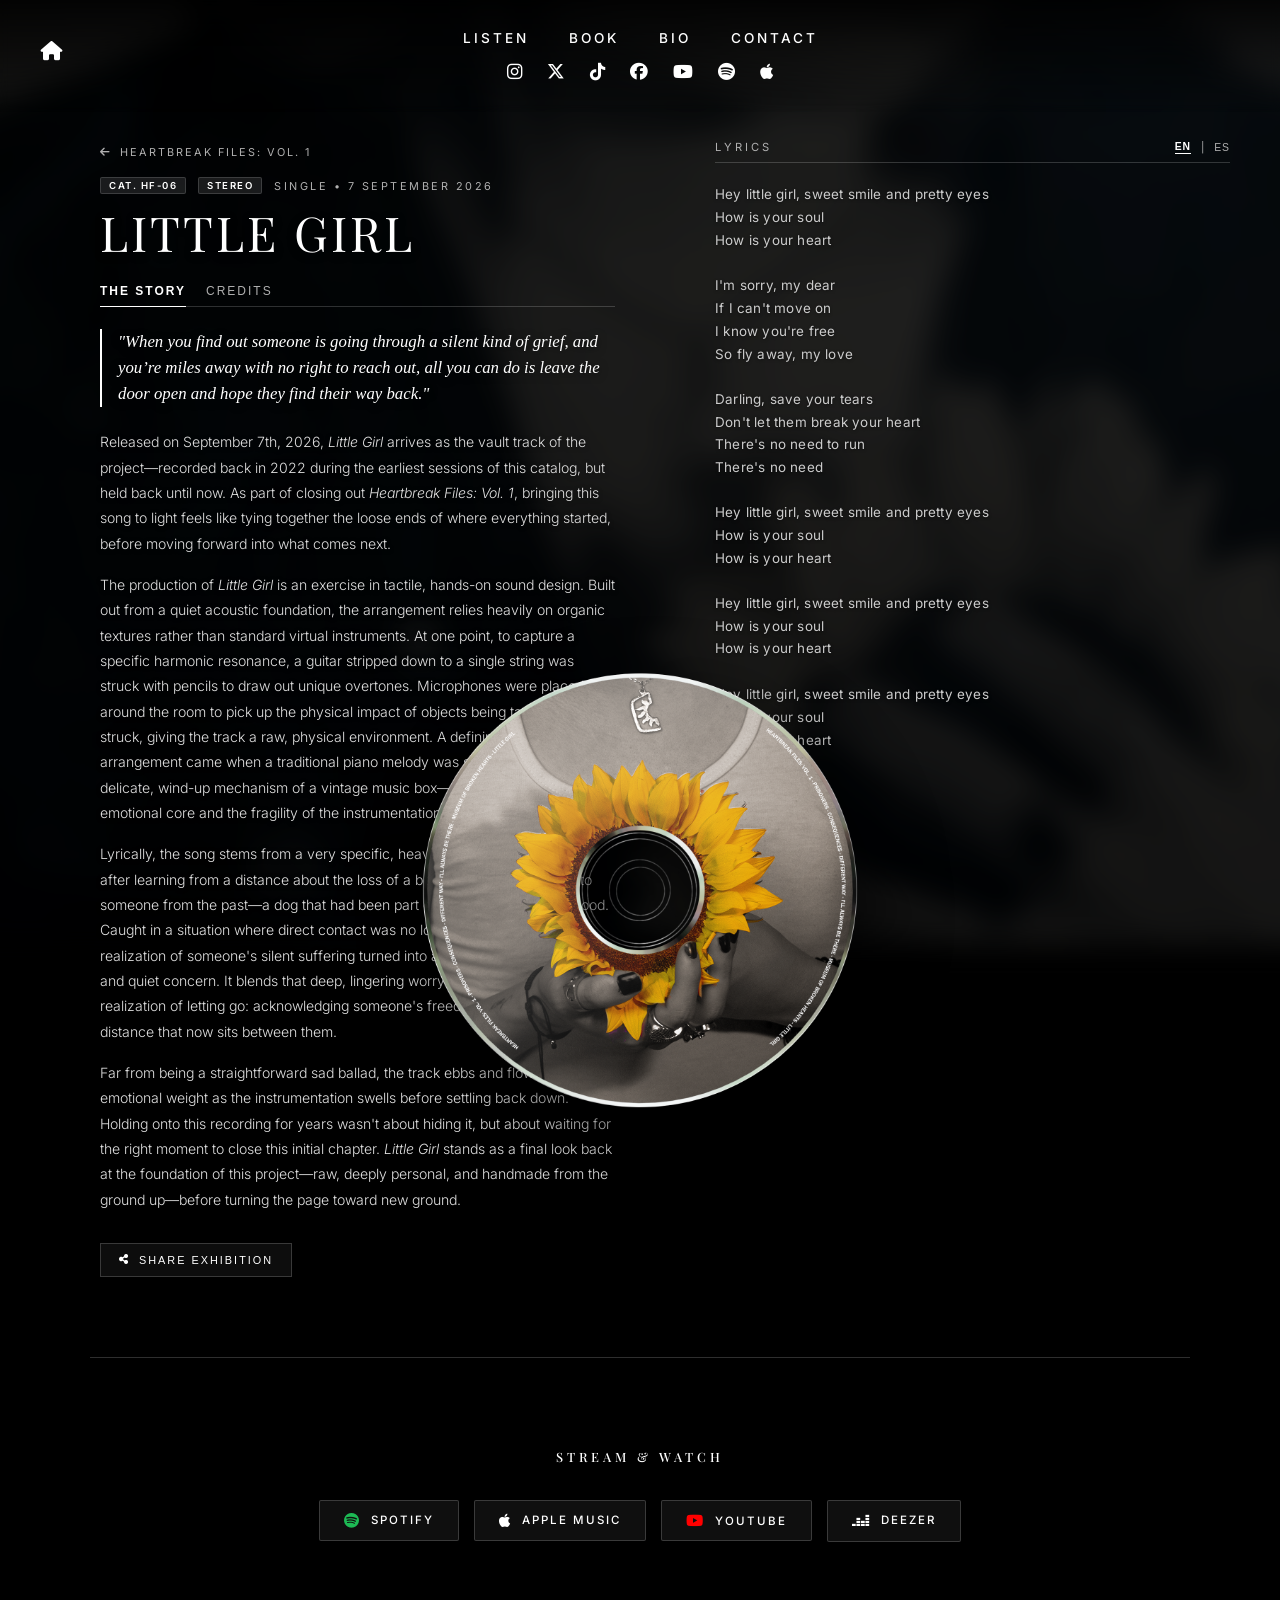
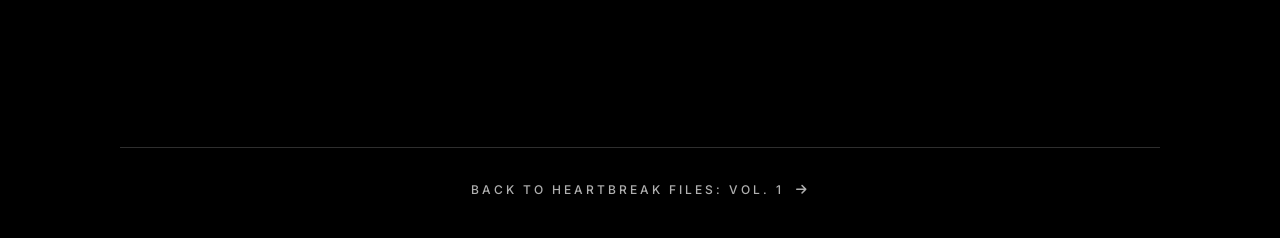
<file: ep/little-girl.html>
<!DOCTYPE html>
<html lang="en-GB">

<head>
    <meta charset="UTF-8">
    <meta name="viewport" content="width=device-width, initial-scale=1.0">
    <title>Little Girl | Exhibition | Johan Peraza</title>

    <meta name="description"
        content="Official exhibition page for 'Little Girl' by Johan Peraza. Explore lyrics, vault story, and production details.">
    <meta name="author" content="Johan Peraza">

    <!-- Canonical URL -->
    <link rel="canonical" href="https://johanperaza.com/ep/little-girl.html">

    <!-- Stylesheets & Fonts -->
    <link rel="stylesheet" href="https://cdnjs.cloudflare.com/ajax/libs/font-awesome/6.5.1/css/all.min.css">
    <link rel="stylesheet" href="../variables.css">
    <link rel="stylesheet" href="../master-style.css">

    <!-- Favicon -->
    <link rel="icon" type="image/x-icon" href="../assets/sunflower.png">

    <!-- Schema.org Structured Data (JSON-LD) -->
    <script type="application/ld+json">
    {
      "@context": "https://schema.org",
      "@type": "MusicRecording",
      "name": "Little Girl",
      "byArtist": {
        "@type": "MusicGroup",
        "name": "Johan Peraza",
        "url": "https://johanperaza.com"
      },
      "inAlbum": {
        "@type": "MusicAlbum",
        "name": "Heartbreak Files: Vol. 1",
        "url": "https://johanperaza.com/ep/"
      },
      "genre": "Alternative Pop/Rock",
      "datePublished": "2026-09-07",
      "duration": "PT3M30S",
      "recordingOf": {
        "@type": "MusicComposition",
        "name": "Little Girl",
        "composer": {
          "@type": "Person",
          "name": "Johan Peraza"
        },
        "lyricist": {
          "@type": "Person",
          "name": "Johan Peraza"
        }
      },
      "url": "https://johanperaza.com/ep/little-girl.html"
    }
    </script>

    <!-- Open Graph Metadata -->
    <meta property="og:type" content="music.song">
    <meta property="og:title" content="Little Girl — Johan Peraza | Exhibition">
    <meta property="og:description"
        content="Explore the official exhibition, story, and lyrics for 'Little Girl' by Johan Peraza.">
    <meta property="og:url" content="https://johanperaza.com/ep/little-girl.html">
    <meta property="og:image" content="https://johanperaza.com/assets/images/cover_art_heartbreak_files.png">

    <!-- Twitter Card Metadata -->
    <meta name="twitter:card" content="summary_large_image">
    <meta name="twitter:title" content="Little Girl — Johan Peraza | Exhibition">
    <meta name="twitter:description" content="Explore lyrics and story for 'Little Girl' by Johan Peraza.">
    <meta name="twitter:image" content="https://johanperaza.com/assets/images/cover_art_heartbreak_files.png">

    <style>
        :root {
            --bg-editorial: #000000;
            --text-main: #FFFFFF;
            --text-muted: #B0B0B0;
            --border-subtle: rgba(255, 255, 255, 0.18);
        }

        body.track-exhibition-body {
            margin: 0;
            padding: 0;
            min-height: 100vh;
            background-color: var(--bg-editorial);
            color: var(--text-main);
            font-family: var(--font-body), 'Inter', sans-serif;
            overflow-x: hidden;
            position: relative;
        }

        body.track-exhibition-body::before {
            content: '';
            position: fixed;
            top: -5%;
            left: -5%;
            width: 110vw;
            height: 110vh;
            z-index: -1;
            background-image: linear-gradient(to bottom, rgba(0, 0, 0, 0.55), rgba(0, 0, 0, 0.75)), url('../ep/img/littlegirl.jpg');
            background-size: cover;
            background-position: center;
            background-repeat: no-repeat;
            opacity: 1;
            filter: blur(14px) brightness(0.6) contrast(1.05);
            pointer-events: none;
        }

        .floating-cassette-anchor {
            position: fixed;
            left: -220px;
            top: 50%;
            transform: translateY(-50%);
            z-index: 80;
            transition: all 0.5s cubic-bezier(0.165, 0.84, 0.44, 1);
        }

        .floating-cassette-anchor:hover {
            left: -80px;
        }

        .real-cassette-img {
            width: 520px;
            height: auto;
            display: block;
            filter: drop-shadow(15px 25px 35px rgba(0, 0, 0, 0.6));
            animation: cdRotate 14s linear infinite;
            transform-origin: center center;
        }

        .floating-cassette-anchor:hover .real-cassette-img {
            animation-play-state: paused;
        }

        @keyframes cdRotate {
            from {
                transform: rotate(0deg);
            }

            to {
                transform: rotate(360deg);
            }
        }

        nav.site-navigation {
            background: linear-gradient(to bottom, rgba(0, 0, 0, 0.85), rgba(0, 0, 0, 0)) !important;
            box-shadow: none !important;
            backdrop-filter: blur(4px);
        }

        nav.site-navigation .nav-link,
        nav.site-navigation .social-link {
            color: var(--text-main) !important;
        }

        nav.site-navigation .nav-link:hover,
        nav.site-navigation .social-link:hover {
            color: var(--text-muted) !important;
        }

        .nav-home-fixed .home-btn {
            color: var(--text-main) !important;
            background: transparent !important;
            border: none !important;
            box-shadow: none !important;
            padding: 0 !important;
        }

        .menu-toggle-btn .hamburger-bar {
            background-color: var(--text-main) !important;
        }

        .hero-view-wrapper {
            min-height: 100vh;
            display: flex;
            align-items: flex-start;
            justify-content: center;
            box-sizing: border-box;
            padding-top: 140px;
            padding-bottom: 80px;
        }

        .track-hero-grid {
            display: grid;
            grid-template-columns: 1fr 1fr;
            gap: 60px;
            max-width: 1300px;
            width: 100%;
            margin: 0 auto;
            padding: 0 50px 0 100px;
            position: relative;
            z-index: 2;
            align-items: start;
        }

        .left-editorial-col {
            padding-right: 20px;
        }

        .ep-breadcrumb-link {
            display: inline-flex;
            align-items: center;
            gap: 8px;
            font-size: 0.68rem;
            text-transform: uppercase;
            letter-spacing: 2px;
            color: var(--text-muted);
            text-decoration: none;
            margin-bottom: 18px;
            transition: color 0.3s ease, transform 0.3s ease;
        }

        .ep-breadcrumb-link:hover {
            color: var(--text-main);
            transform: translateX(-3px);
        }

        .catalog-meta-bar {
            display: flex;
            gap: 12px;
            align-items: center;
            flex-wrap: wrap;
            margin-bottom: 12px;
        }

        .release-date {
            font-size: 0.68rem;
            text-transform: uppercase;
            letter-spacing: 2.5px;
            color: var(--text-muted);
            display: inline-block;
        }

        .catalog-badge {
            font-size: 0.6rem;
            text-transform: uppercase;
            letter-spacing: 1.5px;
            color: var(--text-main);
            background: rgba(255, 255, 255, 0.1);
            border: 1px solid rgba(255, 255, 255, 0.15);
            padding: 2px 8px;
            border-radius: 2px;
            font-weight: 600;
        }

        .track-hero-title {
            font-size: 3rem;
            font-weight: 400;
            text-transform: uppercase;
            letter-spacing: 3px;
            line-height: 1.1;
            margin: 0 0 25px 0;
            color: var(--text-main);
            text-shadow: 0 2px 10px rgba(0, 0, 0, 0.4);
        }

        .story-credits-toggle {
            display: flex;
            gap: 20px;
            margin-bottom: 20px;
            border-bottom: 1px solid var(--border-subtle);
            padding-bottom: 8px;
        }

        .toggle-btn {
            background: none;
            border: none;
            color: var(--text-muted);
            font-size: 0.75rem;
            text-transform: uppercase;
            letter-spacing: 2px;
            padding: 0;
            transition: color 0.3s ease;
            position: relative;
            cursor: pointer;
        }

        .toggle-btn.active {
            color: var(--text-main);
            font-weight: 600;
        }

        .toggle-btn.active::after {
            content: '';
            position: absolute;
            bottom: -9px;
            left: 0;
            width: 100%;
            height: 1.5px;
            background: var(--text-main);
        }

        .tab-panel {
            display: none;
            animation: fadeIn 0.4s ease;
        }

        .tab-panel.active {
            display: block;
        }

        @keyframes fadeIn {
            from {
                opacity: 0;
                transform: translateY(3px);
            }

            to {
                opacity: 1;
                transform: translateY(0);
            }
        }

        .story-text {
            font-size: 0.88rem;
            line-height: 1.8;
            color: #E0E0E0;
            font-weight: 300;
            margin-bottom: 16px;
            text-shadow: 0 1px 4px rgba(0, 0, 0, 0.5);
        }

        .story-quote {
            font-family: Georgia, serif;
            font-style: italic;
            font-size: 1.05rem;
            line-height: 1.55;
            margin: 22px 0;
            color: #FFFFFF;
            border-left: 2px solid var(--text-main);
            padding-left: 16px;
            text-shadow: 0 2px 8px rgba(0, 0, 0, 0.6);
        }

        .credits-list p {
            font-size: 0.88rem;
            line-height: 1.75;
            color: #E0E0E0;
            margin-bottom: 12px;
        }

        .credits-list strong {
            color: #FFFFFF;
        }

        .share-exhibition-btn {
            display: inline-flex;
            align-items: center;
            gap: 8px;
            background: rgba(255, 255, 255, 0.05);
            border: 1px solid var(--border-subtle);
            color: var(--text-main);
            font-size: 0.68rem;
            text-transform: uppercase;
            letter-spacing: 2px;
            padding: 10px 18px;
            margin-top: 15px;
            cursor: pointer;
            transition: all 0.3s ease;
            backdrop-filter: blur(4px);
        }

        .share-exhibition-btn:hover {
            background: var(--text-main);
            color: #000000;
            border-color: var(--text-main);
        }

        .right-lyrics-col {
            padding-left: 20px;
        }

        .lyrics-top-bar {
            display: flex;
            justify-content: space-between;
            align-items: center;
            margin-bottom: 20px;
            border-bottom: 1px solid var(--border-subtle);
            padding-bottom: 8px;
        }

        .lyrics-title-clean {
            font-size: 0.7rem;
            text-transform: uppercase;
            letter-spacing: 3px;
            color: var(--text-muted);
            margin: 0;
        }

        .lang-switch-box {
            display: flex;
            gap: 10px;
        }

        .lang-btn {
            background: none;
            border: none;
            font-size: 0.65rem;
            text-transform: uppercase;
            letter-spacing: 1px;
            color: var(--text-muted);
            padding: 0;
            transition: color 0.3s ease;
            cursor: pointer;
        }

        .lang-btn.active {
            color: var(--text-main);
            font-weight: 700;
            border-bottom: 1px solid var(--text-main);
        }

        .clean-stanza {
            margin-bottom: 22px;
            position: relative;
        }

        .stanza-body {
            margin: 0;
            white-space: pre-line;
            font-size: 0.84rem;
            line-height: 1.7;
            color: #CCCCCC;
            font-weight: 400;
            letter-spacing: 0.2px;
            transition: color 0.3s ease;
            text-shadow: 0 1px 3px rgba(0, 0, 0, 0.5);
            overflow-wrap: break-word;
            word-wrap: break-word;
            word-break: break-word;
        }

        .clean-stanza:hover .stanza-body {
            color: #FFFFFF;
        }

        .copy-icon-trigger {
            position: absolute;
            top: 2px;
            right: 0;
            background: none;
            border: none;
            color: var(--text-muted);
            font-size: 0.65rem;
            opacity: 0;
            transition: opacity 0.3s ease, color 0.3s ease;
            cursor: pointer;
        }

        .clean-stanza:hover .copy-icon-trigger {
            opacity: 1;
        }

        .copy-icon-trigger:hover {
            color: var(--text-main);
        }

        .bottom-section {
            max-width: 1100px;
            margin: 0 auto;
            padding: 90px 30px 40px 30px;
            border-top: 1px solid var(--border-subtle);
        }

        .stream-title-clean {
            font-size: 0.8rem;
            text-transform: uppercase;
            letter-spacing: 4px;
            text-align: center;
            margin-bottom: 35px;
            color: var(--text-main);
            font-weight: 500;
        }

        .stream-buttons-container {
            display: flex;
            justify-content: center;
            align-items: center;
            gap: 15px;
            flex-wrap: wrap;
            margin-bottom: 50px;
        }

        .stream-platform-btn {
            display: inline-flex;
            align-items: center;
            gap: 10px;
            color: #FFFFFF;
            text-decoration: none;
            font-size: 0.72rem;
            text-transform: uppercase;
            letter-spacing: 2px;
            padding: 12px 24px;
            border: 1px solid rgba(255, 255, 255, 0.18);
            background: rgba(255, 255, 255, 0.06);
            backdrop-filter: blur(6px);
            border-radius: 2px;
            font-weight: 500;
            box-shadow: 0 4px 15px rgba(0, 0, 0, 0.2);
            transition: all 0.3s cubic-bezier(0.165, 0.84, 0.44, 1);
        }

        .stream-platform-btn i {
            font-size: 0.95rem;
        }

        .stream-platform-btn:hover {
            background: #FFFFFF;
            color: #000000;
            border-color: #FFFFFF;
            transform: translateY(-3px);
            box-shadow: 0 8px 25px rgba(255, 255, 255, 0.15);
        }

        .stream-platform-btn:hover i {
            color: #000000 !important;
        }

        .next-track-nav {
            text-align: center;
            padding-top: 30px;
            border-top: 1px solid var(--border-subtle);
        }

        .next-track-link {
            display: inline-flex;
            align-items: center;
            gap: 12px;
            color: var(--text-muted);
            text-decoration: none;
            font-size: 0.75rem;
            text-transform: uppercase;
            letter-spacing: 3px;
            transition: all 0.3s ease;
            font-weight: 500;
        }

        .next-track-link:hover {
            color: var(--text-main);
            transform: translateX(4px);
        }

        #toast-msg {
            visibility: hidden;
            min-width: 220px;
            background-color: #FFFFFF;
            color: #000000;
            font-weight: 600;
            text-align: center;
            padding: 10px 18px;
            position: fixed;
            z-index: 99999;
            left: 50%;
            bottom: 30px;
            transform: translateX(-50%);
            font-size: 0.7rem;
            text-transform: uppercase;
            letter-spacing: 2px;
            opacity: 0;
            transition: opacity 0.3s, bottom 0.3s;
            box-shadow: 0 10px 30px rgba(0, 0, 0, 0.5);
        }

        #toast-msg.show {
            visibility: visible;
            opacity: 1;
            bottom: 40px;
        }

        @media (max-width: 1400px) and (min-width: 769px) {
            .floating-cassette-anchor {
                top: auto;
                bottom: -220px;
                left: 50%;
                transform: translateX(-50%);
            }

            .floating-cassette-anchor:hover {
                left: 50%;
                bottom: -160px;
            }

            .real-cassette-img {
                width: 460px;
            }
        }

        @media (max-width: 950px) {
            .hero-view-wrapper {
                min-height: auto;
                padding-top: 110px;
                width: 100%;
                box-sizing: border-box;
                overflow-x: hidden;
            }

            .track-hero-grid {
                grid-template-columns: 1fr;
                padding: 10px 20px 40px 20px;
                gap: 40px;
                width: 100%;
                box-sizing: border-box;
            }

            .left-editorial-col,
            .right-lyrics-col {
                padding-left: 0;
                padding-right: 0;
                width: 100%;
                box-sizing: border-box;
            }

            .bottom-section {
                padding: 60px 20px 40px 20px;
                width: 100%;
                box-sizing: border-box;
                overflow: hidden;
            }
        }

        @media (max-width: 768px) {
            .floating-cassette-anchor {
                display: none;
            }

            .track-hero-title {
                font-size: 2.2rem;
            }
        }
    </style>
</head>

<body class="track-exhibition-body">

    <div class="floating-cassette-anchor">
        <a href="https://open.spotify.com/track/3KnQvAIYXI72etzPKZ0Qpy?si=7225b7bd8c2a4337" target="_blank"
            rel="noopener" title="Listen on Spotify">
            <img src="../assets/images/cd_loop.png" alt="Little Girl Artwork" class="real-cassette-img">
        </a>
    </div>

    <!-- Main Navigation Bar -->
    <nav class="site-navigation" aria-label="Main Navigation">
        <div class="nav-desktop-container">
            <div class="nav-row-sections">
                <a href="../listen/index.html" target="_blank" class="nav-link active">Listen</a>
                <a href="../book/index.html" class="nav-link">Book</a>
                <a href="../bio/index.html" class="nav-link">Bio</a>
                <a href="../contact/index.html" class="nav-link">Contact</a>
            </div>

            <div class="nav-row-socials">
                <a href="https://www.instagram.com/johanperazaofficial/" target="_blank" rel="noopener"
                    class="social-link" aria-label="Instagram">
                    <i class="fa-brands fa-instagram"></i>
                </a>
                <a href="https://x.com/JohanPeraza07" target="_blank" rel="noopener" class="social-link" aria-label="X">
                    <i class="fa-brands fa-x-twitter"></i>
                </a>
                <a href="https://www.tiktok.com/@johanperazaofficial" target="_blank" rel="noopener" class="social-link"
                    aria-label="TikTok">
                    <i class="fa-brands fa-tiktok"></i>
                </a>
                <a href="https://www.facebook.com/johanperazaofficial" target="_blank" rel="noopener"
                    class="social-link" aria-label="Facebook">
                    <i class="fa-brands fa-facebook"></i>
                </a>
                <a href="https://www.youtube.com/@johanperazaofficial" target="_blank" rel="noopener"
                    class="social-link" aria-label="YouTube">
                    <i class="fa-brands fa-youtube"></i>
                </a>
                <a href="https://open.spotify.com/artist/5I8siYDyOpzkma70r566GP" target="_blank" rel="noopener"
                    class="social-link" aria-label="Spotify">
                    <i class="fa-brands fa-spotify"></i>
                </a>
                <a href="https://music.apple.com/co/artist/johan-peraza/1617756824" target="_blank" rel="noopener"
                    class="social-link" aria-label="Apple Music">
                    <i class="fa-brands fa-apple"></i>
                </a>
            </div>
        </div>
    </nav>

    <!-- Fixed Home Button -->
    <div class="nav-home-fixed">
        <a href="../index.html" class="home-btn" aria-label="Go to Home">
            <i class="fa-solid fa-house"></i>
        </a>
    </div>

    <!-- Mobile Navigation Controls -->
    <div class="nav-trigger-container">
        <button class="menu-toggle-btn" aria-expanded="false" aria-label="Toggle Menu" id="menu-button">
            <span class="hamburger-bar"></span>
            <span class="hamburger-bar"></span>
            <span class="hamburger-bar"></span>
        </button>
    </div>

    <div class="nav-sidebar-panel" id="fullscreen-menu" aria-hidden="true">
        <div class="sidebar-content-wrapper">
            <ul class="sidebar-menu-links">
                <li><a href="../listen/index.html" target="_blank" class="sidebar-link">Listen</a></li>
                <li><a href="../book/index.html" class="sidebar-link">Book</a></li>
                <li><a href="../bio/index.html" class="sidebar-link">Bio</a></li>
                <li><a href="../contact/index.html" class="sidebar-link">Contact</a></li>
            </ul>

            <div class="sidebar-socials-row">
                <a href="https://www.instagram.com/johanperazaofficial/" target="_blank" rel="noopener"
                    class="sidebar-social-icon" aria-label="Instagram">
                    <i class="fa-brands fa-instagram"></i>
                </a>
                <a href="https://x.com/JohanPeraza07" target="_blank" rel="noopener" class="sidebar-social-icon"
                    aria-label="X">
                    <i class="fa-brands fa-x-twitter"></i>
                </a>
                <a href="https://www.tiktok.com/@johanperazaofficial" target="_blank" rel="noopener"
                    class="sidebar-social-icon" aria-label="TikTok">
                    <i class="fa-brands fa-tiktok"></i>
                </a>
                <a href="https://www.facebook.com/johanperazaofficial" target="_blank" rel="noopener"
                    class="sidebar-social-icon" aria-label="Facebook">
                    <i class="fa-brands fa-facebook"></i>
                </a>
                <a href="https://www.youtube.com/@johanperazaofficial" target="_blank" rel="noopener"
                    class="sidebar-social-icon" aria-label="YouTube">
                    <i class="fa-brands fa-youtube"></i>
                </a>
                <a href="https://open.spotify.com/artist/5I8siYDyOpzkma70r566GP" target="_blank" rel="noopener"
                    class="sidebar-social-icon" aria-label="Spotify">
                    <i class="fa-brands fa-spotify"></i>
                </a>
                <a href="https://music.apple.com/co/artist/johan-peraza/1617756824" target="_blank" rel="noopener"
                    class="sidebar-social-icon" aria-label="Apple Music">
                    <i class="fa-brands fa-apple"></i>
                </a>
            </div>
        </div>
    </div>

    <!-- Main Content Grid -->
    <div class="hero-view-wrapper">
        <main class="track-hero-grid">

            <div class="left-editorial-col">
                <a href="../ep/index.html" class="ep-breadcrumb-link">
                    <i class="fa-solid fa-arrow-left"></i> Heartbreak Files: Vol. 1
                </a>

                <div class="catalog-meta-bar">
                    <span class="catalog-badge">CAT. HF-06</span>
                    <span class="catalog-badge">STEREO</span>
                    <span class="release-date">Single • 7 September 2026</span>
                </div>

                <h1 class="track-hero-title">Little Girl</h1>

                <div class="story-credits-toggle">
                    <button class="toggle-btn active" onclick="switchEditorialTab('story')">The Story</button>
                    <button class="toggle-btn" onclick="switchEditorialTab('credits')">Credits</button>
                </div>

                <div id="panel-story" class="tab-panel active">
                    <div class="story-quote">
                        "When you find out someone is going through a silent kind of grief, and you’re miles away with
                        no right to reach out, all you can do is leave the door open and hope they find their way back."
                    </div>
                    <p class="story-text">
                        Released on September 7th, 2026, <em>Little Girl</em> arrives as the vault track of the
                        project—recorded back in 2022 during the earliest sessions of this catalog, but held back until
                        now. As part of closing out <em>Heartbreak Files: Vol. 1</em>, bringing this song to light feels
                        like tying together the loose ends of where everything started, before moving forward into what
                        comes next.
                    </p>
                    <p class="story-text">
                        The production of <em>Little Girl</em> is an exercise in tactile, hands-on sound design. Built
                        out from a quiet acoustic foundation, the arrangement relies heavily on organic textures rather
                        than standard virtual instruments. At one point, to capture a specific harmonic resonance, a
                        guitar stripped down to a single string was struck with pencils to draw out unique overtones.
                        Microphones were placed around the room to pick up the physical impact of objects being tapped
                        and struck, giving the track a raw, physical environment. A defining moment in the arrangement
                        came when a traditional piano melody was swapped out for the delicate, wind-up mechanism of a
                        vintage music box—a subtle nod to the song's emotional core and the fragility of the
                        instrumentation.
                    </p>
                    <p class="story-text">
                        Lyrically, the song stems from a very specific, heavy moment. It was written after learning from
                        a distance about the loss of a beloved doggy belonging to someone from the past—a dog that had
                        been part of their lives since childhood. Caught in a situation where direct contact was no
                        longer an option, the realization of someone's silent suffering turned into an internal dialogue
                        of care and quiet concern. It blends that deep, lingering worry with the bittersweet realization
                        of letting go: acknowledging someone's freedom while accepting the distance that now sits
                        between them.
                    </p>
                    <p class="story-text">
                        Far from being a straightforward sad ballad, the track ebbs and flows, building in emotional
                        weight as the instrumentation swells before settling back down. Holding onto this recording for
                        years wasn't about hiding it, but about waiting for the right moment to close this initial
                        chapter. <em>Little Girl</em> stands as a final look back at the foundation of this project—raw,
                        deeply personal, and handmade from the ground up—before turning the page toward new ground.
                    </p>
                </div>

                <div id="panel-credits" class="tab-panel">
                    <div class="credits-list">
                        <p><strong>Written & Composed by:</strong> Johan Peraza</p>
                        <p><strong>Lead Vocals & Production:</strong> Johan Peraza</p>
                        <p><strong>Background Vocals:</strong> Sophia Elizabeth Parks</p>
                        <p><strong>Production & Arrangement:</strong> AudioEstudio / Johan Peraza</p>
                        <p><strong>Release Date:</strong> September 7, 2026</p>
                    </div>
                </div>

                <button class="share-exhibition-btn" onclick="shareCurrentExhibition()">
                    <i class="fa-solid fa-share-nodes"></i> Share Exhibition
                </button>
            </div>

            <div class="right-lyrics-col">
                <div class="lyrics-top-bar">
                    <span class="lyrics-title-clean">Lyrics</span>
                    <div class="lang-switch-box">
                        <button class="lang-btn active" id="btn-en" onclick="switchLyricsLang('en')">EN</button>
                        <span style="font-size: 0.65rem; color: var(--text-muted);">|</span>
                        <button class="lang-btn" id="btn-es" onclick="switchLyricsLang('es')">ES</button>
                    </div>
                </div>

                <div class="clean-stanza">
                    <p class="stanza-body" id="stanza-1">Hey little girl, sweet smile and pretty eyes
                        How is your soul
                        How is your heart

                        I'm sorry, my dear
                        If I can't move on
                        I know you're free
                        So fly away, my love</p>
                    <button class="copy-icon-trigger" onclick="copyCleanQuote(this)" title="Copy Verse"><i
                            class="fa-regular fa-copy"></i></button>
                </div>

                <div class="clean-stanza">
                    <p class="stanza-body" id="stanza-2">Darling, save your tears
                        Don't let them break your heart
                        There's no need to run
                        There's no need</p>
                    <button class="copy-icon-trigger" onclick="copyCleanQuote(this)" title="Copy Pre-Chorus"><i
                            class="fa-regular fa-copy"></i></button>
                </div>

                <div class="clean-stanza">
                    <p class="stanza-body" id="stanza-3">Hey little girl, sweet smile and pretty eyes
                        How is your soul
                        How is your heart</p>
                    <button class="copy-icon-trigger" onclick="copyCleanQuote(this)" title="Copy Chorus"><i
                            class="fa-regular fa-copy"></i></button>
                </div>

                <div class="clean-stanza">
                    <p class="stanza-body" id="stanza-4">Hey little girl, sweet smile and pretty eyes
                        How is your soul
                        How is your heart

                        Hey little girl, sweet smile and pretty eyes
                        How is your soul
                        How is your heart</p>
                    <button class="copy-icon-trigger" onclick="copyCleanQuote(this)" title="Copy Bridge"><i
                            class="fa-regular fa-copy"></i></button>
                </div>

                <div class="clean-stanza">
                    <p class="stanza-body" id="stanza-5">(Hey little girl)
                        (Hey little girl)</p>
                    <button class="copy-icon-trigger" onclick="copyCleanQuote(this)" title="Copy Outro"><i
                            class="fa-regular fa-copy"></i></button>
                </div>
            </div>

        </main>
    </div>

    <!-- Media Distribution Section -->
    <section class="bottom-section">
        <h2 class="stream-title-clean">Stream & Watch</h2>

        <div class="stream-buttons-container">
            <a href="https://open.spotify.com/track/3KnQvAIYXI72etzPKZ0Qpy?si=7225b7bd8c2a4337" target="_blank"
                rel="noopener" class="stream-platform-btn">
                <i class="fa-brands fa-spotify" style="color: #1DB954;"></i> Spotify
            </a>
            <a href="https://music.apple.com/co/song/little-girl-from-the-vault/6805245240" target="_blank"
                rel="noopener" class="stream-platform-btn">
                <i class="fa-brands fa-apple"></i> Apple Music
            </a>
            <a href="https://youtu.be/-x3pmfHzj5U?si=lVxJ4WBQjEQTnJgm" target="_blank" rel="noopener"
                class="stream-platform-btn">
                <i class="fa-brands fa-youtube" style="color: #FF0000;"></i> YouTube
            </a>
            <a href="https://www.deezer.com/en/artist/165800547" target="_blank" rel="noopener"
                class="stream-platform-btn">
                <i class="fa-brands fa-deezer"></i> Deezer
            </a>
        </div>

        <iframe data-testid="embed-iframe" style="border-radius:12px"
            src="https://open.spotify.com/embed/track/3KnQvAIYXI72etzPKZ0Qpy?utm_source=generator&theme=0&si=12c588f7f60545fc"
            width="100%" height="152" frameBorder="0" allowfullscreen=""
            allow="autoplay; clipboard-write; encrypted-media; fullscreen; picture-in-picture" loading="lazy"></iframe>

        <div class="next-track-nav">
            <a href="index.html" class="next-track-link">
                Back to Heartbreak Files: Vol. 1 <i class="fa-solid fa-arrow-right"></i>
            </a>
        </div>
    </section>

    <!-- UI Feedback Toast -->
    <div id="toast-msg">Link Copied!</div>

    <script src="../navigation.js"></script>
    <script>
        const lyricsData = {
            en: {
                s1: `Hey little girl, sweet smile and pretty eyes\nHow is your soul\nHow is your heart\n\nI'm sorry, my dear\nIf I can't move on\nI know you're free\nSo fly away, my love`,
                s2: `Darling, save your tears\nDon't let them break your heart\nThere's no need to run\nThere's no need`,
                s3: `Hey little girl, sweet smile and pretty eyes\nHow is your soul\nHow is your heart`,
                s4: `Hey little girl, sweet smile and pretty eyes\nHow is your soul\nHow is your heart\n\nHey little girl, sweet smile and pretty eyes\nHow is your soul\nHow is your heart`,
                s5: `(Hey little girl)\n(Hey little girl)`
            },
            es: {
                s1: `Hola, pequeña niña, sonrisa dulce y ojos bonitos\n¿Cómo está tu alma?\n¿Cómo está tu corazón?\n\nLo siento, querida\nSi no puedo avanzar\nSé que eres libre\nAsí que vuela lejos, mi amor`,
                s2: `Cariño, guarda tus lágrimas\nNo dejes que te rompan el corazón\nNo hay necesidad de huir\nNo hay necesidad`,
                s3: `Hola, pequeña niña, sonrisa dulce y ojos bonitos\n¿Cómo está tu alma?\n¿Cómo está tu corazón?`,
                s4: `Hola, pequeña niña, sonrisa dulce y ojos bonitos\n¿Cómo está tu alma?\n¿Cómo está tu corazón?\n\nHola, pequeña niña, sonrisa dulce y ojos bonitos\n¿Cómo está tu alma?\n¿Cómo está tu corazón?`,
                s5: `(Hola, pequeña niña)\n(Hola, pequeña niña)`
            }
        };

        function switchLyricsLang(lang) {
            document.getElementById('btn-en').classList.remove('active');
            document.getElementById('btn-es').classList.remove('active');

            document.getElementById('btn-' + lang).classList.add('active');

            document.getElementById('stanza-1').innerText = lyricsData[lang].s1;
            document.getElementById('stanza-2').innerText = lyricsData[lang].s2;
            document.getElementById('stanza-3').innerText = lyricsData[lang].s3;
            document.getElementById('stanza-4').innerText = lyricsData[lang].s4;
            document.getElementById('stanza-5').innerText = lyricsData[lang].s5;
        }

        function switchEditorialTab(tabName) {
            const panels = document.querySelectorAll('.tab-panel');
            const btns = document.querySelectorAll('.toggle-btn');

            panels.forEach(p => p.classList.remove('active'));
            btns.forEach(b => b.classList.remove('active'));

            document.getElementById('panel-' + tabName).classList.add('active');
            event.currentTarget.classList.add('active');
        }

        function copyCleanQuote(btn) {
            const stanza = btn.parentElement;
            const text = stanza.querySelector('.stanza-body').innerText;
            const formatted = `"${text.trim()}"\n\n— Johan Peraza (Little Girl)\nhttps://johanperaza.com/ep/little-girl.html`;

            navigator.clipboard.writeText(formatted).then(() => {
                showToast("Quote Copied!");
            });
        }

        function shareCurrentExhibition() {
            if (navigator.share) {
                navigator.share({
                    title: "Little Girl - Johan Peraza",
                    text: "Explore the official exhibition for Little Girl by Johan Peraza.",
                    url: window.location.href,
                }).catch(() => { });
            } else {
                navigator.clipboard.writeText(window.location.href).then(() => {
                    showToast("Exhibition Link Copied!");
                });
            }
        }

        function showToast(msg) {
            const toast = document.getElementById("toast-msg");
            toast.innerText = msg || "Copied!";
            toast.className = "show";
            setTimeout(() => { toast.className = toast.className.replace("show", ""); }, 3000);
        }
    </script>

</body>

</html>
</file>
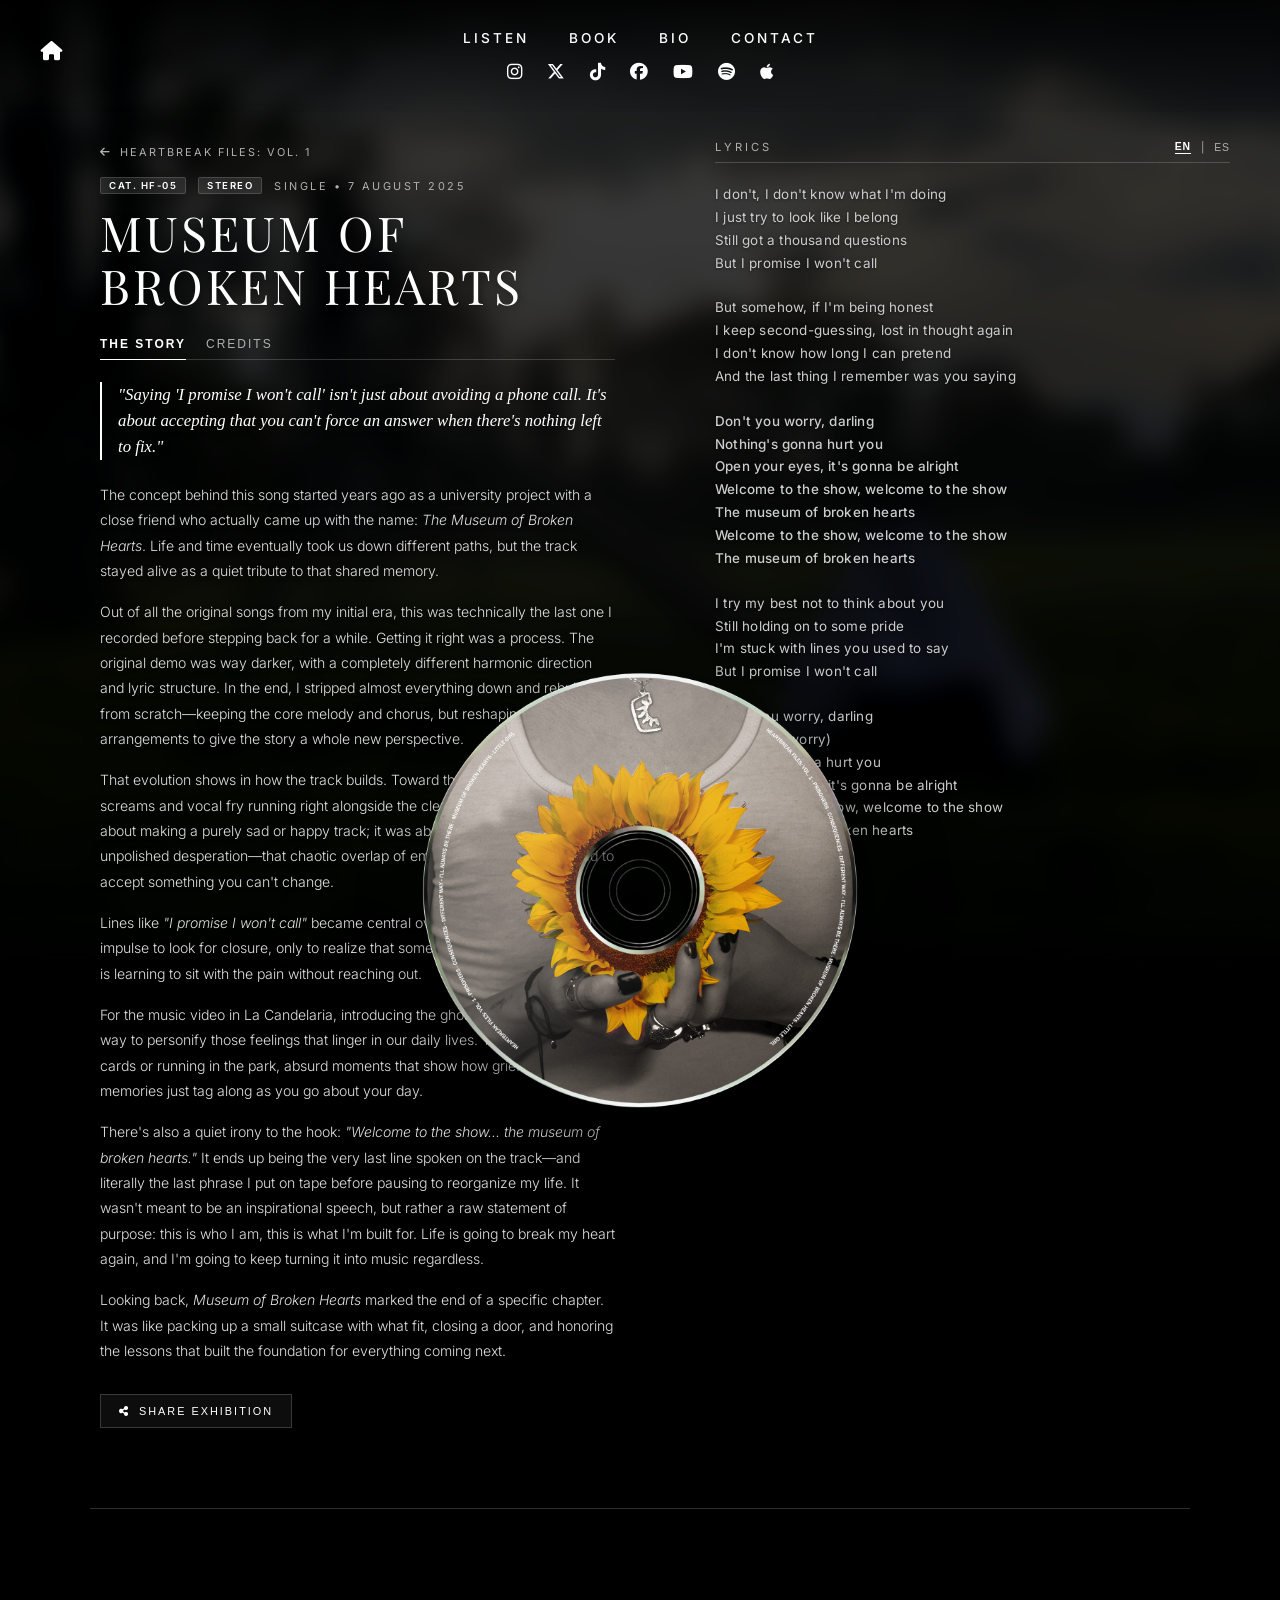
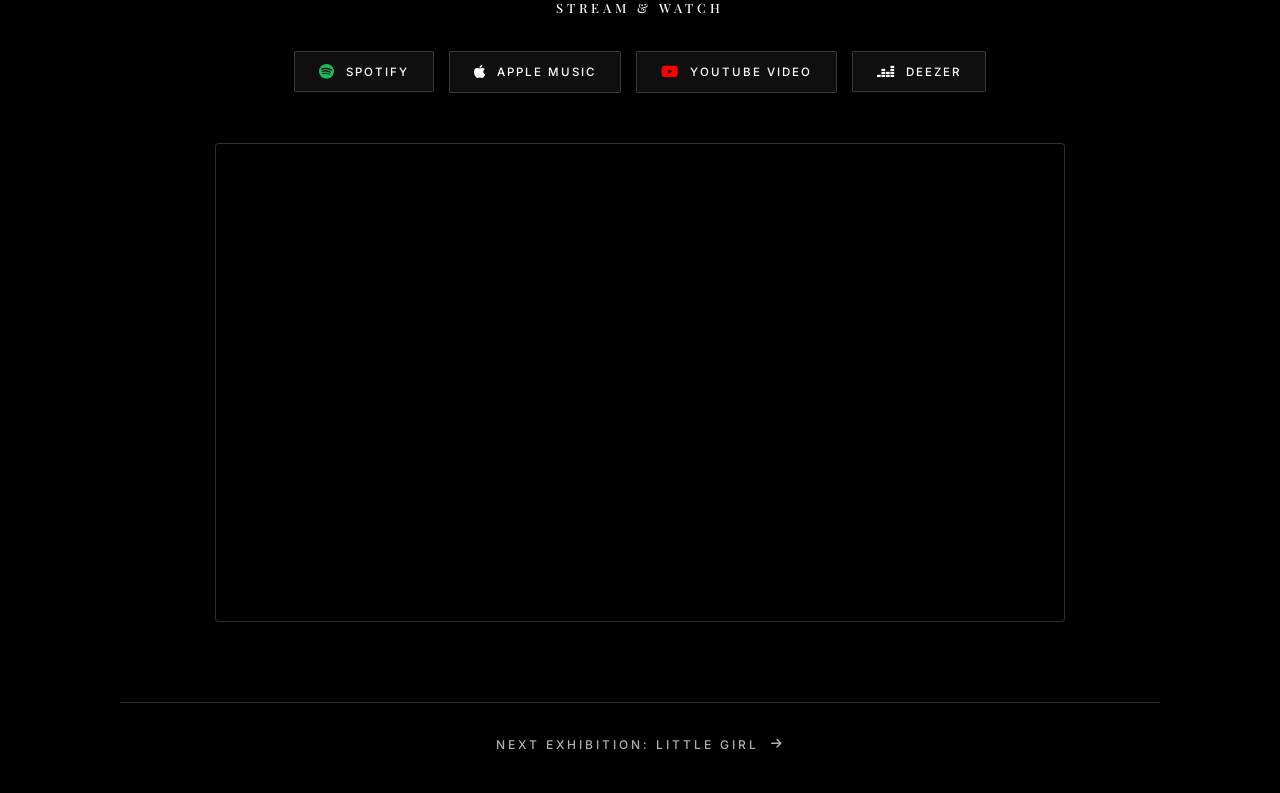
<file: ep/museum-of-broken-hearts.html>
<!DOCTYPE html>
<html lang="en-GB">

<head>
    <meta charset="UTF-8">
    <meta name="viewport" content="width=device-width, initial-scale=1.0">
    <title>Museum of Broken Hearts | Exhibition | Johan Peraza</title>

    <meta name="description"
        content="Official exhibition page for 'Museum of Broken Hearts' by Johan Peraza. Explore lyrics, official music video, and production details.">
    <meta name="author" content="Johan Peraza">

    <!-- Canonical URL -->
    <link rel="canonical" href="https://johanperaza.com/ep/museum-of-broken-hearts.html">

    <!-- Stylesheets & Fonts -->
    <link rel="stylesheet" href="https://cdnjs.cloudflare.com/ajax/libs/font-awesome/6.5.1/css/all.min.css">
    <link rel="stylesheet" href="../variables.css">
    <link rel="stylesheet" href="../master-style.css">

    <!-- Favicon -->
    <link rel="icon" type="image/x-icon" href="../assets/sunflower.png">

    <!-- Schema.org Structured Data (JSON-LD) -->
    <script type="application/ld+json">
    {
      "@context": "https://schema.org",
      "@type": "MusicRecording",
      "name": "Museum of Broken Hearts",
      "byArtist": {
        "@type": "MusicGroup",
        "name": "Johan Peraza",
        "url": "https://johanperaza.com"
      },
      "inAlbum": {
        "@type": "MusicAlbum",
        "name": "Heartbreak Files: Vol. 1",
        "url": "https://johanperaza.com/ep/"
      },
      "genre": "Alternative Pop/Rock",
      "datePublished": "2025-08-07",
      "duration": "PT3M42S",
      "recordingOf": {
        "@type": "MusicComposition",
        "name": "Museum of Broken Hearts",
        "composer": {
          "@type": "Person",
          "name": "Johan Peraza"
        },
        "lyricist": {
          "@type": "Person",
          "name": "Johan Peraza"
        }
      },
      "subjectOf": {
        "@type": "VideoObject",
        "name": "Johan Peraza - Museum of Broken Hearts (Official Video)",
        "embedUrl": "https://www.youtube.com/embed/zFwGD-oG84o",
        "url": "https://youtu.be/zFwGD-oG84o"
      },
      "url": "https://johanperaza.com/ep/museum-of-broken-hearts.html"
    }
    </script>

    <!-- Open Graph Metadata -->
    <meta property="og:type" content="music.song">
    <meta property="og:title" content="Museum of Broken Hearts — Johan Peraza | Exhibition">
    <meta property="og:description"
        content="Explore the official exhibition, story, and lyrics for 'Museum of Broken Hearts' by Johan Peraza.">
    <meta property="og:url" content="https://johanperaza.com/ep/museum-of-broken-hearts.html">
    <meta property="og:image" content="https://johanperaza.com/assets/images/cover_art_heartbreak_files.png">

    <!-- Twitter Card Metadata -->
    <meta name="twitter:card" content="summary_large_image">
    <meta name="twitter:title" content="Museum of Broken Hearts — Johan Peraza | Exhibition">
    <meta name="twitter:description" content="Explore lyrics and story for 'Museum of Broken Hearts' by Johan Peraza.">
    <meta name="twitter:image" content="https://johanperaza.com/assets/images/cover_art_heartbreak_files.png">

    <style>
        :root {
            --bg-editorial: #000000;
            --text-main: #FFFFFF;
            --text-muted: #B0B0B0;
            --border-subtle: rgba(255, 255, 255, 0.18);
        }

        body.track-exhibition-body {
            margin: 0;
            padding: 0;
            min-height: 100vh;
            background-color: var(--bg-editorial);
            color: var(--text-main);
            font-family: var(--font-body), 'Inter', sans-serif;
            overflow-x: hidden;
            position: relative;
        }

        body.track-exhibition-body::before {
            content: '';
            position: fixed;
            top: -5%;
            left: -5%;
            width: 110vw;
            height: 110vh;
            z-index: -1;
            background-image: linear-gradient(to bottom, rgba(0, 0, 0, 0.55), rgba(0, 0, 0, 0.75)), url('../ep/img/museum.jpg');
            background-size: cover;
            background-position: center;
            background-repeat: no-repeat;
            opacity: 1;
            filter: blur(14px) brightness(0.6) contrast(1.05);
            pointer-events: none;
        }

        .floating-cassette-anchor {
            position: fixed;
            left: -220px;
            top: 50%;
            transform: translateY(-50%);
            z-index: 80;
            transition: all 0.5s cubic-bezier(0.165, 0.84, 0.44, 1);
        }

        .floating-cassette-anchor:hover {
            left: -80px;
        }

        .real-cassette-img {
            width: 520px;
            height: auto;
            display: block;
            filter: drop-shadow(15px 25px 35px rgba(0, 0, 0, 0.6));
            animation: cdRotate 14s linear infinite;
            transform-origin: center center;
        }

        .floating-cassette-anchor:hover .real-cassette-img {
            animation-play-state: paused;
        }

        @keyframes cdRotate {
            from {
                transform: rotate(0deg);
            }

            to {
                transform: rotate(360deg);
            }
        }

        nav.site-navigation {
            background: linear-gradient(to bottom, rgba(0, 0, 0, 0.85), rgba(0, 0, 0, 0)) !important;
            box-shadow: none !important;
            backdrop-filter: blur(4px);
        }

        nav.site-navigation .nav-link,
        nav.site-navigation .social-link {
            color: var(--text-main) !important;
        }

        nav.site-navigation .nav-link:hover,
        nav.site-navigation .social-link:hover {
            color: var(--text-muted) !important;
        }

        .nav-home-fixed .home-btn {
            color: var(--text-main) !important;
            background: transparent !important;
            border: none !important;
            box-shadow: none !important;
            padding: 0 !important;
        }

        .menu-toggle-btn .hamburger-bar {
            background-color: var(--text-main) !important;
        }

        .hero-view-wrapper {
            min-height: 100vh;
            display: flex;
            align-items: flex-start;
            justify-content: center;
            box-sizing: border-box;
            padding-top: 140px;
            padding-bottom: 80px;
        }

        .track-hero-grid {
            display: grid;
            grid-template-columns: 1fr 1fr;
            gap: 60px;
            max-width: 1300px;
            width: 100%;
            margin: 0 auto;
            padding: 0 50px 0 100px;
            position: relative;
            z-index: 2;
            align-items: start;
        }

        .left-editorial-col {
            padding-right: 20px;
        }

        .ep-breadcrumb-link {
            display: inline-flex;
            align-items: center;
            gap: 8px;
            font-size: 0.68rem;
            text-transform: uppercase;
            letter-spacing: 2px;
            color: var(--text-muted);
            text-decoration: none;
            margin-bottom: 18px;
            transition: color 0.3s ease, transform 0.3s ease;
        }

        .ep-breadcrumb-link:hover {
            color: var(--text-main);
            transform: translateX(-3px);
        }

        .catalog-meta-bar {
            display: flex;
            gap: 12px;
            align-items: center;
            flex-wrap: wrap;
            margin-bottom: 12px;
        }

        .release-date {
            font-size: 0.68rem;
            text-transform: uppercase;
            letter-spacing: 2.5px;
            color: var(--text-muted);
            display: inline-block;
        }

        .catalog-badge {
            font-size: 0.6rem;
            text-transform: uppercase;
            letter-spacing: 1.5px;
            color: var(--text-main);
            background: rgba(255, 255, 255, 0.1);
            border: 1px solid rgba(255, 255, 255, 0.15);
            padding: 2px 8px;
            border-radius: 2px;
            font-weight: 600;
        }

        .track-hero-title {
            font-size: 3rem;
            font-weight: 400;
            text-transform: uppercase;
            letter-spacing: 3px;
            line-height: 1.1;
            margin: 0 0 25px 0;
            color: var(--text-main);
            text-shadow: 0 2px 10px rgba(0, 0, 0, 0.4);
        }

        .story-credits-toggle {
            display: flex;
            gap: 20px;
            margin-bottom: 20px;
            border-bottom: 1px solid var(--border-subtle);
            padding-bottom: 8px;
        }

        .toggle-btn {
            background: none;
            border: none;
            color: var(--text-muted);
            font-size: 0.75rem;
            text-transform: uppercase;
            letter-spacing: 2px;
            padding: 0;
            transition: color 0.3s ease;
            position: relative;
            cursor: pointer;
        }

        .toggle-btn.active {
            color: var(--text-main);
            font-weight: 600;
        }

        .toggle-btn.active::after {
            content: '';
            position: absolute;
            bottom: -9px;
            left: 0;
            width: 100%;
            height: 1.5px;
            background: var(--text-main);
        }

        .tab-panel {
            display: none;
            animation: fadeIn 0.4s ease;
        }

        .tab-panel.active {
            display: block;
        }

        @keyframes fadeIn {
            from {
                opacity: 0;
                transform: translateY(3px);
            }

            to {
                opacity: 1;
                transform: translateY(0);
            }
        }

        .story-text {
            font-size: 0.88rem;
            line-height: 1.8;
            color: #E0E0E0;
            font-weight: 300;
            margin-bottom: 16px;
            text-shadow: 0 1px 4px rgba(0, 0, 0, 0.5);
        }

        .story-quote {
            font-family: Georgia, serif;
            font-style: italic;
            font-size: 1.05rem;
            line-height: 1.55;
            margin: 22px 0;
            color: #FFFFFF;
            border-left: 2px solid var(--text-main);
            padding-left: 16px;
            text-shadow: 0 2px 8px rgba(0, 0, 0, 0.6);
        }

        .credits-list p {
            font-size: 0.88rem;
            line-height: 1.75;
            color: #E0E0E0;
            margin-bottom: 12px;
        }

        .credits-list strong {
            color: #FFFFFF;
        }

        .share-exhibition-btn {
            display: inline-flex;
            align-items: center;
            gap: 8px;
            background: rgba(255, 255, 255, 0.05);
            border: 1px solid var(--border-subtle);
            color: var(--text-main);
            font-size: 0.68rem;
            text-transform: uppercase;
            letter-spacing: 2px;
            padding: 10px 18px;
            margin-top: 15px;
            cursor: pointer;
            transition: all 0.3s ease;
            backdrop-filter: blur(4px);
        }

        .share-exhibition-btn:hover {
            background: var(--text-main);
            color: #000000;
            border-color: var(--text-main);
        }

        .right-lyrics-col {
            padding-left: 20px;
        }

        .lyrics-top-bar {
            display: flex;
            justify-content: space-between;
            align-items: center;
            margin-bottom: 20px;
            border-bottom: 1px solid var(--border-subtle);
            padding-bottom: 8px;
        }

        .lyrics-title-clean {
            font-size: 0.7rem;
            text-transform: uppercase;
            letter-spacing: 3px;
            color: var(--text-muted);
            margin: 0;
        }

        .lang-switch-box {
            display: flex;
            gap: 10px;
        }

        .lang-btn {
            background: none;
            border: none;
            font-size: 0.65rem;
            text-transform: uppercase;
            letter-spacing: 1px;
            color: var(--text-muted);
            padding: 0;
            transition: color 0.3s ease;
            cursor: pointer;
        }

        .lang-btn.active {
            color: var(--text-main);
            font-weight: 700;
            border-bottom: 1px solid var(--text-main);
        }

        .clean-stanza {
            margin-bottom: 22px;
            position: relative;
        }

        .stanza-body {
            margin: 0;
            white-space: pre-line;
            font-size: 0.84rem;
            line-height: 1.7;
            color: #CCCCCC;
            font-weight: 400;
            letter-spacing: 0.2px;
            transition: color 0.3s ease;
            text-shadow: 0 1px 3px rgba(0, 0, 0, 0.5);
        }

        .clean-stanza:hover .stanza-body {
            color: #FFFFFF;
        }

        .copy-icon-trigger {
            position: absolute;
            top: 2px;
            right: 0;
            background: none;
            border: none;
            color: var(--text-muted);
            font-size: 0.65rem;
            opacity: 0;
            transition: opacity 0.3s ease, color 0.3s ease;
            cursor: pointer;
        }

        .clean-stanza:hover .copy-icon-trigger {
            opacity: 1;
        }

        .copy-icon-trigger:hover {
            color: var(--text-main);
        }

        .bottom-section {
            max-width: 1100px;
            margin: 0 auto;
            padding: 90px 30px 40px 30px;
            border-top: 1px solid var(--border-subtle);
        }

        .stream-title-clean {
            font-size: 0.8rem;
            text-transform: uppercase;
            letter-spacing: 4px;
            text-align: center;
            margin-bottom: 35px;
            color: var(--text-main);
            font-weight: 500;
        }

        .stream-buttons-container {
            display: flex;
            justify-content: center;
            align-items: center;
            gap: 15px;
            flex-wrap: wrap;
            margin-bottom: 50px;
        }

        .stream-platform-btn {
            display: inline-flex;
            align-items: center;
            gap: 10px;
            color: #FFFFFF;
            text-decoration: none;
            font-size: 0.72rem;
            text-transform: uppercase;
            letter-spacing: 2px;
            padding: 12px 24px;
            border: 1px solid rgba(255, 255, 255, 0.18);
            background: rgba(255, 255, 255, 0.06);
            backdrop-filter: blur(6px);
            border-radius: 2px;
            font-weight: 500;
            box-shadow: 0 4px 15px rgba(0, 0, 0, 0.2);
            transition: all 0.3s cubic-bezier(0.165, 0.84, 0.44, 1);
        }

        .stream-platform-btn i {
            font-size: 0.95rem;
        }

        .stream-platform-btn:hover {
            background: #FFFFFF;
            color: #000000;
            border-color: #FFFFFF;
            transform: translateY(-3px);
            box-shadow: 0 8px 25px rgba(255, 255, 255, 0.15);
        }

        .stream-platform-btn:hover i {
            color: #000000 !important;
        }

        .media-embed-wrapper {
            max-width: 850px;
            margin: 0 auto 80px auto;
            background: #000000;
            border-radius: 4px;
            overflow: hidden;
            box-shadow: 0 20px 40px rgba(0, 0, 0, 0.5);
            border: 1px solid var(--border-subtle);
        }

        .responsive-media-ratio {
            position: relative;
            padding-bottom: 56.25%;
            height: 0;
            overflow: hidden;
        }

        .responsive-media-ratio iframe {
            position: absolute;
            top: 0;
            left: 0;
            width: 100%;
            height: 100%;
            border: 0;
        }

        .next-track-nav {
            text-align: center;
            padding-top: 30px;
            border-top: 1px solid var(--border-subtle);
        }

        .next-track-link {
            display: inline-flex;
            align-items: center;
            gap: 12px;
            color: var(--text-muted);
            text-decoration: none;
            font-size: 0.75rem;
            text-transform: uppercase;
            letter-spacing: 3px;
            transition: all 0.3s ease;
            font-weight: 500;
        }

        .next-track-link:hover {
            color: var(--text-main);
            transform: translateX(4px);
        }

        #toast-msg {
            visibility: hidden;
            min-width: 220px;
            background-color: #FFFFFF;
            color: #000000;
            font-weight: 600;
            text-align: center;
            padding: 10px 18px;
            position: fixed;
            z-index: 99999;
            left: 50%;
            bottom: 30px;
            transform: translateX(-50%);
            font-size: 0.7rem;
            text-transform: uppercase;
            letter-spacing: 2px;
            opacity: 0;
            transition: opacity 0.3s, bottom 0.3s;
            box-shadow: 0 10px 30px rgba(0, 0, 0, 0.5);
        }

        #toast-msg.show {
            visibility: visible;
            opacity: 1;
            bottom: 40px;
        }

        @media (max-width: 1400px) and (min-width: 769px) {
            .floating-cassette-anchor {
                top: auto;
                bottom: -220px;
                left: 50%;
                transform: translateX(-50%);
            }

            .floating-cassette-anchor:hover {
                left: 50%;
                bottom: -160px;
            }

            .real-cassette-img {
                width: 460px;
            }
        }

        @media (max-width: 950px) {
            .hero-view-wrapper {
                min-height: auto;
                padding-top: 110px;
            }

            .track-hero-grid {
                grid-template-columns: 1fr;
                padding: 10px 25px 40px 25px;
                gap: 40px;
            }
        }

        @media (max-width: 768px) {
            .floating-cassette-anchor {
                display: none;
            }
        }
    </style>
</head>

<body class="track-exhibition-body">

    <div class="floating-cassette-anchor">
        <a href="https://open.spotify.com/track/7f53djPpLV90tEdWXr1OFh?si=b7f9d4e816274ca7" target="_blank"
            rel="noopener" title="Listen on Spotify">
            <img src="../assets/images/cd_loop.png" alt="Museum of Broken Hearts Artwork" class="real-cassette-img">
        </a>
    </div>

    <!-- Main Navigation Bar -->
    <nav class="site-navigation" aria-label="Main Navigation">
        <div class="nav-desktop-container">
            <div class="nav-row-sections">
                <a href="../listen/index.html" target="_blank" class="nav-link active">Listen</a>
                <a href="../book/index.html" class="nav-link">Book</a>
                <a href="../bio/index.html" class="nav-link">Bio</a>
                <a href="../contact/index.html" class="nav-link">Contact</a>
            </div>

            <div class="nav-row-socials">
                <a href="https://www.instagram.com/johanperazaofficial/" target="_blank" rel="noopener"
                    class="social-link" aria-label="Instagram">
                    <i class="fa-brands fa-instagram"></i>
                </a>
                <a href="https://x.com/JohanPeraza07" target="_blank" rel="noopener" class="social-link" aria-label="X">
                    <i class="fa-brands fa-x-twitter"></i>
                </a>
                <a href="https://www.tiktok.com/@johanperazaofficial" target="_blank" rel="noopener" class="social-link"
                    aria-label="TikTok">
                    <i class="fa-brands fa-tiktok"></i>
                </a>
                <a href="https://www.facebook.com/johanperazaofficial" target="_blank" rel="noopener"
                    class="social-link" aria-label="Facebook">
                    <i class="fa-brands fa-facebook"></i>
                </a>
                <a href="https://www.youtube.com/@johanperazaofficial" target="_blank" rel="noopener"
                    class="social-link" aria-label="YouTube">
                    <i class="fa-brands fa-youtube"></i>
                </a>
                <a href="https://open.spotify.com/artist/5I8siYDyOpzkma70r566GP" target="_blank" rel="noopener"
                    class="social-link" aria-label="Spotify">
                    <i class="fa-brands fa-spotify"></i>
                </a>
                <a href="https://music.apple.com/co/artist/johan-peraza/1617756824" target="_blank" rel="noopener"
                    class="social-link" aria-label="Apple Music">
                    <i class="fa-brands fa-apple"></i>
                </a>
            </div>
        </div>
    </nav>

    <!-- Fixed Home Button -->
    <div class="nav-home-fixed">
        <a href="../index.html" class="home-btn" aria-label="Go to Home">
            <i class="fa-solid fa-house"></i>
        </a>
    </div>

    <!-- Mobile Navigation Controls -->
    <div class="nav-trigger-container">
        <button class="menu-toggle-btn" aria-expanded="false" aria-label="Toggle Menu" id="menu-button">
            <span class="hamburger-bar"></span>
            <span class="hamburger-bar"></span>
            <span class="hamburger-bar"></span>
        </button>
    </div>

    <div class="nav-sidebar-panel" id="fullscreen-menu" aria-hidden="true">
        <div class="sidebar-content-wrapper">
            <ul class="sidebar-menu-links">
                <li><a href="../listen/index.html" target="_blank" class="sidebar-link">Listen</a></li>
                <li><a href="../book/index.html" class="sidebar-link">Book</a></li>
                <li><a href="../bio/index.html" class="sidebar-link">Bio</a></li>
                <li><a href="../contact/index.html" class="sidebar-link">Contact</a></li>
            </ul>

            <div class="sidebar-socials-row">
                <a href="https://www.instagram.com/johanperazaofficial/" target="_blank" rel="noopener"
                    class="sidebar-social-icon" aria-label="Instagram">
                    <i class="fa-brands fa-instagram"></i>
                </a>
                <a href="https://x.com/JohanPeraza07" target="_blank" rel="noopener" class="sidebar-social-icon"
                    aria-label="X">
                    <i class="fa-brands fa-x-twitter"></i>
                </a>
                <a href="https://www.tiktok.com/@johanperazaofficial" target="_blank" rel="noopener"
                    class="sidebar-social-icon" aria-label="TikTok">
                    <i class="fa-brands fa-tiktok"></i>
                </a>
                <a href="https://www.facebook.com/johanperazaofficial" target="_blank" rel="noopener"
                    class="sidebar-social-icon" aria-label="Facebook">
                    <i class="fa-brands fa-facebook"></i>
                </a>
                <a href="https://www.youtube.com/@johanperazaofficial" target="_blank" rel="noopener"
                    class="sidebar-social-icon" aria-label="YouTube">
                    <i class="fa-brands fa-youtube"></i>
                </a>
                <a href="https://open.spotify.com/artist/5I8siYDyOpzkma70r566GP" target="_blank" rel="noopener"
                    class="sidebar-social-icon" aria-label="Spotify">
                    <i class="fa-brands fa-spotify"></i>
                </a>
                <a href="https://music.apple.com/co/artist/johan-peraza/1617756824" target="_blank" rel="noopener"
                    class="sidebar-social-icon" aria-label="Apple Music">
                    <i class="fa-brands fa-apple"></i>
                </a>
            </div>
        </div>
    </div>

    <!-- Main Content Grid -->
    <div class="hero-view-wrapper">
        <main class="track-hero-grid">

            <div class="left-editorial-col">
                <a href="../ep/index.html" class="ep-breadcrumb-link">
                    <i class="fa-solid fa-arrow-left"></i> Heartbreak Files: Vol. 1
                </a>

                <div class="catalog-meta-bar">
                    <span class="catalog-badge">CAT. HF-05</span>
                    <span class="catalog-badge">STEREO</span>
                    <span class="release-date">Single • 7 August 2025</span>
                </div>

                <h1 class="track-hero-title">Museum of<br>Broken Hearts</h1>

                <div class="story-credits-toggle">
                    <button class="toggle-btn active" onclick="switchEditorialTab('story')">The Story</button>
                    <button class="toggle-btn" onclick="switchEditorialTab('credits')">Credits</button>
                </div>

                <div id="panel-story" class="tab-panel active">
                    <div class="story-quote">
                        "Saying 'I promise I won't call' isn't just about avoiding a phone call. It's about accepting
                        that you can't force an answer when there's nothing left to fix."
                    </div>
                    <p class="story-text">
                        The concept behind this song started years ago as a university project with a close friend who
                        actually came up with the name: <em>The Museum of Broken Hearts</em>. Life and time eventually
                        took us down different paths, but the track stayed alive as a quiet tribute to that shared
                        memory.
                    </p>
                    <p class="story-text">
                        Out of all the original songs from my initial era, this was technically the last one I recorded
                        before stepping back for a while. Getting it right was a process. The original demo was way
                        darker, with a completely different harmonic direction and lyric structure. In the end, I
                        stripped almost everything down and rebuilt it from scratch—keeping the core melody and chorus,
                        but reshaping the arrangements to give the story a whole new perspective.
                    </p>
                    <p class="story-text">
                        That evolution shows in how the track builds. Toward the end, you hear raw screams and vocal fry
                        running right alongside the clean main vocal. It wasn't about making a purely sad or happy
                        track; it was about capturing that real, unpolished desperation—that chaotic overlap of emotions
                        when you're forced to accept something you can't change.
                    </p>
                    <p class="story-text">
                        Lines like <em>"I promise I won't call"</em> became central over time. It's that universal
                        impulse to look for closure, only to realize that sometimes the most honest move is learning to
                        sit with the pain without reaching out.
                    </p>
                    <p class="story-text">
                        For the music video in La Candelaria, introducing the ghost companion was a way to personify
                        those feelings that linger in our daily lives. You see us playing
                        cards or running in the park, absurd moments that show how grief and memories just tag along as
                        you go about your day.
                    </p>
                    <p class="story-text">
                        There's also a quiet irony to the hook: <em>"Welcome to the show... the museum of broken
                            hearts."</em> It ends up being the very last line spoken on the track—and literally the last
                        phrase I put on tape before pausing to reorganize my life. It wasn't meant to be an
                        inspirational speech, but rather a raw statement of purpose: this is who I am, this is what I'm
                        built for. Life is going to break my heart again, and I'm going to keep turning it into music
                        regardless.
                    </p>
                    <p class="story-text">
                        Looking back, <em>Museum of Broken Hearts</em> marked the end of a specific chapter. It was like
                        packing up a small suitcase with what fit, closing a door, and honoring the lessons that built
                        the foundation for everything coming next.
                    </p>
                </div>

                <div id="panel-credits" class="tab-panel">
                    <div class="credits-list">
                        <p><strong>Written & Composed by:</strong> Johan Peraza</p>
                        <p><strong>Lead & Backing Vocals:</strong> Johan Peraza</p>
                        <p><strong>Production :</strong> Johan Peraza / Juan Fernando Moreno</p>
                        <p><strong>Mixing & Mastering :</strong> Juan David Benítez</p>
                        <p><strong>Video Location:</strong> La Candelaria (Bogotá)</p>
                        <p><strong>Video Director:</strong> Katherine Riaño</p>
                        <p><strong>Release Date:</strong> 7 August 2025</p>
                    </div>
                </div>

                <button class="share-exhibition-btn" onclick="shareCurrentExhibition()">
                    <i class="fa-solid fa-share-nodes"></i> Share Exhibition
                </button>
            </div>

            <div class="right-lyrics-col">
                <div class="lyrics-top-bar">
                    <span class="lyrics-title-clean">Lyrics</span>
                    <div class="lang-switch-box">
                        <button class="lang-btn active" id="btn-en" onclick="switchLyricsLang('en')">EN</button>
                        <span style="font-size: 0.65rem; color: var(--text-muted);">|</span>
                        <button class="lang-btn" id="btn-es" onclick="switchLyricsLang('es')">ES</button>
                    </div>
                </div>

                <div class="clean-stanza">
                    <p class="stanza-body" id="stanza-1">I don't, I don't know what I'm doing
                        I just try to look like I belong
                        Still got a thousand questions
                        But I promise I won't call</p>
                    <button class="copy-icon-trigger" onclick="copyCleanQuote(this)" title="Copy Verse"><i
                            class="fa-regular fa-copy"></i></button>
                </div>

                <div class="clean-stanza">
                    <p class="stanza-body" id="stanza-2">But somehow, if I'm being honest
                        I keep second-guessing, lost in thought again
                        I don't know how long I can pretend
                        And the last thing I remember was you saying</p>
                    <button class="copy-icon-trigger" onclick="copyCleanQuote(this)" title="Copy Verse"><i
                            class="fa-regular fa-copy"></i></button>
                </div>

                <div class="clean-stanza">
                    <p class="stanza-body" id="stanza-3" style="font-weight: 500;">Don't you worry, darling
                        Nothing's gonna hurt you
                        Open your eyes, it's gonna be alright
                        Welcome to the show, welcome to the show
                        The museum of broken hearts
                        Welcome to the show, welcome to the show
                        The museum of broken hearts</p>
                    <button class="copy-icon-trigger" onclick="copyCleanQuote(this)" title="Copy Chorus"><i
                            class="fa-regular fa-copy"></i></button>
                </div>

                <div class="clean-stanza">
                    <p class="stanza-body" id="stanza-4">I try my best not to think about you
                        Still holding on to some pride
                        I'm stuck with lines you used to say
                        But I promise I won't call</p>
                    <button class="copy-icon-trigger" onclick="copyCleanQuote(this)" title="Copy Verse"><i
                            class="fa-regular fa-copy"></i></button>
                </div>

                <div class="clean-stanza">
                    <p class="stanza-body" id="stanza-5">Don't you worry, darling
                        (Don't you worry)
                        Nothing's gonna hurt you
                        Open your eyes, it's gonna be alright
                        Welcome to the show, welcome to the show
                        The museum of broken hearts</p>
                    <button class="copy-icon-trigger" onclick="copyCleanQuote(this)" title="Copy Outro"><i
                            class="fa-regular fa-copy"></i></button>
                </div>
            </div>

        </main>
    </div>

    <!-- Media Distribution Section -->
    <section class="bottom-section">
        <h2 class="stream-title-clean">Stream & Watch</h2>

        <div class="stream-buttons-container">
            <a href="https://open.spotify.com/track/7f53djPpLV90tEdWXr1OFh?si=b7f9d4e816274ca7" target="_blank"
                rel="noopener" class="stream-platform-btn">
                <i class="fa-brands fa-spotify" style="color: #1DB954;"></i> Spotify
            </a>
            <a href="https://music.apple.com/co/song/museum-of-broken-hearts/6805245238" target="_blank" rel="noopener"
                class="stream-platform-btn">
                <i class="fa-brands fa-apple"></i> Apple Music
            </a>
            <a href="https://youtu.be/zFwGD-oG84o" target="_blank" rel="noopener" class="stream-platform-btn">
                <i class="fa-brands fa-youtube" style="color: #FF0000;"></i> YouTube Video
            </a>
            <a href="https://link.deezer.com/s/34kw6xv3ZNIe51qvk4ofl" target="_blank" rel="noopener"
                class="stream-platform-btn">
                <i class="fa-brands fa-deezer"></i> Deezer
            </a>
        </div>

        <div class="media-embed-wrapper">
            <div class="responsive-media-ratio">
                <iframe src="https://www.youtube.com/embed/zFwGD-oG84o?si=yH6pCIh6gvI56uA7"
                    title="Johan Peraza - Museum of Broken Hearts Official Video"
                    allow="accelerometer; autoplay; clipboard-write; encrypted-media; gyroscope; picture-in-picture"
                    allowfullscreen></iframe>
            </div>
        </div>

        <div class="next-track-nav">
            <a href="little-girl.html" class="next-track-link">
                Next Exhibition: Little Girl <i class="fa-solid fa-arrow-right"></i>
            </a>
        </div>
    </section>

    <!-- UI Feedback Toast -->
    <div id="toast-msg">Link Copied!</div>

    <script src="../navigation.js"></script>
    <script>
        const lyricsData = {
            en: {
                s1: `I don't, I don't know what I'm doing\nI just try to look like I belong\nStill got a thousand questions\nBut I promise I won't call`,
                s2: `But somehow, if I'm being honest\nI keep second-guessing, lost in thought again\nI don't know how long I can pretend\nAnd the last thing I remember was you saying`,
                s3: `Don't you worry, darling\nNothing's gonna hurt you\nOpen your eyes, it's gonna be alright\nWelcome to the show, welcome to the show\nThe museum of broken hearts\nWelcome to the show, welcome to the show\nThe museum of broken hearts`,
                s4: `I try my best not to think about you\nStill holding on to some pride\nI'm stuck with lines you used to say\nBut I promise I won't call`,
                s5: `Don't you worry, darling\n(Don't you worry)\nNothing's gonna hurt you\nOpen your eyes, it's gonna be alright\nWelcome to the show, welcome to the show\nThe museum of broken hearts`
            },
            es: {
                s1: `No sé, no sé qué estoy haciendo\nSolo trato de parecer que encajo aquí\nAún tengo mil preguntas sin respuesta\nPero prometo que no voy a llamar`,
                s2: `Pero de alguna forma, si soy honesto\nSigo dudando de mí, perdido en mis pensamientos\nNo sé cuánto tiempo más puedo pretender\nY lo último que recuerdo fue escucharte decir:`,
                s3: `No te preocupes, cariño\nNada te va a hacer daño\nAbre los ojos, todo va a estar bien\nBienvenido al show, bienvenido al show\nEl museo de los corazones rotos\nBienvenido al show, bienvenido al show\nEl museo de los corazones rotos`,
                s4: `Intento con todas mis fuerzas no pensar en ti\nAún aferrándome a algo de orgullo\nMe quedé atrapado con las frases que solías decir\nPero prometo que no voy a llamar`,
                s5: `Don't you worry, darling\n(No te preocupes)\nNada te va a hacer daño\nAbre los ojos, todo va a estar bien\nBienvenido al show, bienvenido al show\nEl museo de los corazones rotos`
            }
        };

        function switchLyricsLang(lang) {
            document.getElementById('btn-en').classList.remove('active');
            document.getElementById('btn-es').classList.remove('active');

            document.getElementById('btn-' + lang).classList.add('active');

            document.getElementById('stanza-1').innerText = lyricsData[lang].s1;
            document.getElementById('stanza-2').innerText = lyricsData[lang].s2;
            document.getElementById('stanza-3').innerText = lyricsData[lang].s3;
            document.getElementById('stanza-4').innerText = lyricsData[lang].s4;
            document.getElementById('stanza-5').innerText = lyricsData[lang].s5;
        }

        function switchEditorialTab(tabName) {
            const panels = document.querySelectorAll('.tab-panel');
            const btns = document.querySelectorAll('.toggle-btn');

            panels.forEach(p => p.classList.remove('active'));
            btns.forEach(b => b.classList.remove('active'));

            document.getElementById('panel-' + tabName).classList.add('active');
            event.currentTarget.classList.add('active');
        }

        function copyCleanQuote(btn) {
            const stanza = btn.parentElement;
            const text = stanza.querySelector('.stanza-body').innerText;
            const formatted = `"${text.trim()}"\n\n— Johan Peraza (Museum of Broken Hearts)\nhttps://johanperaza.com/ep/museum-of-broken-hearts.html`;

            navigator.clipboard.writeText(formatted).then(() => {
                showToast("Quote Copied!");
            });
        }

        function shareCurrentExhibition() {
            if (navigator.share) {
                navigator.share({
                    title: 'Museum of Broken Hearts - Johan Peraza',
                    text: 'Explore the official exhibition for Museum of Broken Hearts by Johan Peraza.',
                    url: window.location.href,
                }).catch(() => { });
            } else {
                navigator.clipboard.writeText(window.location.href).then(() => {
                    showToast("Exhibition Link Copied!");
                });
            }
        }

        function showToast(msg) {
            const toast = document.getElementById("toast-msg");
            toast.innerText = msg || "Copied!";
            toast.className = "show";
            setTimeout(() => { toast.className = toast.className.replace("show", ""); }, 3000);
        }
    </script>

</body>

</html>
</file>
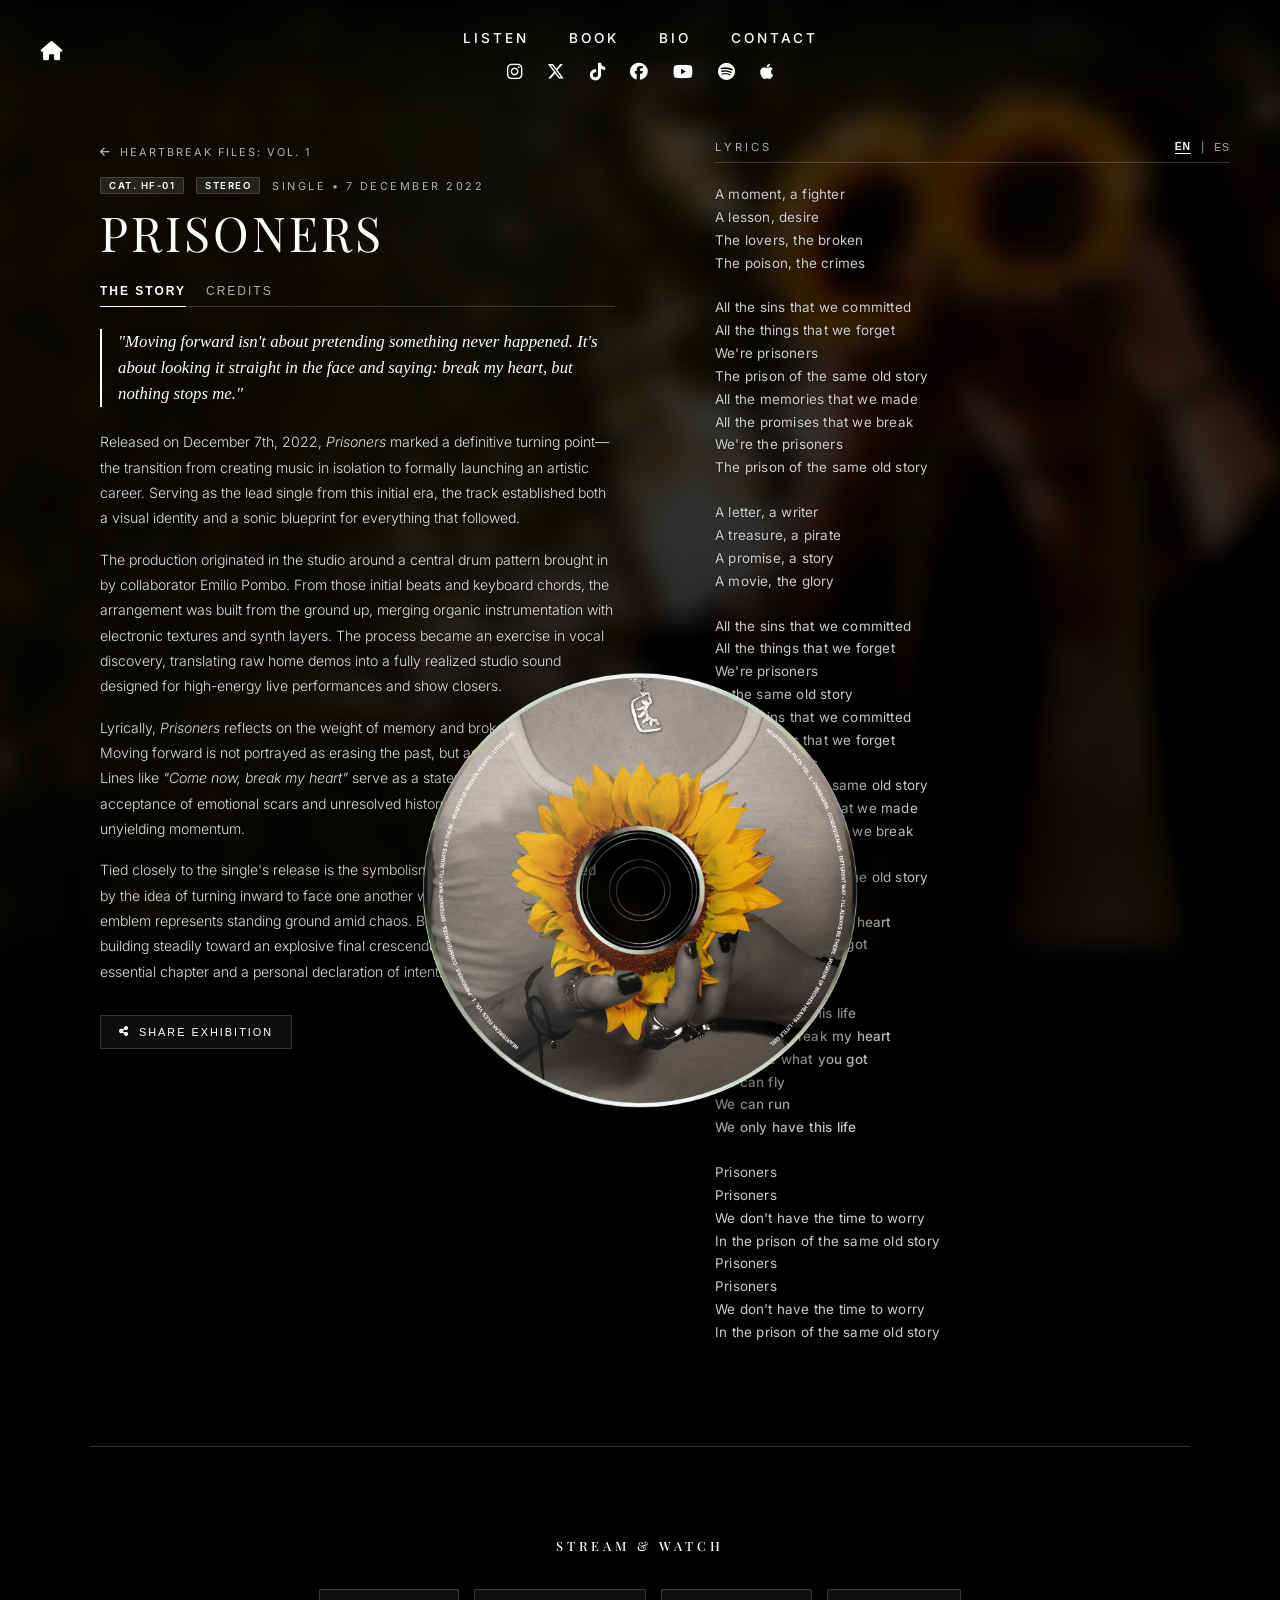
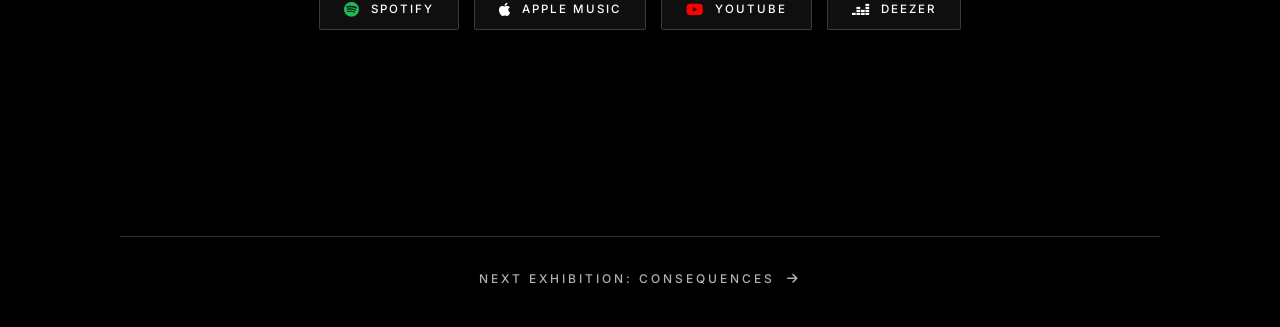
<file: ep/prisoners.html>
<!DOCTYPE html>
<html lang="en-GB">

<head>
    <meta charset="UTF-8">
    <meta name="viewport" content="width=device-width, initial-scale=1.0">
    <title>Prisoners | Exhibition | Johan Peraza</title>

    <meta name="description"
        content="Official exhibition page for 'Prisoners' by Johan Peraza. Explore lyrics, production story, and stream on official platforms.">
    <meta name="author" content="Johan Peraza">

    <!-- Canonical URL -->
    <link rel="canonical" href="https://johanperaza.com/ep/prisoners.html">

    <!-- Stylesheets & Fonts -->
    <link rel="stylesheet" href="https://cdnjs.cloudflare.com/ajax/libs/font-awesome/6.5.1/css/all.min.css">
    <link rel="stylesheet" href="../variables.css">
    <link rel="stylesheet" href="../master-style.css">

    <!-- Favicon -->
    <link rel="icon" type="image/x-icon" href="../assets/sunflower.png">

    <!-- Schema.org Structured Data (JSON-LD) -->
    <script type="application/ld+json">
    {
      "@context": "https://schema.org",
      "@type": "MusicRecording",
      "name": "Prisoners",
      "byArtist": {
        "@type": "MusicGroup",
        "name": "Johan Peraza",
        "url": "https://johanperaza.com"
      },
      "inAlbum": {
        "@type": "MusicAlbum",
        "name": "Heartbreak Files: Vol. 1",
        "url": "https://johanperaza.com/ep/"
      },
      "genre": "Alternative Pop/Rock",
      "datePublished": "2022-12-07",
      "duration": "PT3M30S",
      "recordingOf": {
        "@type": "MusicComposition",
        "name": "Prisoners",
        "composer": {
          "@type": "Person",
          "name": "Johan Peraza"
        },
        "lyricist": {
          "@type": "Person",
          "name": "Johan Peraza"
        }
      },
      "url": "https://johanperaza.com/ep/prisoners.html"
    }
    </script>

    <!-- Open Graph Metadata -->
    <meta property="og:type" content="music.song">
    <meta property="og:title" content="Prisoners — Johan Peraza | Exhibition">
    <meta property="og:description"
        content="Explore the official exhibition, story, and lyrics for 'Prisoners' by Johan Peraza.">
    <meta property="og:url" content="https://johanperaza.com/ep/prisoners.html">
    <meta property="og:image" content="https://johanperaza.com/assets/images/cover_art_heartbreak_files.png">

    <!-- Twitter Card Metadata -->
    <meta name="twitter:card" content="summary_large_image">
    <meta name="twitter:title" content="Prisoners — Johan Peraza | Exhibition">
    <meta name="twitter:description" content="Explore lyrics and story for 'Prisoners' by Johan Peraza.">
    <meta name="twitter:image" content="https://johanperaza.com/assets/images/cover_art_heartbreak_files.png">

    <style>
        :root {
            --bg-editorial: #000000;
            --text-main: #FFFFFF;
            --text-muted: #B0B0B0;
            --border-subtle: rgba(255, 255, 255, 0.18);
        }

        body.track-exhibition-body {
            margin: 0;
            padding: 0;
            min-height: 100vh;
            background-color: var(--bg-editorial);
            color: var(--text-main);
            font-family: var(--font-body), 'Inter', sans-serif;
            overflow-x: hidden;
            position: relative;
        }

        body.track-exhibition-body::before {
            content: '';
            position: fixed;
            top: -5%;
            left: -5%;
            width: 110vw;
            height: 110vh;
            z-index: -1;
            background-image: linear-gradient(to bottom, rgba(0, 0, 0, 0.55), rgba(0, 0, 0, 0.75)), url('../ep/img/prisoners.jpg');
            background-size: cover;
            background-position: center;
            background-repeat: no-repeat;
            opacity: 1;
            filter: blur(14px) brightness(0.6) contrast(1.05);
            pointer-events: none;
        }

        .floating-cassette-anchor {
            position: fixed;
            left: -220px;
            top: 50%;
            transform: translateY(-50%);
            z-index: 80;
            transition: all 0.5s cubic-bezier(0.165, 0.84, 0.44, 1);
        }

        .floating-cassette-anchor:hover {
            left: -80px;
        }

        .real-cassette-img {
            width: 520px;
            height: auto;
            display: block;
            filter: drop-shadow(15px 25px 35px rgba(0, 0, 0, 0.6));
            animation: cdRotate 14s linear infinite;
            transform-origin: center center;
        }

        .floating-cassette-anchor:hover .real-cassette-img {
            animation-play-state: paused;
        }

        @keyframes cdRotate {
            from {
                transform: rotate(0deg);
            }

            to {
                transform: rotate(360deg);
            }
        }

        nav.site-navigation {
            background: linear-gradient(to bottom, rgba(0, 0, 0, 0.85), rgba(0, 0, 0, 0)) !important;
            box-shadow: none !important;
            backdrop-filter: blur(4px);
        }

        nav.site-navigation .nav-link,
        nav.site-navigation .social-link {
            color: var(--text-main) !important;
        }

        nav.site-navigation .nav-link:hover,
        nav.site-navigation .social-link:hover {
            color: var(--text-muted) !important;
        }

        .nav-home-fixed .home-btn {
            color: var(--text-main) !important;
            background: transparent !important;
            border: none !important;
            box-shadow: none !important;
            padding: 0 !important;
        }

        .menu-toggle-btn .hamburger-bar {
            background-color: var(--text-main) !important;
        }

        .hero-view-wrapper {
            min-height: 100vh;
            display: flex;
            align-items: flex-start;
            justify-content: center;
            box-sizing: border-box;
            padding-top: 140px;
            padding-bottom: 80px;
        }

        .track-hero-grid {
            display: grid;
            grid-template-columns: 1fr 1fr;
            gap: 60px;
            max-width: 1300px;
            width: 100%;
            margin: 0 auto;
            padding: 0 50px 0 100px;
            position: relative;
            z-index: 2;
            align-items: start;
        }

        .left-editorial-col {
            padding-right: 20px;
        }

        .ep-breadcrumb-link {
            display: inline-flex;
            align-items: center;
            gap: 8px;
            font-size: 0.68rem;
            text-transform: uppercase;
            letter-spacing: 2px;
            color: var(--text-muted);
            text-decoration: none;
            margin-bottom: 18px;
            transition: color 0.3s ease, transform 0.3s ease;
        }

        .ep-breadcrumb-link:hover {
            color: var(--text-main);
            transform: translateX(-3px);
        }

        .catalog-meta-bar {
            display: flex;
            gap: 12px;
            align-items: center;
            flex-wrap: wrap;
            margin-bottom: 12px;
        }

        .release-date {
            font-size: 0.68rem;
            text-transform: uppercase;
            letter-spacing: 2.5px;
            color: var(--text-muted);
            display: inline-block;
        }

        .catalog-badge {
            font-size: 0.6rem;
            text-transform: uppercase;
            letter-spacing: 1.5px;
            color: var(--text-main);
            background: rgba(255, 255, 255, 0.1);
            border: 1px solid rgba(255, 255, 255, 0.15);
            padding: 2px 8px;
            border-radius: 2px;
            font-weight: 600;
        }

        .track-hero-title {
            font-size: 3rem;
            font-weight: 400;
            text-transform: uppercase;
            letter-spacing: 3px;
            line-height: 1.1;
            margin: 0 0 25px 0;
            color: var(--text-main);
            text-shadow: 0 2px 10px rgba(0, 0, 0, 0.4);
        }

        .story-credits-toggle {
            display: flex;
            gap: 20px;
            margin-bottom: 20px;
            border-bottom: 1px solid var(--border-subtle);
            padding-bottom: 8px;
        }

        .toggle-btn {
            background: none;
            border: none;
            color: var(--text-muted);
            font-size: 0.75rem;
            text-transform: uppercase;
            letter-spacing: 2px;
            padding: 0;
            transition: color 0.3s ease;
            position: relative;
            cursor: pointer;
        }

        .toggle-btn.active {
            color: var(--text-main);
            font-weight: 600;
        }

        .toggle-btn.active::after {
            content: '';
            position: absolute;
            bottom: -9px;
            left: 0;
            width: 100%;
            height: 1.5px;
            background: var(--text-main);
        }

        .tab-panel {
            display: none;
            animation: fadeIn 0.4s ease;
        }

        .tab-panel.active {
            display: block;
        }

        @keyframes fadeIn {
            from {
                opacity: 0;
                transform: translateY(3px);
            }

            to {
                opacity: 1;
                transform: translateY(0);
            }
        }

        .story-text {
            font-size: 0.88rem;
            line-height: 1.8;
            color: #E0E0E0;
            font-weight: 300;
            margin-bottom: 16px;
            text-shadow: 0 1px 4px rgba(0, 0, 0, 0.5);
        }

        .story-quote {
            font-family: Georgia, serif;
            font-style: italic;
            font-size: 1.05rem;
            line-height: 1.55;
            margin: 22px 0;
            color: #FFFFFF;
            border-left: 2px solid var(--text-main);
            padding-left: 16px;
            text-shadow: 0 2px 8px rgba(0, 0, 0, 0.6);
        }

        .credits-list p {
            font-size: 0.88rem;
            line-height: 1.75;
            color: #E0E0E0;
            margin-bottom: 12px;
        }

        .credits-list strong {
            color: #FFFFFF;
        }

        .share-exhibition-btn {
            display: inline-flex;
            align-items: center;
            gap: 8px;
            background: rgba(255, 255, 255, 0.05);
            border: 1px solid var(--border-subtle);
            color: var(--text-main);
            font-size: 0.68rem;
            text-transform: uppercase;
            letter-spacing: 2px;
            padding: 10px 18px;
            margin-top: 15px;
            cursor: pointer;
            transition: all 0.3s ease;
            backdrop-filter: blur(4px);
        }

        .share-exhibition-btn:hover {
            background: var(--text-main);
            color: #000000;
            border-color: var(--text-main);
        }

        .right-lyrics-col {
            padding-left: 20px;
        }

        .lyrics-top-bar {
            display: flex;
            justify-content: space-between;
            align-items: center;
            margin-bottom: 20px;
            border-bottom: 1px solid var(--border-subtle);
            padding-bottom: 8px;
        }

        .lyrics-title-clean {
            font-size: 0.7rem;
            text-transform: uppercase;
            letter-spacing: 3px;
            color: var(--text-muted);
            margin: 0;
        }

        .lang-switch-box {
            display: flex;
            gap: 10px;
        }

        .lang-btn {
            background: none;
            border: none;
            font-size: 0.65rem;
            text-transform: uppercase;
            letter-spacing: 1px;
            color: var(--text-muted);
            padding: 0;
            transition: color 0.3s ease;
            cursor: pointer;
        }

        .lang-btn.active {
            color: var(--text-main);
            font-weight: 700;
            border-bottom: 1px solid var(--text-main);
        }

        .clean-stanza {
            margin-bottom: 22px;
            position: relative;
        }

        .stanza-body {
            margin: 0;
            white-space: pre-line;
            font-size: 0.84rem;
            line-height: 1.7;
            color: #CCCCCC;
            font-weight: 400;
            letter-spacing: 0.2px;
            transition: color 0.3s ease;
            text-shadow: 0 1px 3px rgba(0, 0, 0, 0.5);
        }

        .clean-stanza:hover .stanza-body {
            color: #FFFFFF;
        }

        .copy-icon-trigger {
            position: absolute;
            top: 2px;
            right: 0;
            background: none;
            border: none;
            color: var(--text-muted);
            font-size: 0.65rem;
            opacity: 0;
            transition: opacity 0.3s ease, color 0.3s ease;
            cursor: pointer;
        }

        .clean-stanza:hover .copy-icon-trigger {
            opacity: 1;
        }

        .copy-icon-trigger:hover {
            color: var(--text-main);
        }

        .bottom-section {
            max-width: 1100px;
            margin: 0 auto;
            padding: 90px 30px 40px 30px;
            border-top: 1px solid var(--border-subtle);
        }

        .stream-title-clean {
            font-size: 0.8rem;
            text-transform: uppercase;
            letter-spacing: 4px;
            text-align: center;
            margin-bottom: 35px;
            color: var(--text-main);
            font-weight: 500;
        }

        .stream-buttons-container {
            display: flex;
            justify-content: center;
            align-items: center;
            gap: 15px;
            flex-wrap: wrap;
            margin-bottom: 50px;
        }

        .stream-platform-btn {
            display: inline-flex;
            align-items: center;
            gap: 10px;
            color: #FFFFFF;
            text-decoration: none;
            font-size: 0.72rem;
            text-transform: uppercase;
            letter-spacing: 2px;
            padding: 12px 24px;
            border: 1px solid rgba(255, 255, 255, 0.18);
            background: rgba(255, 255, 255, 0.06);
            backdrop-filter: blur(6px);
            border-radius: 2px;
            font-weight: 500;
            box-shadow: 0 4px 15px rgba(0, 0, 0, 0.2);
            transition: all 0.3s cubic-bezier(0.165, 0.84, 0.44, 1);
        }

        .stream-platform-btn i {
            font-size: 0.95rem;
        }

        .stream-platform-btn:hover {
            background: #FFFFFF;
            color: #000000;
            border-color: #FFFFFF;
            transform: translateY(-3px);
            box-shadow: 0 8px 25px rgba(255, 255, 255, 0.15);
        }

        .stream-platform-btn:hover i {
            color: #000000 !important;
        }

        .next-track-nav {
            text-align: center;
            padding-top: 30px;
            border-top: 1px solid var(--border-subtle);
        }

        .next-track-link {
            display: inline-flex;
            align-items: center;
            gap: 12px;
            color: var(--text-muted);
            text-decoration: none;
            font-size: 0.75rem;
            text-transform: uppercase;
            letter-spacing: 3px;
            transition: all 0.3s ease;
            font-weight: 500;
        }

        .next-track-link:hover {
            color: var(--text-main);
            transform: translateX(4px);
        }

        #toast-msg {
            visibility: hidden;
            min-width: 220px;
            background-color: #FFFFFF;
            color: #000000;
            font-weight: 600;
            text-align: center;
            padding: 10px 18px;
            position: fixed;
            z-index: 99999;
            left: 50%;
            bottom: 30px;
            transform: translateX(-50%);
            font-size: 0.7rem;
            text-transform: uppercase;
            letter-spacing: 2px;
            opacity: 0;
            transition: opacity 0.3s, bottom 0.3s;
            box-shadow: 0 10px 30px rgba(0, 0, 0, 0.5);
        }

        #toast-msg.show {
            visibility: visible;
            opacity: 1;
            bottom: 40px;
        }

        @media (max-width: 1400px) and (min-width: 769px) {
            .floating-cassette-anchor {
                top: auto;
                bottom: -220px;
                left: 50%;
                transform: translateX(-50%);
            }

            .floating-cassette-anchor:hover {
                left: 50%;
                bottom: -160px;
            }

            .real-cassette-img {
                width: 460px;
            }
        }

        @media (max-width: 950px) {
            .hero-view-wrapper {
                min-height: auto;
                padding-top: 110px;
            }

            .track-hero-grid {
                grid-template-columns: 1fr;
                padding: 10px 25px 40px 25px;
                gap: 40px;
            }
        }

        @media (max-width: 768px) {
            .floating-cassette-anchor {
                display: none;
            }
        }
    </style>
</head>

<body class="track-exhibition-body">

    <div class="floating-cassette-anchor">
        <a href="https://open.spotify.com/track/39tRkH5F4JIjM9RWSZOS8r?si=37b5419535e14c2d" target="_blank"
            rel="noopener" title="Listen on Spotify">
            <img src="../assets/images/cd_loop.png" alt="Prisoners Artwork" class="real-cassette-img">
        </a>
    </div>

    <!-- Main Navigation Bar -->
    <nav class="site-navigation" aria-label="Main Navigation">
        <div class="nav-desktop-container">
            <div class="nav-row-sections">
                <a href="../listen/index.html" target="_blank" class="nav-link active">Listen</a>
                <a href="../book/index.html" class="nav-link">Book</a>
                <a href="../bio/index.html" class="nav-link">Bio</a>
                <a href="../contact/index.html" class="nav-link">Contact</a>
            </div>

            <div class="nav-row-socials">
                <a href="https://www.instagram.com/johanperazaofficial/" target="_blank" rel="noopener"
                    class="social-link" aria-label="Instagram">
                    <i class="fa-brands fa-instagram"></i>
                </a>
                <a href="https://x.com/JohanPeraza07" target="_blank" rel="noopener" class="social-link" aria-label="X">
                    <i class="fa-brands fa-x-twitter"></i>
                </a>
                <a href="https://www.tiktok.com/@johanperazaofficial" target="_blank" rel="noopener" class="social-link"
                    aria-label="TikTok">
                    <i class="fa-brands fa-tiktok"></i>
                </a>
                <a href="https://www.facebook.com/johanperazaofficial" target="_blank" rel="noopener"
                    class="social-link" aria-label="Facebook">
                    <i class="fa-brands fa-facebook"></i>
                </a>
                <a href="https://www.youtube.com/@johanperazaofficial" target="_blank" rel="noopener"
                    class="social-link" aria-label="YouTube">
                    <i class="fa-brands fa-youtube"></i>
                </a>
                <a href="https://open.spotify.com/artist/5I8siYDyOpzkma70r566GP" target="_blank" rel="noopener"
                    class="social-link" aria-label="Spotify">
                    <i class="fa-brands fa-spotify"></i>
                </a>
                <a href="https://music.apple.com/co/artist/johan-peraza/1617756824" target="_blank" rel="noopener"
                    class="social-link" aria-label="Apple Music">
                    <i class="fa-brands fa-apple"></i>
                </a>
            </div>
        </div>
    </nav>

    <!-- Fixed Home Button -->
    <div class="nav-home-fixed">
        <a href="../index.html" class="home-btn" aria-label="Go to Home">
            <i class="fa-solid fa-house"></i>
        </a>
    </div>

    <!-- Mobile Navigation Controls -->
    <div class="nav-trigger-container">
        <button class="menu-toggle-btn" aria-expanded="false" aria-label="Toggle Menu" id="menu-button">
            <span class="hamburger-bar"></span>
            <span class="hamburger-bar"></span>
            <span class="hamburger-bar"></span>
        </button>
    </div>

    <div class="nav-sidebar-panel" id="fullscreen-menu" aria-hidden="true">
        <div class="sidebar-content-wrapper">
            <ul class="sidebar-menu-links">
                <li><a href="../listen/index.html" target="_blank" class="sidebar-link">Listen</a></li>
                <li><a href="../book/index.html" class="sidebar-link">Book</a></li>
                <li><a href="../bio/index.html" class="sidebar-link">Bio</a></li>
                <li><a href="../contact/index.html" class="sidebar-link">Contact</a></li>
            </ul>

            <div class="sidebar-socials-row">
                <a href="https://www.instagram.com/johanperazaofficial/" target="_blank" rel="noopener"
                    class="sidebar-social-icon" aria-label="Instagram">
                    <i class="fa-brands fa-instagram"></i>
                </a>
                <a href="https://x.com/JohanPeraza07" target="_blank" rel="noopener" class="sidebar-social-icon"
                    aria-label="X">
                    <i class="fa-brands fa-x-twitter"></i>
                </a>
                <a href="https://www.tiktok.com/@johanperazaofficial" target="_blank" rel="noopener"
                    class="sidebar-social-icon" aria-label="TikTok">
                    <i class="fa-brands fa-tiktok"></i>
                </a>
                <a href="https://www.facebook.com/johanperazaofficial" target="_blank" rel="noopener"
                    class="sidebar-social-icon" aria-label="Facebook">
                    <i class="fa-brands fa-facebook"></i>
                </a>
                <a href="https://www.youtube.com/@johanperazaofficial" target="_blank" rel="noopener"
                    class="sidebar-social-icon" aria-label="YouTube">
                    <i class="fa-brands fa-youtube"></i>
                </a>
                <a href="https://open.spotify.com/artist/5I8siYDyOpzkma70r566GP" target="_blank" rel="noopener"
                    class="sidebar-social-icon" aria-label="Spotify">
                    <i class="fa-brands fa-spotify"></i>
                </a>
                <a href="https://music.apple.com/co/artist/johan-peraza/1617756824" target="_blank" rel="noopener"
                    class="sidebar-social-icon" aria-label="Apple Music">
                    <i class="fa-brands fa-apple"></i>
                </a>
            </div>
        </div>
    </div>

    <!-- Main Content Grid -->
    <div class="hero-view-wrapper">
        <main class="track-hero-grid">

            <div class="left-editorial-col">
                <a href="../ep/index.html" class="ep-breadcrumb-link">
                    <i class="fa-solid fa-arrow-left"></i> Heartbreak Files: Vol. 1
                </a>

                <div class="catalog-meta-bar">
                    <span class="catalog-badge">CAT. HF-01</span>
                    <span class="catalog-badge">STEREO</span>
                    <span class="release-date">Single • 7 December 2022</span>
                </div>

                <h1 class="track-hero-title">Prisoners</h1>

                <div class="story-credits-toggle">
                    <button class="toggle-btn active" onclick="switchEditorialTab('story')">The Story</button>
                    <button class="toggle-btn" onclick="switchEditorialTab('credits')">Credits</button>
                </div>

                <div id="panel-story" class="tab-panel active">
                    <div class="story-quote">
                        "Moving forward isn't about pretending something never happened. It's about looking it straight
                        in the face and saying: break my heart, but nothing stops me."
                    </div>
                    <p class="story-text">
                        Released on December 7th, 2022, <em>Prisoners</em> marked a definitive turning point—the
                        transition from creating music in isolation to formally launching an artistic career. Serving as
                        the lead single from this initial era, the track established both a visual identity and a sonic
                        blueprint for everything that followed.
                    </p>
                    <p class="story-text">
                        The production originated in the studio around a central drum pattern brought in by collaborator
                        Emilio Pombo. From those initial beats and keyboard chords, the arrangement was built from the
                        ground up, merging organic instrumentation with electronic textures and synth layers. The
                        process became an exercise in vocal discovery, translating raw home demos into a fully realized
                        studio sound designed for high-energy live performances and show closers.
                    </p>
                    <p class="story-text">
                        Lyrically, <em>Prisoners</em> reflects on the weight of memory and broken promises. Moving
                        forward is not portrayed as erasing the past, but as facing it directly. Lines like <em>"Come
                            now, break my heart"</em> serve as a statement of resilience—an acceptance of emotional
                        scars and unresolved history while maintaining an unyielding momentum.
                    </p>
                    <p class="story-text">
                        Tied closely to the single's release is the symbolism of the sunflower. Inspired by the idea of
                        turning inward to face one another when light is scarce, the emblem represents standing ground
                        amid chaos. Beyond its sonic scope—building steadily toward an explosive final
                        crescendo—<em>Prisoners</em> remains an essential chapter and a personal declaration of intent.
                    </p>
                </div>

                <div id="panel-credits" class="tab-panel">
                    <div class="credits-list">
                        <p><strong>Written & Composed by:</strong> Johan Peraza</p>
                        <p><strong>Initial Beat Concept:</strong> Emilio Pombo</p>
                        <p><strong>Lead & Backing Vocals:</strong> Johan Peraza</p>
                        <p><strong>Production & Arrangement:</strong> AudioEstudio / Johan Peraza</p>
                        <p><strong>Release Date:</strong> December 7, 2022</p>
                    </div>
                </div>

                <button class="share-exhibition-btn" onclick="shareCurrentExhibition()">
                    <i class="fa-solid fa-share-nodes"></i> Share Exhibition
                </button>
            </div>

            <div class="right-lyrics-col">
                <div class="lyrics-top-bar">
                    <span class="lyrics-title-clean">Lyrics</span>
                    <div class="lang-switch-box">
                        <button class="lang-btn active" id="btn-en" onclick="switchLyricsLang('en')">EN</button>
                        <span style="font-size: 0.65rem; color: var(--text-muted);">|</span>
                        <button class="lang-btn" id="btn-es" onclick="switchLyricsLang('es')">ES</button>
                    </div>
                </div>

                <div class="clean-stanza">
                    <p class="stanza-body" id="stanza-1">A moment, a fighter
                        A lesson, desire
                        The lovers, the broken
                        The poison, the crimes</p>
                    <button class="copy-icon-trigger" onclick="copyCleanQuote(this)" title="Copy Verse"><i
                            class="fa-regular fa-copy"></i></button>
                </div>

                <div class="clean-stanza">
                    <p class="stanza-body" id="stanza-2">All the sins that we committed
                        All the things that we forget
                        We're prisoners
                        The prison of the same old story
                        All the memories that we made
                        All the promises that we break
                        We're the prisoners
                        The prison of the same old story</p>
                    <button class="copy-icon-trigger" onclick="copyCleanQuote(this)" title="Copy Chorus"><i
                            class="fa-regular fa-copy"></i></button>
                </div>

                <div class="clean-stanza">
                    <p class="stanza-body" id="stanza-3">A letter, a writer
                        A treasure, a pirate
                        A promise, a story
                        A movie, the glory</p>
                    <button class="copy-icon-trigger" onclick="copyCleanQuote(this)" title="Copy Verse"><i
                            class="fa-regular fa-copy"></i></button>
                </div>

                <div class="clean-stanza">
                    <p class="stanza-body" id="stanza-4">All the sins that we committed
                        All the things that we forget
                        We're prisoners
                        In the same old story
                        All the sins that we committed
                        All the things that we forget
                        We're prisoners
                        The prison of the same old story
                        All the memories that we made
                        All the promises that we break
                        We're the prisoners
                        The prison of the same old story</p>
                    <button class="copy-icon-trigger" onclick="copyCleanQuote(this)" title="Copy Chorus"><i
                            class="fa-regular fa-copy"></i></button>
                </div>

                <div class="clean-stanza">
                    <p class="stanza-body" id="stanza-5" style="font-weight: 500;">Come now break my heart
                        Show me what you got
                        We can fly
                        We can run
                        We only have this life
                        Come now break my heart
                        Show me what you got
                        We can fly
                        We can run
                        We only have this life</p>
                    <button class="copy-icon-trigger" onclick="copyCleanQuote(this)" title="Copy Bridge"><i
                            class="fa-regular fa-copy"></i></button>
                </div>

                <div class="clean-stanza">
                    <p class="stanza-body" id="stanza-6">Prisoners
                        Prisoners
                        We don't have the time to worry
                        In the prison of the same old story
                        Prisoners
                        Prisoners
                        We don't have the time to worry
                        In the prison of the same old story</p>
                    <button class="copy-icon-trigger" onclick="copyCleanQuote(this)" title="Copy Outro"><i
                            class="fa-regular fa-copy"></i></button>
                </div>
            </div>

        </main>
    </div>

    <!-- Media Distribution Section -->
    <section class="bottom-section">
        <h2 class="stream-title-clean">Stream & Watch</h2>

        <div class="stream-buttons-container">
            <a href="https://open.spotify.com/track/39tRkH5F4JIjM9RWSZOS8r?si=643438e1a9c34804" target="_blank"
                rel="noopener" class="stream-platform-btn">
                <i class="fa-brands fa-spotify" style="color: #1DB954;"></i> Spotify
            </a>
            <a href="https://music.apple.com/co/song/prisoners/6805245234" target="_blank" rel="noopener"
                class="stream-platform-btn">
                <i class="fa-brands fa-apple"></i> Apple Music
            </a>
            <a href="https://youtu.be/zo5rHwf1QjA?si=v1EoBDrSxMTEPkGZ" target="_blank" rel="noopener"
                class="stream-platform-btn">
                <i class="fa-brands fa-youtube" style="color: #FF0000;"></i> YouTube
            </a>
            <a href="https://link.deezer.com/s/34kw6xv3ZNIe51qvk4ofl" target="_blank" rel="noopener"
                class="stream-platform-btn">
                <i class="fa-brands fa-deezer"></i> Deezer
            </a>
        </div>

        <iframe data-testid="embed-iframe" style="border-radius:12px"
            src="https://open.spotify.com/embed/track/39tRkH5F4JIjM9RWSZOS8r?utm_source=generator&theme=0&si=5857014f48e84992"
            width="100%" height="152" frameBorder="0" allowfullscreen=""
            allow="autoplay; clipboard-write; encrypted-media; fullscreen; picture-in-picture" loading="lazy"></iframe>

        <div class="next-track-nav">
            <a href="consequences.html" class="next-track-link">
                Next Exhibition: Consequences <i class="fa-solid fa-arrow-right"></i>
            </a>
        </div>
    </section>

    <!-- UI Feedback Toast -->
    <div id="toast-msg">Link Copied!</div>

    <script src="../navigation.js"></script>
    <script>
        const lyricsData = {
            en: {
                s1: `A moment, a fighter\nA lesson, desire\nThe lovers, the broken\nThe poison, the crimes`,
                s2: `All the sins that we committed\nAll the things that we forget\nWe're prisoners\nThe prison of the same old story\nAll the memories that we made\nAll the promises that we break\nWe're the prisoners\nThe prison of the same old story`,
                s3: `A letter, a writer\nA treasure, a pirate\nA promise, a story\nA movie, the glory`,
                s4: `All the sins that we committed\nAll the things that we forget\nWe're prisoners\nIn the same old story\nAll the sins that we committed\nAll the things that we forget\nWe're prisoners\nThe prison of the same old story\nAll the memories that we made\nAll the promises that we break\nWe're the prisoners\nThe prison of the same old story`,
                s5: `Come now break my heart\nShow me what you got\nWe can fly\nWe can run\nWe only have this life\nCome now break my heart\nShow me what you got\nWe can fly\nWe can run\nWe only have this life`,
                s6: `Prisoners\nPrisoners\nWe don't have the time to worry\nIn the prison of the same old story\nPrisoners\nPrisoners\nWe don't have the time to worry\nIn the prison of the same old story`
            },
            es: {
                s1: `Un momento, un luchador\nUna lección, el deseo\nLos amantes, los rotos\nEl veneno, los crímenes`,
                s2: `Todos los pecados que cometimos\nTodas las cosas que olvidamos\nSomos prisioneros\nLa prisión de la misma vieja historia\nTodos los recuerdos que creamos\nTodas las promesas que rompemos\nSomos los prisioneros\nLa prisión de la misma vieja historia`,
                s3: `Una carta, un escritor\nUn tesoro, un pirata\nUna promesa, una historia\nUna película, la gloria`,
                s4: `Todos los pecados que cometimos\nTodas las cosas que olvidamos\nSomos prisioneros\nEn la misma vieja historia\nTodos los pecados que cometimos\nTodas las cosas que olvidamos\nSomos prisioneros\nLa prisión de la misma vieja historia\nTodos los recuerdos que creamos\nTodas las promesas que rompemos\nSomos los prisioneros\nLa prisión de la misma vieja historia`,
                s5: `Ven ahora, rómpeme el corazón\nMuéstrame lo que tienes\nPodemos volar\nPodemos correr\nSolo tenemos esta vida\nVen ahora, rómpeme el corazón\nMuéstrame lo que tienes\nPodemos volar\nPodemos correr\nSolo tenemos esta vida`,
                s6: `Prisioneros\nPrisioneros\nNo tenemos tiempo para preocuparnos\nEn la prisión de la misma vieja historia\nPrisioneros\nPrisioneros\nNo tenemos tiempo para preocuparnos\nEn la prisión de la misma vieja historia`
            }
        };

        function switchLyricsLang(lang) {
            document.getElementById('btn-en').classList.remove('active');
            document.getElementById('btn-es').classList.remove('active');

            document.getElementById('btn-' + lang).classList.add('active');

            document.getElementById('stanza-1').innerText = lyricsData[lang].s1;
            document.getElementById('stanza-2').innerText = lyricsData[lang].s2;
            document.getElementById('stanza-3').innerText = lyricsData[lang].s3;
            document.getElementById('stanza-4').innerText = lyricsData[lang].s4;
            document.getElementById('stanza-5').innerText = lyricsData[lang].s5;
            document.getElementById('stanza-6').innerText = lyricsData[lang].s6;
        }

        function switchEditorialTab(tabName) {
            const panels = document.querySelectorAll('.tab-panel');
            const btns = document.querySelectorAll('.toggle-btn');

            panels.forEach(p => p.classList.remove('active'));
            btns.forEach(b => b.classList.remove('active'));

            document.getElementById('panel-' + tabName).classList.add('active');
            event.currentTarget.classList.add('active');
        }

        function copyCleanQuote(btn) {
            const stanza = btn.parentElement;
            const text = stanza.querySelector('.stanza-body').innerText;
            const formatted = `"${text.trim()}"\n\n— Johan Peraza (Prisoners)\nhttps://johanperaza.com/ep/prisoners.html`;

            navigator.clipboard.writeText(formatted).then(() => {
                showToast("Quote Copied!");
            });
        }

        function shareCurrentExhibition() {
            if (navigator.share) {
                navigator.share({
                    title: 'Prisoners - Johan Peraza',
                    text: 'Explore the official exhibition for Prisoners by Johan Peraza.',
                    url: window.location.href,
                }).catch(() => { });
            } else {
                navigator.clipboard.writeText(window.location.href).then(() => {
                    showToast("Exhibition Link Copied!");
                });
            }
        }

        function showToast(msg) {
            const toast = document.getElementById("toast-msg");
            toast.innerText = msg || "Copied!";
            toast.className = "show";
            setTimeout(() => { toast.className = toast.className.replace("show", ""); }, 3000);
        }
    </script>

</body>

</html>
</file>
<file: variables.css>
/* GLOBAL STYLES AND VARIABLES FOR THE OFFICIAL WEBSITE */
@import url('https://fonts.googleapis.com/css2?family=Inter:wght@400;500;600&family=Playfair+Display:ital,wght@0,500;0,700;1,400&display=swap');

:root {
    /* Color Palette - Cinematic Dark Canvas */
    --bg-primary: #0a0a0a;       /* Deep charcoal black for main background */
    --bg-secondary: #141414;     /* Slightly lighter black for cards or sections */
    --text-primary: #f5f5f7;     /* Subtle ivory white for headings and main text */
    --text-muted: #86868b;       /* Titanium grey for secondary text and credits */
    --accent-color: #ffffff;     /* Pure white for interactions and highlights */
    
    /* Typography - Hybrid Option C */
    --font-display: 'Playfair Display', serif;  /* For prominent headings and titles */
    --font-body: 'Inter', sans-serif;           /* For menus, buttons, links, and body copy */
    
    /* Global Layout Metrics */
    --radius-smooth: 8px;        /* Soft corner radius for artworks and buttons */
    --transition-clean: all 0.3s ease; /* Smooth transition for hover states */
}

/* GLOBAL RESET AND BASE STYLES */
* {
    margin: 0;
    padding: 0;
    box-sizing: border-box;
}

body {
    background-color: var(--bg-primary);
    color: var(--text-primary);
    font-family: var(--font-body);
    -webkit-font-smoothing: antialiased;
    overflow-x: hidden;
}

h1, h2, h3, .display-title {
    font-family: var(--font-display);
    color: var(--text-primary);
}

a {
    color: inherit;
    text-decoration: none;
    transition: var(--transition-clean);
}
</file>
<file: master-style.css>
/* ==========================================================================
   1. PORTAL GENERAL & RESET (PAGINA PRINCIPAL)
   ========================================================================== */
html,
body {
    max-width: 100% !important;
    overflow-x: hidden !important;
    margin: 0;
    padding: 0;
}

/* Limpio de padding lateral para permitir que el banner de video sea 100% ancho */
.main-portal {
    width: 100% !important;
    min-height: 100vh;
    display: flex;
    flex-direction: column;
    align-items: center;
    padding: 120px 0 60px 0 !important;
    /* Sin paddings laterales molestos */
    box-sizing: border-box;
}

/* ==========================================================================
   2. DESKTOP & MOBILE NAVIGATION (COMPARTIDO)
   ========================================================================== */
.site-navigation {
    position: fixed;
    top: 0;
    left: 0;
    width: 100%;
    z-index: 1000;
    padding: 30px 24px;
    background: linear-gradient(to bottom, var(--bg-primary) 60%, transparent);
    transition: opacity 0.3s ease-in-out, visibility 0.3s ease-in-out;
    opacity: 1;
    visibility: visible;
}

.nav-desktop-container {
    display: flex;
    flex-direction: column;
    align-items: center;
    gap: 15px;
    max-width: 1200px;
    margin: 0 auto;
}

.nav-row-sections {
    display: flex;
    gap: 40px;
}

.nav-link {
    font-family: var(--font-body);
    font-size: 0.85rem;
    text-transform: uppercase;
    letter-spacing: 3px;
    font-weight: 500;
    color: var(--text-muted);
    text-decoration: none;
}

.nav-link:hover {
    color: var(--accent-color);
}

.nav-row-socials {
    display: flex;
    gap: 25px;
}

.social-link {
    font-size: 1.1rem;
    color: var(--text-muted);
    text-decoration: none;
}

.social-link:hover {
    color: var(--accent-color);
}

.nav-trigger-container {
    display: block;
    position: fixed;
    top: 30px;
    right: 30px;
    z-index: 99999 !important;
    /* ¡Prioridad absoluta por encima de fotos, lightbox o cualquier capa! */
    opacity: 0;
    pointer-events: none;
    transition: opacity 0.3s ease-in-out, visibility 0.3s ease-in-out;
}

@media (max-width: 768px) {
    .nav-trigger-container {
        opacity: 1 !important;
        pointer-events: auto !important;
        /* Le devolvemos la capacidad de recibir clics físicamente */
    }

    .menu-toggle-btn {
        pointer-events: auto !important;
        position: relative;
        z-index: 100000 !important;
    }
}

.menu-toggle-btn {
    background: none;
    border: none;
    cursor: pointer;
    display: flex;
    flex-direction: column;
    justify-content: center;
    align-items: center;
    gap: 6px;
    width: 44px;
    height: 44px;
    padding: 10px;
}

.hamburger-bar {
    display: block;
    width: 24px;
    height: 2px;
    background-color: var(--text-primary);
    transition: var(--transition-clean);
}

.menu-toggle-btn.is-open .hamburger-bar:nth-child(1) {
    transform: translateY(8px) rotate(45deg);
}

.menu-toggle-btn.is-open .hamburger-bar:nth-child(2) {
    opacity: 0;
}

.menu-toggle-btn.is-open .hamburger-bar:nth-child(3) {
    transform: translateY(-8px) rotate(-45deg);
}

.nav-sidebar-panel {
    position: fixed;
    top: 0;
    left: 0;
    width: 100vw;
    height: 100vh;
    background-color: var(--bg-primary);
    z-index: 1050;
    display: flex;
    justify-content: center;
    align-items: center;
    opacity: 0;
    pointer-events: none;
    transition: opacity 0.4s ease-in-out;
}

.nav-sidebar-panel.is-active {
    opacity: 1;
    pointer-events: auto;
}

.sidebar-content-wrapper {
    display: flex;
    flex-direction: column;
    align-items: center;
    gap: 50px;
}

.sidebar-menu-links {
    list-style: none;
    display: flex;
    flex-direction: column;
    align-items: center;
    gap: 30px;
}

.sidebar-link {
    font-family: var(--font-display);
    font-size: 2rem;
    font-style: italic;
    letter-spacing: 1px;
    color: var(--text-primary);
    text-decoration: none;
}

.sidebar-socials-row {
    display: flex;
    gap: 30px;
}

.sidebar-social-icon {
    font-size: 1.5rem;
    color: var(--text-muted);
    text-decoration: none;
}

.sidebar-social-icon:hover {
    color: var(--accent-color);
}

@media (max-width: 768px) {
    .nav-desktop-container {
        display: none !important;
    }

    .nav-trigger-container {
        opacity: 1 !important;
        pointer-events: auto !important;
    }
}

/* ==========================================================================
   3. HERO SPLIT-SCREEN LAYOUT (PAGINA PRINCIPAL)
   ========================================================================== */
.hero-split {
    display: flex;
    width: 100%;
    max-width: 1200px;
    min-height: 70vh;
    align-items: center;
    justify-content: space-between;
    margin: 0 auto 80px auto;
    padding: 0 40px;
    /* Aquí le damos el aire a los lados de forma segura */
    box-sizing: border-box;
}

.hero-split__left {
    width: 45%;
    display: flex;
    align-items: center;
    justify-content: flex-start;
    padding-right: 40px;
    box-sizing: border-box;
}

.hero-split__content {
    display: flex;
    flex-direction: column;
    align-items: flex-start;
    text-align: left;
}

.hero-split__subtitle {
    font-family: var(--font-body);
    font-size: 0.9rem;
    text-transform: uppercase;
    letter-spacing: 3px;
    color: var(--text-muted);
    margin-bottom: 1.5rem;
}

.hero-split__link-title {
    font-family: var(--font-display);
    font-size: clamp(2.5rem, 3.8vw, 4.2rem);
    font-weight: 700;
    line-height: 1.1;
    color: var(--text-primary);
    margin-bottom: 2rem;
    transition: var(--transition-clean);
    text-decoration: none;
}

.hero-split__link-title:hover {
    color: var(--text-muted);
    transform: translateX(8px);
}

.hero-split__link-action {
    font-family: var(--font-body);
    font-size: 0.95rem;
    text-transform: uppercase;
    letter-spacing: 2px;
    font-weight: 600;
    color: var(--text-primary);
    border-bottom: 2px solid var(--text-primary);
    padding-bottom: 6px;
    display: inline-flex;
    align-items: center;
    gap: 10px;
    text-decoration: none;
}

.hero-split__link-action:hover {
    color: var(--text-muted);
    border-color: var(--text-muted);
}

.hero-split__right {
    width: 50%;
    display: flex;
    align-items: center;
    justify-content: flex-end;
}

.hero-split__cover-wrapper {
    width: 100%;
    max-width: 620px;
    aspect-ratio: 1 / 1;
    overflow: hidden;
    border-radius: var(--radius-smooth);
    box-shadow: 0 25px 50px rgba(0, 0, 0, 0.65);
}

.hero-split__cover-img {
    width: 100%;
    height: 100%;
    object-fit: cover;
    transition: transform 0.6s cubic-bezier(0.16, 1, 0.3, 1);
}

.hero-split__cover-wrapper:hover .hero-split__cover-img {
    transform: scale(1.025);
}

@media (max-width: 1100px) {
    .hero-split {
        flex-direction: column-reverse;
        min-height: auto;
        gap: 40px;
        justify-content: center;
        padding: 0 24px;
    }

    .hero-split__left,
    .hero-split__right {
        width: 100%;
        padding: 0;
        justify-content: center;
    }

    .hero-split__left {
        text-align: center;
    }

    .hero-split__content {
        align-items: center;
    }

    .hero-split__link-title {
        font-size: 2.8rem;
        margin-bottom: 1.5rem;
    }

    .hero-split__link-title:hover {
        transform: none;
    }

    .hero-split__cover-wrapper {
        max-width: 420px;
    }
}

@media (max-width: 480px) {
    .hero-split__cover-wrapper {
        max-width: 290px;
    }

    .hero-split__link-title {
        font-size: 2.2rem;
    }
}

/* ==========================================================================
   4. CINEMATIC FULL-WIDTH VIDEO PROMO SECTION (LIMPIA Y SIN ESPACIOS)
   ========================================================================== */

/* Contenedor principal: Flexbox puro para centrar el texto sin empujar la caja */
.video-promo {
    position: relative;
    width: 100% !important;
    height: 85vh;
    min-height: 600px;
    overflow: hidden;
    display: flex !important;
    flex-direction: column !important;
    align-items: center !important;
    justify-content: center !important;
    margin-top: 0px !important;
    margin-bottom: 0px !important;
    /* Totalmente pegados uno detrás de otro */
    padding: 0px !important;
    border: none !important;
    outline: none !important;
    background-color: transparent !important;
}

/* El wrapper del fondo ocupa el 100% exacto de la sección */
.video-promo .video-promo__bg-link,
.video-promo .video-promo__bg-wrapper {
    display: block !important;
    position: absolute !important;
    top: 0 !important;
    left: 0 !important;
    width: 100% !important;
    height: 100% !important;
    margin: 0 !important;
    padding: 0 !important;
    z-index: 1 !important;
}

/* La imagen de fondo cubre todo el lienzo sin dejar aire abajo */
.video-promo .video-promo__bg-img {
    width: 100% !important;
    height: 100% !important;
    object-fit: cover !important;
    object-position: center !important;
    display: block !important;
    margin: 0 !important;
    padding: 0 !important;
    transition: transform 0.8s cubic-bezier(0.16, 1, 0.3, 1);
}

.video-promo .video-promo__bg-link:hover .video-promo__bg-img {
    transform: scale(1.03);
}

/* El overlay oscuro */
.video-promo .video-promo__overlay {
    position: absolute !important;
    top: 0 !important;
    left: 0 !important;
    width: 100% !important;
    height: 100% !important;
    z-index: 2 !important;
    background: radial-gradient(circle, rgba(10, 10, 10, 0.15) 0%, rgba(10, 10, 10, 0.6) 100%) !important;
}

/* El contenido flota en el centro con flexbox sin alterar el tamaño del contenedor */
.video-promo .video-promo__content {
    position: relative !important;
    z-index: 5 !important;
    text-align: center !important;
    width: 100% !important;
    max-width: 650px !important;
    padding: 0 24px !important;
    pointer-events: none !important;
    display: flex !important;
    flex-direction: column !important;
    align-items: center !important;
    justify-content: center !important;
    box-sizing: border-box !important;
}

.video-promo .video-promo__tag {
    font-family: var(--font-body);
    font-size: 0.85rem;
    text-transform: uppercase;
    letter-spacing: 4px;
    color: var(--text-muted);
    margin-bottom: 1rem;
}

.video-promo .video-promo__title {
    font-family: var(--font-display);
    font-size: clamp(2.8rem, 5vw, 5.5rem);
    font-weight: 700;
    line-height: 1;
    color: var(--text-primary);
    margin-bottom: 0.5rem;
}

.video-promo .video-promo__subtitle {
    font-family: var(--font-body);
    font-size: 1.1rem;
    text-transform: uppercase;
    letter-spacing: 5px;
    color: var(--text-primary);
    margin-bottom: 2.5rem;
}

.video-promo .video-promo__actions {
    display: flex !important;
    gap: 20px !important;
    margin-bottom: 3rem !important;
    pointer-events: auto !important;
    width: 100% !important;
    justify-content: center !important;
}

.video-promo .promo-btn {
    font-family: var(--font-body);
    text-transform: uppercase;
    letter-spacing: 2px;
    font-weight: 600;
    font-size: 0.85rem;
    padding: 16px 32px;
    border-radius: var(--radius-smooth);
    min-width: 170px;
    text-align: center;
    transition: var(--transition-clean);
    text-decoration: none;
}

.video-promo .promo-btn--primary {
    background-color: var(--text-primary);
    color: var(--bg-primary);
    border: 1px solid var(--text-primary);
}

.video-promo .promo-btn--primary:hover {
    background-color: transparent;
    color: var(--text-primary);
}

.video-promo .promo-btn--secondary {
    background-color: transparent;
    color: var(--text-primary);
    border: 1px solid rgba(255, 255, 255, 0.4);
}

.video-promo .promo-btn--secondary:hover {
    border-color: var(--text-primary);
    background-color: rgba(255, 255, 255, 0.05);
}

.video-promo .video-promo__platforms {
    display: flex !important;
    gap: 28px !important;
    pointer-events: auto !important;
}

.video-promo .platform-icon-link {
    font-size: 1.5rem;
    color: #ffffff !important;
    opacity: 0.85;
    transition: var(--transition-clean);
    text-decoration: none;
}

.video-promo .platform-icon-link:hover {
    color: #ffffff !important;
    opacity: 1;
    transform: translateY(-3px);
}

/* Solo el último bloque de video de la página tendrá espacio de separación abajo */
.video-promo:last-of-type {
    margin-bottom: 80px !important;
}

/* --- Ajustes Responsive para Móviles --- */
@media (max-width: 768px) {
    .video-promo {
        height: 70vh !important;
        /* Tamaño ideal de pantalla en celulares */
        min-height: 440px !important;
        /* Evita que se estire artificialmente */
        margin-top: 0px !important;
        margin-bottom: 0px !important;
        /* Cero espacio entre videos intermedios */
        padding: 0px !important;
    }

    .video-promo:last-of-type {
        margin-bottom: 80px !important;
        /* El último se separa del footer */
    }

    .video-promo .video-promo__title {
        font-size: 2.2rem !important;
    }

    .video-promo .video-promo__subtitle {
        font-size: 0.9rem !important;
        margin-bottom: 1.8rem !important;
    }

    .video-promo .video-promo__actions {
        flex-direction: column !important;
        gap: 12px !important;
        width: 100% !important;
        max-width: 280px !important;
        margin-bottom: 2rem !important;
    }

    .video-promo .promo-btn {
        width: 100% !important;
        min-width: unset !important;
        padding: 14px 24px !important;
    }

    .video-promo .video-promo__platforms {
        gap: 22px !important;
    }
}

/* ==========================================================================
   5. NATIVE SMARTLINK CARD LAYOUT (EXCLUSIVO SMARTLINKS)
   ========================================================================== */

/* Todas estas reglas SOLO se activarán en las páginas que tengan body.smartlink-body-render */
body.smartlink-body-render {
    font-family: "IBM Plex Sans", sans-serif !important;
    font-size: 62.5% !important;
    color: #181721 !important;
    background-color: #fff !important;
    margin: 36px 0 24px 0 !important;
    padding: 0 !important;
}

@media screen and (max-width: 504px) {
    body.smartlink-body-render {
        margin: 24px 0 16px 0 !important;
    }
}

body.smartlink-body-render .site-bg {
    position: fixed;
    overflow: hidden;
    z-index: -1;
    height: 200%;
    width: 200%;
    top: -50%;
    left: -50%;
    background-color: #fff;
}

body.smartlink-body-render .site-bg img {
    position: absolute;
    top: 0;
    right: 0;
    bottom: 0;
    left: 50%;
    min-width: 55%;
    min-height: 55%;
    margin: auto;
    transform: translate3d(-50%, 0, 0);
    max-width: none;
    filter: blur(40px);
    opacity: .5;
}

body.smartlink-body-render .layout {
    width: 400px !important;
    margin: 0 auto !important;
}

@media screen and (max-width: 504px) {
    body.smartlink-body-render .layout {
        width: 320px !important;
    }
}

body.smartlink-body-render .layout__cover {
    overflow: visible;
    width: 240px;
    height: 240px;
    margin: 0 auto;
}

body.smartlink-body-render .layout__cover .cover__artwork {
    width: 240px;
    height: 240px;
    border-radius: 8px;
    box-shadow: 0 4px 8px 0 rgba(0, 0, 0, .05), 6px 17px 18px 0 rgba(0, 0, 0, .06);
}


body.smartlink-body-render .layout__cover .cover__artwork img,
body.smartlink-body-render .layout__cover .cover__artwork-img {
    width: 100% !important;
    height: 100% !important;
    object-fit: cover !important;
    border-radius: 8px !important;
    display: block !important;
}

@media screen and (max-width: 504px) {
    body.smartlink-body-render .layout__cover {
        width: 180px;
        height: 180px;
    }

    body.smartlink-body-render .layout__cover .cover__artwork {
        width: 180px;
        height: 180px;
    }
}

body.smartlink-body-render .header {
    color: #181721;
    text-align: center;
    position: relative;
    width: 100%;
    margin: 0 auto;
}

body.smartlink-body-render .header__link {
    display: block;
    padding: 16px 0 32px;
    text-decoration: none;
}

body.smartlink-body-render .header__title {
    font-size: 20px;
    font-weight: 700;
    margin: 0;
    line-height: 24px;
    color: #181721;
}

body.smartlink-body-render .header__description {
    font-size: 16px;
    font-weight: 400;
    color: #454b5f;
    line-height: 24px;
    margin: 8px 0 0 0;
}

@media screen and (max-width: 504px) {
    body.smartlink-body-render .header__link {
        padding: 8px 0 24px;
    }

    body.smartlink-body-render .header__title {
        font-size: 18px;
    }

    body.smartlink-body-render .header__description {
        font-size: 14px;
    }
}

body.smartlink-body-render .layout__content {
    position: relative;
    z-index: 3;
    overflow: hidden;
    border-radius: 8px;
    background-color: #fff;
    border: 1px solid #e6eaf2;
}

body.smartlink-body-render .music-service-list {
    padding: 0;
    margin: 0;
    list-style: none;
    background-color: #fff;
}

body.smartlink-body-render .music-service-list__item {
    margin: 0;
    padding: 0 12px;
    transition: background-color .1s ease;
    border-top: 1.4px solid #e6eaf2;
}

body.smartlink-body-render .music-service-list__item:first-child {
    border-top: none;
}

body.smartlink-body-render .music-service-list__item:hover {
    background-color: #f4f7fc;
}

body.smartlink-body-render .music-service-list__content {
    display: flex;
    align-items: center;
    justify-content: space-between;
    height: 4.8rem;
}

body.smartlink-body-render .music-service-list__btn {
    font-family: inherit;
    text-decoration: none;
    cursor: pointer;
    user-select: none;
    display: inline-block;
    box-sizing: border-box;
    margin: 0;
    letter-spacing: .03rem;
    line-height: 16px;
    border-radius: 4px;
    background: #e6eaf2;
    padding: 1.2rem 1.6rem;
    font-size: 12px;
    font-weight: 700;
    color: #181721;
    transition: background-color .1s ease;
    max-width: fit-content;
    border: none;
}

body.smartlink-body-render .music-service-list__btn:hover,
body.smartlink-body-render .music-service-list__btn:focus {
    background-color: #d7dce9;
}

body.smartlink-body-render .music-service-list__item {
    position: relative;
    transition: background-color 0.2s ease;
}

body.smartlink-body-render .music-service-list__item:hover {
    cursor: pointer !important;
    background-color: #f4f7fc !important;
}

body.smartlink-body-render .music-service-list__btn::after {
    content: "";
    position: absolute;
    top: 0;
    left: 0;
    right: 0;
    bottom: 0;
    z-index: 2;
}

body.smartlink-body-render .music-service-list__content,
body.smartlink-body-render .music-service-list__img,
body.smartlink-body-render .music-service-list__btn {
    cursor: pointer !important;
}

body.smartlink-body-render footer {
    margin-top: 16px !important;
    text-align: center !important;
}

/* ==========================================================================
   6. GLOBAL FOOTER (PAGINA PRINCIPAL)
   ========================================================================== */
.site-footer {
    width: 100%;
    padding: 40px 24px;
    text-align: center;
    border-top: 1px solid rgba(255, 255, 255, 0.03);
    box-sizing: border-box;
}

.copyright-notice {
    font-size: 0.75rem;
    color: var(--text-muted);
    letter-spacing: 1px;
}



/* ==========================================================================
   7. INTERACTIVE PORTFOLIO & MASONRY GRID (EXCLUSIVO BOOK)
   ========================================================================== */

body.book-page-render {
    background-color: var(--bg-primary) !important;
    color: var(--text-primary) !important;
    padding-top: 140px !important;
    /* Espacio para que la navegación no tape la galería */
}

body.book-page-render .gallery-container {
    padding: 40px 24px;
    max-width: 1200px;
    margin: 0 auto;
    box-sizing: border-box;
}

body.book-page-render .masonry-grid {
    column-count: 3;
    column-gap: 20px;
}

body.book-page-render .gallery-item {
    background-color: rgba(255, 255, 255, 0.02);
    margin-bottom: 20px;
    break-inside: avoid;
    border-radius: var(--radius-smooth);
    overflow: hidden;
    cursor: pointer;
    border: 1px solid rgba(255, 255, 255, 0.03);
    transition: transform 0.4s cubic-bezier(0.16, 1, 0.3, 1), box-shadow 0.4s cubic-bezier(0.16, 1, 0.3, 1);
}

body.book-page-render .gallery-item:hover {
    transform: translateY(-4px) scale(1.01);
    box-shadow: 0 15px 30px rgba(0, 0, 0, 0.5);
    border-color: rgba(255, 255, 255, 0.1);
}

body.book-page-render .gallery-item img {
    width: 100%;
    height: auto;
    display: block;
    transition: filter 0.3s ease;
}

/* Responsive columns para tablets y móviles */
@media (max-width: 992px) {
    body.book-page-render .masonry-grid {
        column-count: 2;
        column-gap: 16px;
    }
}

@media (max-width: 576px) {
    body.book-page-render .masonry-grid {
        column-count: 1;
    }

    body.book-page-render .gallery-container {
        padding: 20px 16px;
    }
}

/* --- Ventana Emergente (Lightbox) --- */
body.book-page-render .lightbox {
    display: none;
    position: fixed;
    z-index: 2000;
    /* Aseguramos que se superponga a la navegación fija */
    top: 0;
    left: 0;
    width: 100%;
    height: 100%;
    background-color: rgba(6, 6, 6, 0.96);
    justify-content: center;
    align-items: center;
}

body.book-page-render .lightbox.active {
    display: flex;
}

body.book-page-render .lightbox-content {
    position: relative;
    max-width: 85%;
    max-height: 80vh;
    text-align: center;
    display: flex;
    flex-direction: column;
    align-items: center;
}

body.book-page-render .lightbox-content img {
    max-width: 100%;
    max-height: 70vh;
    object-fit: contain;
    border-radius: var(--radius-smooth);
    box-shadow: 0 20px 60px rgba(0, 0, 0, 0.8);
    border: 1px solid rgba(255, 255, 255, 0.08);
}

body.book-page-render .caption {
    font-family: var(--font-body);
    margin-top: 20px;
    font-size: 0.85rem;
    letter-spacing: 1px;
    color: var(--text-muted);
}

/* Botones del Lightbox en el render */
body.book-page-render .close-btn {
    position: absolute;
    top: 30px;
    right: 40px;
    font-size: 3rem;
    color: var(--text-primary);
    cursor: pointer;
    transition: var(--transition-clean);
    line-height: 1;
}

body.book-page-render .close-btn:hover {
    color: var(--text-muted);
    transform: scale(1.1);
}

body.book-page-render .arrow-btn {
    position: absolute;
    top: 50%;
    transform: translateY(-50%);
    background: none;
    border: none;
    color: var(--text-primary);
    font-size: 2.5rem;
    padding: 20px;
    cursor: pointer;
    user-select: none;
    transition: var(--transition-clean);
    opacity: 0.6;
}

body.book-page-render .arrow-btn:hover {
    opacity: 1;
    color: var(--text-primary);
}

body.book-page-render .prev-btn {
    left: 30px;
}

body.book-page-render .next-btn {
    right: 30px;
}

@media (max-width: 768px) {
    body.book-page-render .close-btn {
        top: 20px;
        right: 24px;
        font-size: 2.5rem;
    }

    body.book-page-render .arrow-btn {
        font-size: 2rem;
        padding: 10px;
    }

    body.book-page-render .prev-btn {
        left: 10px;
    }

    body.book-page-render .next-btn {
        right: 10px;
    }
}


/* ==========================================================================
   8. CLOSING PORTAL (LISTEN & FOLLOW + BACK TO TOP)
   ========================================================================== */

.closing-portal {
    background-color: var(--bg-primary);
    padding: 100px 24px 60px 24px;
    border-top: 1px solid rgba(255, 255, 255, 0.03);
    /* Una línea sutil de separación */
}

.closing-container {
    max-width: 800px;
    margin: 0 auto;
    display: flex;
    flex-direction: column;
    align-items: center;
    gap: 70px;
    /* Separación elegante entre los bloques */
}

.closing-block {
    text-align: center;
    width: 100%;
}

.closing-title {
    font-family: var(--font-body);
    font-size: 0.9rem;
    text-transform: uppercase;
    letter-spacing: 6px;
    color: var(--text-muted);
    margin-bottom: 30px;
    position: relative;
}

/* Fila de iconos */
.closing-icons-grid {
    display: flex;
    justify-content: center;
    align-items: center;
    flex-wrap: wrap;
    gap: 36px;
    /* Espaciado entre iconos */
}

.closing-icon-link {
    font-size: 1.8rem;
    /* Un poco más grandes para que se impongan */
    color: #ffffff !important;
    opacity: 0.6;
    transition: var(--transition-clean);
    text-decoration: none;
}

.closing-icon-link:hover {
    opacity: 1;
    transform: translateY(-4px);
}

/* El SVG de Pandora adaptado a la fila */
.closing-icon-link .pandora-svg {
    width: 24px;
    height: 24px;
    fill: #ffffff !important;
    display: inline-block;
    vertical-align: middle;
    transition: var(--transition-clean);
}

/* --- Botón Volver Arriba --- */
.back-to-top-container {
    margin-top: 30px;
}

.back-to-top-btn {
    font-family: var(--font-body);
    font-size: 0.8rem;
    text-transform: uppercase;
    letter-spacing: 3px;
    color: var(--text-muted);
    background: transparent;
    /* Quita el fondo de botón por defecto */
    border: 1px solid rgba(255, 255, 255, 0.05);
    display: inline-flex;
    align-items: center;
    gap: 10px;
    padding: 10px 20px;
    border-radius: var(--radius-smooth);
    cursor: pointer;
    /* Hace que aparezca la manito del cursor */
    transition: var(--transition-clean);
    outline: none;
}

.back-to-top-btn i {
    font-size: 0.75rem;
    transition: transform 0.3s ease;
}

.back-to-top-btn:hover {
    color: var(--text-primary);
    border-color: rgba(255, 255, 255, 0.2);
    background-color: rgba(255, 255, 255, 0.02);
}

.back-to-top-btn:hover i {
    transform: translateY(-3px);
    /* La flechita salta al pasar el cursor */
}

/* --- Ajustes Móvil --- */
@media (max-width: 576px) {
    .closing-portal {
        padding: 70px 16px 40px 16px;
    }

    .closing-container {
        gap: 50px;
    }

    .closing-icons-grid {
        gap: 24px;
    }

    .closing-icon-link {
        font-size: 1.5rem;
    }

    .closing-icon-link .pandora-svg {
        width: 20px;
        height: 20px;
    }
}

/* Bloquea cualquier comportamiento o salto del menú mientras la página sube de forma automática */
body.is-scrolling-up .site-navigation {
    pointer-events: none !important;
    transform: translateY(0) !important;
    /* Mantiene la barra fija arriba sin rebotar */
    opacity: 1 !important;
    transition: none !important;
    /* Desactiva transiciones para que no parpadee */
}

/* ==========================================================================
   9. EXCLUSIVO PÁGINA BIO (ESTÉTICA CINEMATOGRÁFICA)
   ========================================================================== */

body.bio-page-render {
    background-color: var(--bg-primary) !important;
    color: var(--text-primary) !important;
}

/* --- Barra de navegación de retorno --- */
.bio-nav {
    position: fixed;
    top: 0;
    left: 0;
    width: 100%;
    z-index: 1000;
    padding: 24px 40px;
    background: linear-gradient(to bottom, var(--bg-primary) 70%, transparent);
    box-sizing: border-box;
}

.bio-nav-container {
    max-width: 1200px;
    margin: 0 auto;
    display: flex;
    justify-content: space-between;
    align-items: center;
}

.bio-nav-back {
    font-family: var(--font-body);
    font-size: 0.8rem;
    text-transform: uppercase;
    letter-spacing: 2px;
    color: var(--text-muted);
    text-decoration: none;
    display: inline-flex;
    align-items: center;
    gap: 8px;
    transition: var(--transition-clean);
}

.bio-nav-back:hover {
    color: var(--text-primary);
    transform: translateX(-4px);
}

.bio-nav-brand {
    font-family: var(--font-display);
    font-size: 1.2rem;
    font-style: italic;
    letter-spacing: 1px;
    color: var(--text-primary);
}

/* --- Wrapper principal --- */
.bio-main-wrapper {
    width: 100%;
    padding-top: 80px;
    /* Para que la navegación fija no tape el hero */
}

/* --- Acto 1: Hero Visual --- */
.bio-hero {
    position: relative;
    width: 100%;
    height: 85vh;
    min-height: 550px;
    display: flex;
    align-items: center;
    justify-content: center;
    overflow: hidden;
}

.bio-hero__bg {
    position: absolute;
    top: 0;
    left: 0;
    width: 100%;
    height: 100%;
    z-index: 1;
}

.bio-hero__bg img {
    width: 100%;
    height: 100%;
    object-fit: cover;
    object-position: center;
}

.bio-hero__overlay {
    position: absolute;
    top: 0;
    left: 0;
    width: 100%;
    height: 100%;
    background: linear-gradient(to bottom, rgba(10, 10, 10, 0.4) 0%, rgba(10, 10, 10, 0.85) 100%);
}

.bio-hero__content {
    position: relative;
    z-index: 2;
    max-width: 800px;
    padding: 0 24px;
    text-align: center;
}

.bio-hero__tag {
    font-family: var(--font-body);
    font-size: 0.8rem;
    text-transform: uppercase;
    letter-spacing: 4px;
    color: var(--text-muted);
    display: block;
    margin-bottom: 20px;
}

.bio-hero__pitch {
    font-family: var(--font-display);
    font-size: clamp(1.8rem, 4vw, 3.2rem);
    line-height: 1.2;
    font-weight: 400;
    font-style: italic;
    color: var(--text-primary);
}

/* --- Acto 2: El Viaje (Storytelling asimétrico) --- */
.bio-journey {
    padding: 120px 24px;
    background-color: var(--bg-primary);
}

.bio-journey__container {
    max-width: 1100px;
    margin: 0 auto;
    display: flex;
    align-items: center;
    gap: 80px;
}

.bio-journey__text-col {
    width: 55%;
}

.bio-journey__title {
    font-family: var(--font-body);
    font-size: 1.8rem;
    text-transform: uppercase;
    letter-spacing: 6px;
    color: var(--text-primary);
    margin-bottom: 40px;
}

.bio-journey__paragraph {
    font-family: var(--font-body);
    font-size: 1rem;
    line-height: 1.8;
    color: var(--text-muted);
    margin-bottom: 24px;
}

.bio-journey__paragraph:last-of-type {
    margin-bottom: 0;
}

.bio-journey__image-col {
    width: 45%;
}

.bio-journey__img-wrapper {
    width: 100%;
    aspect-ratio: 4 / 5;
    /* Formato vertical artístico */
    overflow: hidden;
    border-radius: var(--radius-smooth);
    box-shadow: 0 20px 40px rgba(0, 0, 0, 0.4);
}

.bio-journey__img-wrapper img {
    width: 100%;
    height: 100%;
    object-fit: cover;
    transition: transform 0.6s cubic-bezier(0.16, 1, 0.3, 1);
}

.bio-journey__img-wrapper:hover img {
    transform: scale(1.03);
}

/* --- Acto 3: EPK / Recursos de Industria --- */
.bio-epk {
    padding: 100px 24px;
    background-color: rgba(255, 255, 255, 0.01);
    /* Una sutil variación de fondo */
    border-top: 1px solid rgba(255, 255, 255, 0.03);
}

.bio-epk__container {
    max-width: 800px;
    margin: 0 auto;
    text-align: center;
}

.bio-epk__tag {
    font-family: var(--font-body);
    font-size: 0.8rem;
    text-transform: uppercase;
    letter-spacing: 4px;
    color: var(--text-muted);
    display: block;
    margin-bottom: 20px;
}

.bio-epk__title {
    font-family: var(--font-display);
    font-size: clamp(2rem, 3.5vw, 2.8rem);
    font-weight: 700;
    color: var(--text-primary);
    margin-bottom: 20px;
}

.bio-epk__subtitle {
    font-family: var(--font-body);
    font-size: 1rem;
    line-height: 1.6;
    color: var(--text-muted);
    margin-bottom: 40px;
}

.bio-epk__actions {
    display: flex;
    justify-content: center;
    gap: 20px;
}

.epk-btn {
    font-family: var(--font-body);
    text-transform: uppercase;
    letter-spacing: 2px;
    font-weight: 600;
    font-size: 0.8rem;
    padding: 16px 32px;
    border-radius: var(--radius-smooth);
    display: inline-flex;
    align-items: center;
    gap: 10px;
    text-decoration: none;
    transition: var(--transition-clean);
}

.epk-btn--primary {
    background-color: var(--text-primary);
    color: var(--bg-primary);
    border: 1px solid var(--text-primary);
}

.epk-btn--primary:hover {
    background-color: transparent;
    color: var(--text-primary);
}

.epk-btn--secondary {
    background-color: transparent;
    color: var(--text-primary);
    border: 1px solid rgba(255, 255, 255, 0.2);
}

.epk-btn--secondary:hover {
    border-color: var(--text-primary);
    background-color: rgba(255, 255, 255, 0.02);
}

/* --- Responsividad para móviles --- */
@media (max-width: 992px) {
    .bio-journey__container {
        flex-direction: column;
        gap: 50px;
    }

    .bio-journey__text-col,
    .bio-journey__image-col {
        width: 100%;
    }

    .bio-journey__image-col {
        max-width: 500px;
        margin: 0 auto;
    }
}

@media (max-width: 576px) {
    .bio-nav {
        padding: 20px;
    }

    .bio-journey {
        padding: 80px 16px;
    }

    .bio-epk__actions {
        flex-direction: column;
        align-items: center;
        gap: 12px;
    }

    .epk-btn {
        width: 100%;
        max-width: 280px;
        justify-content: center;
    }
}

/* --- Ficha de Datos Rápidos (Quick Facts) --- */
.bio-journey__fact-col {
    width: 40%;
    display: flex;
    flex-direction: column;
    gap: 30px;
}

.bio-fact-card {
    background-color: rgba(255, 255, 255, 0.02);
    border: 1px solid rgba(255, 255, 255, 0.05);
    border-radius: var(--radius-smooth);
    padding: 30px;
    box-sizing: border-box;
}

.bio-fact-card__title {
    font-family: var(--font-body);
    font-size: 0.85rem;
    text-transform: uppercase;
    letter-spacing: 4px;
    color: var(--text-muted);
    margin-bottom: 24px;
}

.bio-fact-card__list {
    list-style: none;
    padding: 0;
    margin: 0;
    display: flex;
    flex-direction: column;
    gap: 16px;
}

.bio-fact-card__list li {
    display: flex;
    justify-content: space-between;
    border-bottom: 1px solid rgba(255, 255, 255, 0.03);
    padding-bottom: 12px;
}

.bio-fact-card__list li:last-child {
    border-bottom: none;
    padding-bottom: 0;
}

.fact-label {
    font-family: var(--font-body);
    font-size: 0.85rem;
    color: var(--text-muted);
}

.fact-value {
    font-family: var(--font-body);
    font-size: 0.85rem;
    font-weight: 500;
    color: var(--text-primary);
    text-align: right;
}

/* Ajustes responsivos para esta columna de datos */
@media (max-width: 992px) {
    .bio-journey__fact-col {
        width: 100%;
        max-width: 500px;
        margin: 0 auto;
    }
}


/* ==========================================================================
   SECCIÓN DE CONTACTO
   ========================================================================== */

/* Contenedor Principal */
.contact-main {
    min-height: 80vh;
    display: flex;
    align-items: center;
    justify-content: center;
    padding: 80px 20px;
}

.contact-container {
    width: 100%;
    max-width: 600px;
    margin: 0 auto;
}

/* Encabezado */
.contact-header {
    text-align: center;
    margin-bottom: 40px;
}

.contact-header h1 {
    font-size: 2.5rem;
    font-weight: 700;
    letter-spacing: -0.03em;
    margin-bottom: 12px;
    text-transform: uppercase;
}

.contact-header p {
    color: #86868b;
    /* Gris suave para que no compita visualmente */
    font-size: 1.1rem;
    line-height: 1.5;
}

/* Formulario */
.contact-form {
    display: flex;
    flex-direction: column;
    gap: 24px;
}

.form-group {
    display: flex;
    flex-direction: column;
    gap: 8px;
}

.form-group label {
    font-size: 0.9rem;
    font-weight: 500;
    text-transform: uppercase;
    letter-spacing: 0.05em;
    color: #f5f5f7;
}

/* Inputs, Select y Textarea */
.contact-form input[type="text"],
.contact-form input[type="email"],
.contact-form select,
.contact-form textarea {
    width: 100%;
    padding: 16px;
    background-color: #161617;
    /* Fondo oscuro integrado con tu web */
    border: 1px solid #333336;
    /* Borde sutil */
    border-radius: 8px;
    color: #f5f5f7;
    font-family: inherit;
    font-size: 1rem;
    transition: border-color 0.3s ease, box-shadow 0.3s ease;
    box-sizing: border-box;
}

/* Efecto al hacer clic en los campos */
.contact-form input:focus,
.contact-form select:focus,
.contact-form textarea:focus {
    outline: none;
    border-color: #f5f5f7;
    /* El borde se ilumina a blanco/gris claro */
    box-shadow: 0 0 0 2px rgba(245, 245, 247, 0.1);
}

/* Estilo para el Dropdown (Select) */
.contact-form select {
    appearance: none;
    /* Quita el diseño por defecto del navegador */
    background-image: url("data:image/svg+xml;utf8,<svg fill='%2386868b' height='24' viewBox='0 0 24 24' width='24' xmlns='http://www.w3.org/2000/svg'><path d='M7 10l5 5 5-5z'/><path d='M0 0h24v24H0z' fill='none'/></svg>");
    background-repeat: no-repeat;
    background-position: right 16px center;
    cursor: pointer;
}

/* Evitar que el textarea se deforme horizontalmente */
.contact-form textarea {
    resize: vertical;
    min-height: 120px;
}

/* Botón de Enviar (Estilo minimalista con mucha actitud) */
.btn-submit {
    background-color: #f5f5f7;
    /* Blanco/Gris muy claro */
    color: #121212;
    /* Texto oscuro */
    border: none;
    border-radius: 8px;
    padding: 18px;
    font-size: 1rem;
    font-weight: 600;
    text-transform: uppercase;
    letter-spacing: 0.05em;
    cursor: pointer;
    transition: background-color 0.3s ease, transform 0.2s ease;
    margin-top: 10px;
}

/* Hover del botón */
.btn-submit:hover {
    background-color: #ffffff;
    transform: translateY(-2px);
    /* Pequeño brinco hacia arriba al pasar el mouse */
}

.btn-submit:active {
    transform: translateY(0);
}

/* ==========================================================================
   ADAPTACIÓN PARA MÓVILES (RESPONSIVE)
   ========================================================================== */
@media (max-width: 768px) {
    .contact-main {
        padding: 60px 16px;
    }

    .contact-header h1 {
        font-size: 2rem;
    }
}

/* ==========================================================================
   BOTÓN HOME FIJO (SIEMPRE VISIBLE)
   ========================================================================== */
.nav-home-fixed {
    position: fixed;
    top: 30px;
    /* Misma altura que el botón de hamburguesa */
    left: 30px;
    /* Ubicado en la esquina opuesta */
    z-index: 99999;
    /* Misma prioridad absoluta para que no lo tape nada */
}

.home-btn {
    display: flex;
    justify-content: center;
    align-items: center;
    width: 44px;
    /* Mismo tamaño exacto que el menú toggle */
    height: 44px;
    font-size: 1.2rem;
    /* Tamaño ideal para el icono */
    color: var(--text-primary);
    /* Hereda tus colores del variables.css */
    transition: var(--transition-clean);
}

.home-btn:hover {
    color: var(--text-muted);
    transform: scale(1.1);
    /* Sutil feedback visual al pasar el cursor */
}

/* En celulares muy pequeños, ajustamos la posición para que no se pegue al borde */
@media (max-width: 480px) {
    .nav-home-fixed {
        top: 20px;
        left: 20px;
    }
}



/* ==========================================================================
   INTERACCIÓN DE FOTO DE BIO A INSTAGRAM
   ========================================================================== */
.bio-journey__img-wrapper {
    position: relative;
    cursor: pointer;
}

/* Efecto de Zoom Suave a la Foto */
.bio-journey__img-wrapper img {
    transition: transform 0.6s cubic-bezier(0.16, 1, 0.3, 1) !important;
}

.bio-journey__img-wrapper:hover img {
    transform: scale(1.05);
    /* Zoom elegante */
}

/* Capa Oscura e Icono de Instagram en Hover */
.img-instagram-overlay {
    position: absolute;
    top: 0;
    left: 0;
    width: 100%;
    height: 100%;
    background-color: rgba(10, 10, 10, 0.6);
    /* Oscurece un poco la foto en hover */
    display: flex;
    flex-direction: column;
    justify-content: center;
    align-items: center;
    gap: 10px;
    opacity: 0;
    transition: opacity 0.4s ease;
    z-index: 2;
}

.img-instagram-overlay i {
    font-size: 2rem;
    color: var(--text-primary);
}

.img-instagram-overlay span {
    font-family: var(--font-body);
    font-size: 0.8rem;
    text-transform: uppercase;
    letter-spacing: 2px;
    color: var(--text-primary);
    font-weight: 500;
}

/* Al pasar el mouse, revelamos la capa con el logo de Instagram */
.bio-journey__img-wrapper:hover .img-instagram-overlay {
    opacity: 1;
}

/* --- Ocultar Navegación Fija cuando el Lightbox está activo en Celulares/Tablets --- */
body.lightbox-open .nav-trigger-container,
body.lightbox-open .nav-home-fixed,
body.lightbox-open .site-navigation {
    opacity: 0 !important;
    pointer-events: none !important;
    visibility: hidden !important;
    transition: opacity 0.25s ease;
}
</file>
